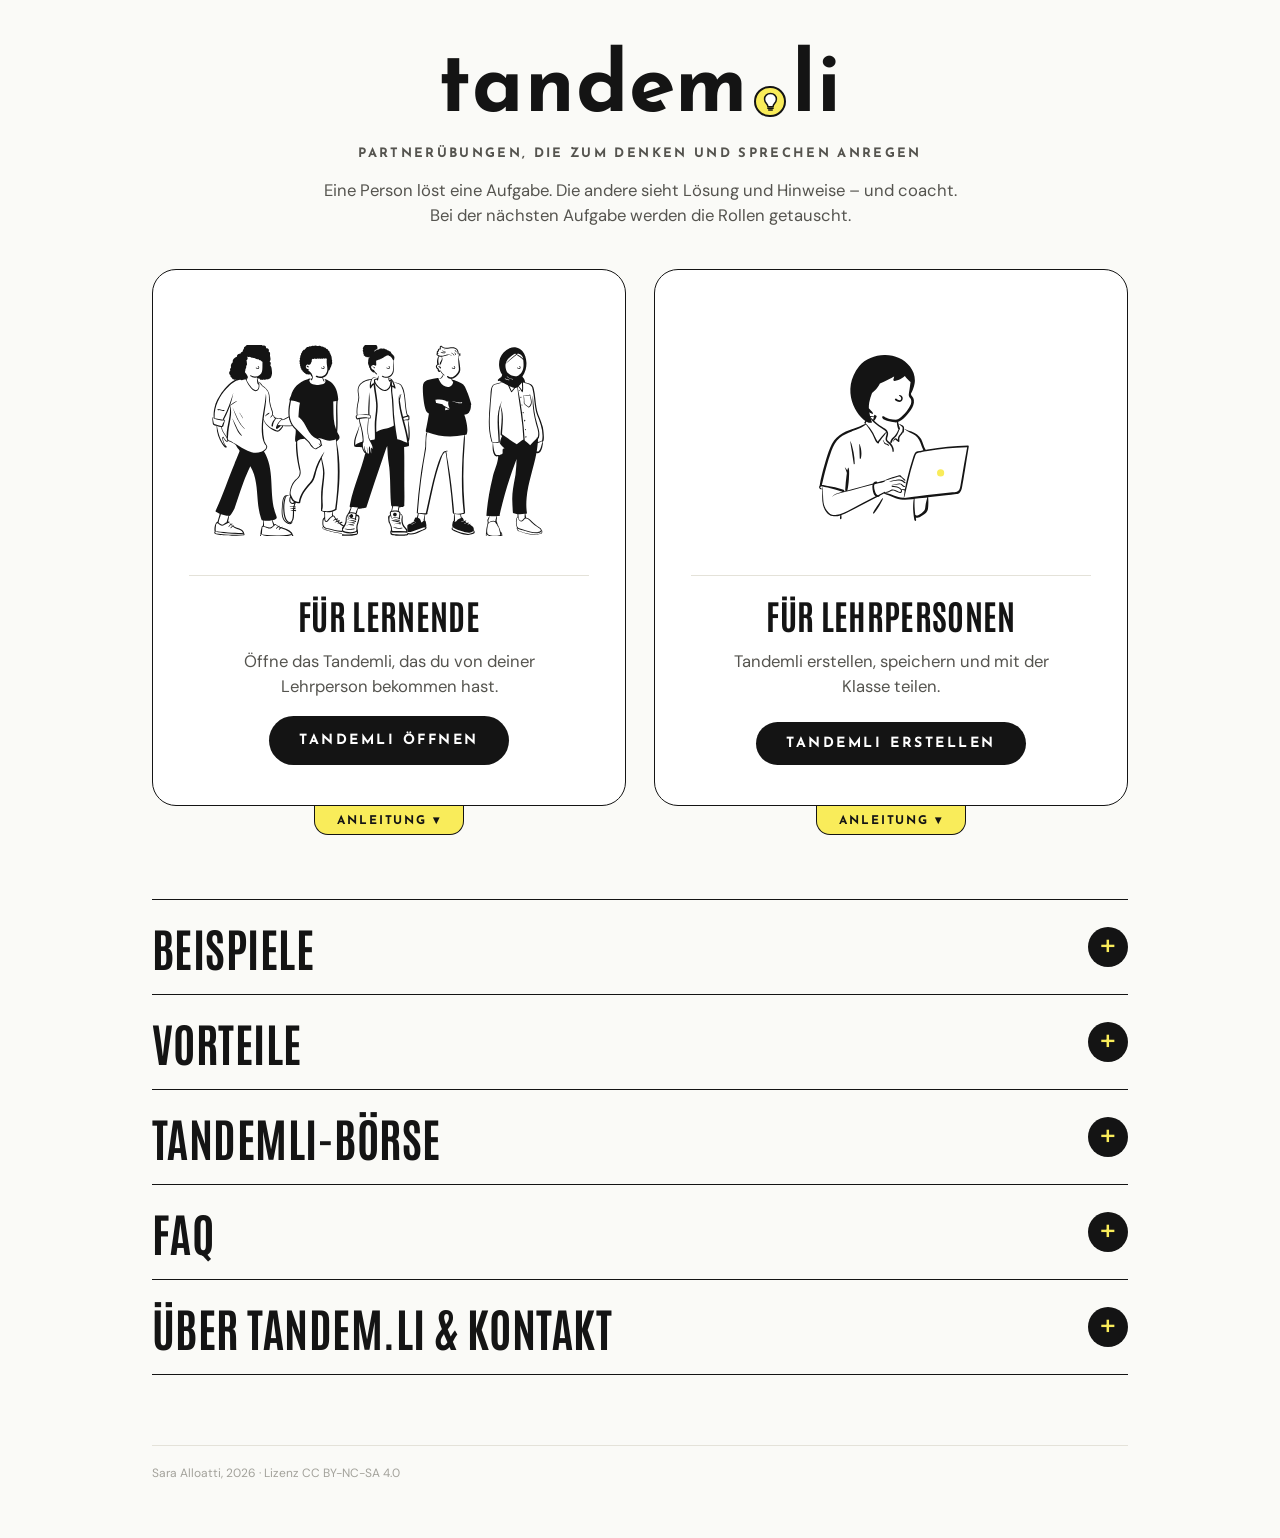
<file: index.html>
<!DOCTYPE html>
<html lang="de">
<head>
<meta charset="UTF-8">
<meta name="viewport" content="width=device-width, initial-scale=1.0">
<title>Tandem.li</title>
<link rel="icon" href="favicon.svg" type="image/svg+xml">
<link rel="icon" href="favicon-32.png" sizes="32x32" type="image/png">
<link rel="apple-touch-icon" href="apple-touch-icon.png">
<link rel="stylesheet" href="fonts/fonts.css" id="fontsCss">
<style>
:root{
  --ink:#141414;--ink2:#55544F;--ink3:#A3A29B;
  --paper:#FFFFFF;--bg:#FAFAF7;--bg2:#F3F2EC;--bg3:#E4E2D9;
  --yl:#F9EC5A;--yl-dk:#EBD93A;
  --line:1.5px solid var(--ink);
  --blob:url("data:image/svg+xml,%3Csvg xmlns='http://www.w3.org/2000/svg' viewBox='0 0 100 100' preserveAspectRatio='none'%3E%3Cpath fill='%23F9EC5A' d='M3,0 L97,0 C100,6 94,12 97,20 C100,28 94,34 97,42 C100,50 94,56 97,64 C100,72 94,78 97,86 C100,92 95,97 97,100 L3,100 C0,94 6,88 3,80 C0,72 6,66 3,58 C0,50 6,44 3,36 C0,28 6,22 3,14 C0,8 5,3 3,0 Z'/%3E%3C/svg%3E");
  --organic:58% 42% 55% 45% / 48% 56% 44% 52%;
  --fs-hero:clamp(26px,3.8vw,58px);
  --fs-xl:  clamp(22px,2.6vw,38px);
  --fs-lg:  clamp(17px,1.9vw,26px);
  --fs-md:  clamp(15px,1.3vw,18px);
  --fs-sm:  clamp(14px,1.1vw,16px);
  --fs-xs:  clamp(13px,0.95vw,15px);
  --r:10px;--rlg:18px;--rxl:24px;
}
*{box-sizing:border-box;margin:0;padding:0}
body{font-family:'DM Sans',system-ui,sans-serif;background:var(--bg);color:var(--ink);line-height:1.5}
h1,h2{font-family:'Antonio','Arial Narrow',sans-serif;font-weight:700;text-transform:uppercase;letter-spacing:.01em}
.caps{font-family:'Josefin Sans',sans-serif;font-weight:700;letter-spacing:.18em;text-transform:uppercase}
.wavy{background:var(--blob) center/100% 100% no-repeat}

/* Logo (Platzhalter: Punkt halb schwarz, halb gelb) */
.t-link{color:inherit;text-decoration:underline;text-decoration-thickness:.08em;text-underline-offset:.15em;white-space:nowrap}
.t-link:hover{text-decoration-color:var(--yl-dk)}
.logo-home{background:none;border:none;padding:0;margin:0;cursor:pointer;font:inherit;color:inherit}
.logo-home:hover .logo{opacity:.7}
.logo{font-family:'Josefin Sans',sans-serif;font-weight:700;letter-spacing:.01em;display:inline-flex;align-items:baseline;line-height:1;color:var(--ink)}
.logo-dot{display:inline-block;width:.24em;height:.24em;border-radius:50%;background:var(--yl);border:max(1px,.028em) solid var(--ink);margin:0 .05em;box-sizing:border-box}
.logo-dot-bulb{display:inline-flex;align-items:center;justify-content:center;width:.38em;height:.38em;margin:0 .07em}
.logo-dot-bulb svg{width:68%;height:68%;display:block}

/* ══ SETUP ══ */
.setup-page{max-width:760px;margin:0 auto;padding:clamp(1rem,4vw,2.5rem) clamp(1rem,3vw,1.5rem)}
.hero{margin-bottom:clamp(1.5rem,4vw,2.5rem)}
.kicker{display:flex;align-items:baseline;gap:12px;margin-bottom:14px;font-size:clamp(18px,1.8vw,22px)}
.kicker .caps{font-size:var(--fs-xs);color:var(--ink2)}
.hero h1{font-size:clamp(40px,6vw,76px);line-height:1;margin-bottom:14px}
.hl{background:var(--blob) center 62%/100% 72% no-repeat;padding:0 .14em;-webkit-box-decoration-break:clone;box-decoration-break:clone}
.hero p{font-size:var(--fs-md);color:var(--ink2);max-width:560px;line-height:1.7}
.btn-video{display:inline-flex;align-items:center;gap:8px;margin-top:16px;padding:10px 20px;border-radius:50px;background:var(--ink);color:#fff;font-size:var(--fs-xs);border:none;cursor:pointer}
.btn-video:hover{background:#333}
@media (max-width:480px){.btn-video{letter-spacing:.06em;font-size:12px;gap:10px;padding:12px 14px 10px}}
.flow{display:flex;align-items:stretch;margin-bottom:clamp(1.5rem,4vw,2.5rem);background:var(--paper);border-radius:var(--rxl);border:var(--line);overflow:hidden}
.flow-step{flex:1;padding:clamp(12px,2vw,20px) clamp(8px,1.5vw,16px);display:flex;flex-direction:column;align-items:center;text-align:center;gap:8px}
.flow-num{width:clamp(30px,3vw,40px);height:clamp(30px,3vw,40px);border-radius:var(--organic);display:flex;align-items:center;justify-content:center;font-family:'Antonio',sans-serif;font-weight:700;font-size:var(--fs-md);background:var(--yl);color:var(--ink);border:var(--line)}
.flow-label{font-size:var(--fs-sm);font-weight:600;line-height:1.3}
.flow-arrow{display:flex;align-items:center;color:var(--ink3);font-size:clamp(16px,1.6vw,22px)}
.set-badge{display:inline-flex;align-items:center;gap:8px;padding:7px 14px;border-radius:50px;background:var(--paper);border:1px solid var(--bg3);font-size:var(--fs-sm);color:var(--ink2);margin-bottom:clamp(1rem,2.5vw,1.75rem)}
.set-badge strong{color:var(--ink)}
.task-count{font-family:'Antonio',sans-serif;font-weight:700;text-transform:uppercase;font-size:var(--fs-lg);margin-bottom:8px}
.block{border:var(--line);border-radius:var(--rxl);background:var(--paper);margin-bottom:clamp(.8rem,2vw,1.5rem);overflow:hidden}
.block-head{padding:clamp(10px,1.6vw,16px) clamp(14px,2.5vw,22px);display:flex;align-items:center;gap:14px;border-bottom:var(--line)}
.block-num{width:clamp(34px,3.4vw,44px);height:clamp(34px,3.4vw,44px);border-radius:var(--organic);display:flex;align-items:center;justify-content:center;font-family:'Antonio',sans-serif;font-weight:700;font-size:clamp(17px,1.7vw,22px);background:var(--yl);flex-shrink:0}
.block-title{font-size:var(--fs-sm)}
.block-body{padding:clamp(14px,2.5vw,22px)}
label{font-size:var(--fs-sm);color:var(--ink2);display:block;margin-bottom:4px;font-weight:600}
.opt{font-weight:400;color:var(--ink3)}
input,textarea{font-family:'DM Sans',sans-serif;font-size:var(--fs-md);padding:9px 12px;border:1px solid #CFCDC4;border-radius:var(--r);background:var(--bg);color:var(--ink);width:100%}
input:focus,textarea:focus{outline:2px solid var(--ink);outline-offset:-1px;background:#fff}
.title-input{font-family:'Antonio',sans-serif;font-weight:700;font-size:clamp(20px,2.2vw,28px);text-transform:uppercase;letter-spacing:.01em;padding:8px 12px}
.title-input::placeholder{text-transform:none;font-family:'DM Sans',sans-serif;font-weight:400;font-size:var(--fs-md);color:var(--ink3)}
textarea{resize:vertical}
.field{margin-bottom:16px}
.grid2{display:grid;grid-template-columns:1fr 1fr;gap:10px;margin-bottom:12px}
.sep{border:none;border-top:1px solid var(--bg3);margin:14px 0}
.btn{display:inline-flex;align-items:center;gap:6px;padding:8px 14px;font-size:var(--fs-sm);font-weight:600;border-radius:var(--r);border:var(--line);background:var(--paper);color:var(--ink);cursor:pointer;font-family:'DM Sans',sans-serif;white-space:nowrap;transition:background .12s,transform .08s}
.btn:hover:not(:disabled){background:var(--bg2)}
.btn:active:not(:disabled){transform:scale(.97)}
.btn:disabled{opacity:.3;cursor:not-allowed}
.btn-ink{background:var(--ink);color:#fff}
.btn-ink:hover:not(:disabled){background:#333}
.btn-full{width:100%;justify-content:center;padding:14px;font-size:var(--fs-md)}
.btn-round{width:30px;height:30px;padding:0;justify-content:center;border-radius:50%;font-size:13px;font-weight:700;flex-shrink:0}
.pairs-list{max-height:280px;overflow-y:auto;margin-bottom:10px}
.pairs-list::-webkit-scrollbar{width:4px}
.pairs-list::-webkit-scrollbar-thumb{background:var(--bg3);border-radius:2px}
.pair-row{display:flex;align-items:stretch;border-radius:var(--r);margin-bottom:5px;overflow:hidden;border:1px solid #D9D7CE;cursor:grab;background:#fff}
.pair-row:active{cursor:grabbing}
.pair-row.drag-over{outline:2px solid var(--ink)}
.pair-ab{width:32px;flex-shrink:0;display:flex;align-items:center;justify-content:center;font-family:'Antonio',sans-serif;font-size:var(--fs-sm);font-weight:700}
.pair-ab-a{background:var(--ink);color:#fff}
.pair-ab-b{background:var(--bg2);color:var(--ink)}
.pair-content{flex:1;padding:7px 10px;min-width:0}
.pair-q{font-size:var(--fs-sm);font-weight:600;white-space:nowrap;overflow:hidden;text-overflow:ellipsis;margin-bottom:1px}
.pair-a{font-size:var(--fs-xs);color:var(--ink2);white-space:nowrap;overflow:hidden;text-overflow:ellipsis}
.pair-btns{display:flex;flex-direction:column}
.pair-btn{flex:1;padding:0 10px;border:none;background:var(--bg2);cursor:pointer;color:var(--ink2);font-size:12px;display:flex;align-items:center;border-left:1px solid #D9D7CE;transition:background .1s}
.pair-btn:first-child{border-bottom:1px solid #D9D7CE}
.pair-btn:hover{background:var(--bg3)}
.pair-btn-del:hover{background:#FDECEA;color:#C0392B}
.empty{text-align:center;padding:24px;color:var(--ink3);font-size:var(--fs-sm)}
.edit-box{background:var(--bg);border:1px dashed var(--ink3);border-radius:var(--r);padding:14px;margin-bottom:12px}
.drag-hint{font-size:var(--fs-xs);color:var(--ink3);text-align:center;margin-bottom:8px}
.warn{display:flex;align-items:center;gap:8px;background:var(--bg2);border:1px solid var(--ink3);border-radius:var(--r);padding:8px 12px;margin-top:10px;font-size:var(--fs-xs);color:var(--ink2)}
.note{background:var(--bg2);border:1px solid var(--bg3);border-radius:var(--r);padding:10px 14px;margin-bottom:12px;font-size:var(--fs-xs);color:var(--ink2);line-height:1.6;text-align:left}
.note a{color:var(--ink);font-weight:700}
.export-center{text-align:center;padding:clamp(10px,2vw,20px) clamp(4px,1vw,10px)}
.export-center p.lead{font-size:var(--fs-sm);color:var(--ink2);margin:10px auto 18px;max-width:380px;line-height:1.65}

/* ══ SICHTSCHUTZ-STREIFEN (Intro & Spiel) ══ */
/* Absperrband in Grau: diagonale Streifen, Text auf dunklem Band */
.divider{width:clamp(56px,6.5vw,86px);flex-shrink:0;display:flex;flex-direction:column;align-items:center;justify-content:space-between;gap:14px;padding:16px 0;
  background:var(--bg2);border-left:1.5px solid var(--bg3);border-right:1.5px solid var(--bg3)}
.div-text{writing-mode:vertical-lr;transform:rotate(180deg);font-size:clamp(10px,1vw,14px);color:#fff;background:var(--ink);text-align:center;line-height:1.5;flex:1;display:flex;align-items:center;justify-content:center;padding:14px 6px;border-radius:6px;box-shadow:0 0 0 3px #fff}
.div-info-btn{width:clamp(28px,3vw,38px);height:clamp(28px,3vw,38px);border-radius:50%;background:var(--paper);border:2px solid var(--ink);display:flex;align-items:center;justify-content:center;cursor:pointer;color:var(--ink);font-size:var(--fs-sm);font-weight:700;flex-shrink:0;font-family:'DM Sans',sans-serif}
.div-exit{width:clamp(28px,3vw,38px);height:clamp(28px,3vw,38px);border-radius:50%;background:var(--paper);border:2px solid var(--ink);display:flex;align-items:center;justify-content:center;cursor:pointer;color:var(--ink);font-size:var(--fs-sm);font-weight:700;flex-shrink:0;font-family:'DM Sans',sans-serif}
.div-exit:hover{background:var(--bg2)}
.div-info-btn:hover{background:var(--bg2)}

/* ══ INTRO ══ */
.intro-wrap{display:flex;flex-direction:column;height:100dvh;min-height:460px;background:var(--paper)}
.intro-head{text-align:center;padding:clamp(14px,2.4vw,28px) clamp(16px,3vw,40px) clamp(10px,1.6vw,18px);border-bottom:var(--line);flex-shrink:0}
.intro-head .logo{font-size:clamp(16px,1.6vw,22px);margin-bottom:clamp(6px,1vw,12px)}
.set-title{font-size:clamp(32px,5.6vw,80px);line-height:1;word-break:break-word;margin-bottom:clamp(6px,1vw,12px)}
.intro-sub{font-size:var(--fs-sm);color:var(--ink2);max-width:640px;margin:0 auto;line-height:1.5}
.intro-row{flex:1;display:flex;min-height:0}
.intro-panel{flex:1;display:flex;flex-direction:column;align-items:center;justify-content:center;gap:clamp(10px,1.6vw,20px);padding:clamp(20px,3.5vw,44px) clamp(20px,3vw,40px);text-align:center}
.intro-a{background:var(--blob) center/calc(100% - 28px) calc(100% - 28px) no-repeat}
.intro-kicker{font-size:var(--fs-sm);color:var(--ink)}
.intro-badge{width:clamp(64px,9vw,110px);height:clamp(64px,9vw,110px);border-radius:50%;background:var(--paper);border:3px solid var(--ink);display:flex;align-items:center;justify-content:center;font-family:'Antonio',sans-serif;font-size:clamp(34px,5.4vw,66px);font-weight:700;color:var(--ink)}
.intro-role{font-family:'Antonio',sans-serif;font-weight:700;text-transform:uppercase;font-size:var(--fs-lg);line-height:1.15}
.intro-tip{font-size:var(--fs-sm);color:var(--ink2);max-width:290px;line-height:1.55}
.intro-a .intro-tip{color:rgba(0,0,0,.72)}
.inline-bulb{display:inline-block;width:1.25em;height:1.25em;vertical-align:-.3em;margin:0 .05em}
.btn-los{background:var(--ink);color:#fff;border:none;border-radius:50px;padding:clamp(10px,1.4vw,16px) clamp(30px,4vw,54px);font-family:'Antonio',sans-serif;text-transform:uppercase;font-size:clamp(22px,2.8vw,38px);font-weight:700;cursor:pointer;letter-spacing:.06em;transition:background .15s,transform .08s}
.btn-los:hover{background:#333}
.btn-los:active{transform:scale(.96)}

/* ══ GAME ══ */
.game-wrap{display:flex;flex-direction:column;height:100dvh;min-height:420px;background:var(--paper)}
.test-bar{background:var(--ink);padding:clamp(5px,.8vw,9px) clamp(12px,2vw,20px);display:flex;align-items:center;justify-content:space-between;gap:10px;flex-shrink:0}
.test-bar span{font-size:var(--fs-xs);color:#fff}
.btn-back{display:inline-flex;align-items:center;gap:5px;padding:6px 13px;font-size:var(--fs-xs);font-weight:700;background:#fff;color:var(--ink);border:none;border-radius:var(--r);cursor:pointer;font-family:'DM Sans',sans-serif}
.btn-back:hover{background:var(--bg3)}
.game{display:flex;flex:1;overflow:hidden}
.game-panel{flex:1;background:var(--paper);display:flex;flex-direction:column;padding:clamp(10px,1.5vw,18px);gap:clamp(8px,1.2vw,14px);overflow:hidden;position:relative;min-width:0}
/* Löseseite: gelbe, gewellte Fläche = «Hier bist du dran» */
.q-card{flex:1;display:flex;flex-direction:column;align-items:center;position:relative;min-height:0;padding:clamp(14px,2vw,26px) clamp(18px,2.4vw,30px)}
.q-inner{flex:1;display:flex;flex-direction:column;align-items:center;justify-content:flex-start;gap:10px;width:100%;padding:clamp(8px,1.5vw,20px);min-height:0;overflow-y:auto}
.q-inner::before{content:'';margin-top:auto}
.q-inner::after{content:'';margin-bottom:auto}
.q-text{font-family:'DM Sans',sans-serif;font-size:var(--fs-hero);font-weight:700;text-align:center;line-height:1.3;word-break:break-word;color:var(--ink)}
.anw{font-size:var(--fs-sm);font-weight:600;color:var(--ink2);text-align:center;width:100%;flex-shrink:0}
.anw-btn{position:absolute;top:14px;left:50%;transform:translateX(-50%);background:rgba(0,0,0,.08);border:none;border-radius:50%;width:26px;height:26px;font-size:12px;font-weight:700;cursor:pointer;color:var(--ink);z-index:2;font-family:'DM Sans',sans-serif}
/* Ich-Badge */
.ich-badge{position:absolute;top:clamp(10px,1.4vw,16px);right:clamp(12px,1.6vw,18px);display:inline-flex;align-items:center;z-index:2}
.ich-label{background:var(--ink);color:#fff;font-size:clamp(9px,0.8vw,12px);padding:5px 8px 4px 10px;border-radius:12px 0 0 12px;line-height:1}
.ich-circle{background:var(--paper);color:var(--ink);width:clamp(26px,2.6vw,36px);height:clamp(26px,2.6vw,36px);border-radius:50%;border:2px solid var(--ink);display:flex;align-items:center;justify-content:center;font-family:'Antonio',sans-serif;font-weight:700;font-size:clamp(14px,1.4vw,19px);margin-left:-2px}
/* Punktestand */
.my-score{font-size:var(--fs-xs);font-weight:600;color:var(--ink2);display:flex;align-items:center;gap:6px;flex-shrink:0;padding:0 4px}
.my-score strong{color:var(--ink);font-size:var(--fs-sm)}
.prog-badge{margin-left:auto;color:var(--ink3);font-weight:600}
/* Coachseite: graues Feld «Das sieht dein Gegenüber» */
.mini-card{border-radius:var(--rlg);display:flex;flex-direction:column;flex:0 0 32%;min-height:0;background:var(--bg2);border:1.5px dashed var(--ink3);position:relative;overflow:hidden}
.mini-head{display:flex;align-items:center;justify-content:center;gap:8px;padding:8px 12px 7px;border-bottom:1.5px dashed var(--ink3);color:var(--ink2);font-size:clamp(10px,.85vw,12px);flex-shrink:0}
.mini-head svg{width:clamp(22px,2vw,28px);height:auto;flex-shrink:0}
.mini-body{flex:1;min-height:0;overflow-y:auto;display:flex;flex-direction:column;align-items:center;gap:6px;padding:clamp(10px,1.4vw,16px);position:relative}
.mini-body::before{content:'';margin-top:auto}
.mini-body::after{content:'';margin-bottom:auto}
.mini-body .anw-btn{top:8px}
.anw-btn{width:32px!important;height:32px!important;font-size:14px!important;background:#fff!important;border:1.5px solid var(--ink)!important}
.anw-btn:hover{background:var(--bg2)!important}
.q-card>.anw{padding-top:40px!important;flex-shrink:0}
.mini-q-text{font-family:'DM Sans',sans-serif;font-size:var(--fs-lg);font-weight:700;text-align:center;line-height:1.35;word-break:break-word;color:var(--ink)}
.coach-card{flex:1;border-radius:var(--rxl);border:var(--line);background:var(--paper);display:flex;flex-direction:column;align-items:center;justify-content:flex-start;padding:clamp(12px,1.5vw,20px);gap:clamp(8px,1.1vw,14px);min-height:0;overflow-y:auto;position:relative}
/* «Safe center»: zentriert, wenn Platz da ist — sonst oben ausgerichtet und scrollbar */
.coach-card::before{content:'';margin-top:auto}
.coach-card::after{content:'';margin-bottom:auto}
/* Grosse Glühbirne (geschlossener Zustand) */
.bulb-btn{display:flex;flex-direction:column;align-items:center;gap:clamp(8px,1.2vw,14px);background:none;border:none;cursor:pointer;color:var(--ink);flex-shrink:0;padding:6px}
.bulb-blob{width:clamp(110px,24vh,210px);height:clamp(110px,24vh,210px);border-radius:var(--organic);background:var(--yl);border:var(--line);display:flex;align-items:center;justify-content:center;animation:breathe 2.8s ease-in-out infinite}
.bulb-blob svg{width:60%;height:60%;transition:transform .25s}
.bulb-btn:hover .bulb-blob{background:var(--yl-dk)}
.bulb-btn:hover svg{transform:rotate(-10deg) scale(1.05)}
.bulb-btn:focus-visible{outline:2px solid var(--ink);outline-offset:4px;border-radius:12px}
.bulb-label{font-size:var(--fs-xs)}
@keyframes breathe{0%,100%{transform:scale(1)}50%{transform:scale(1.035)}}
@media (prefers-reduced-motion:reduce){.bulb-blob{animation:none}}
/* Lösung offen */
.sol-hide{display:inline-flex;align-items:center;gap:8px;background:none;border:none;cursor:pointer;color:var(--ink2);font-size:clamp(10px,.85vw,12px);padding:4px 8px;border-radius:20px;flex-shrink:0}
.sol-hide:hover{background:var(--bg2);color:var(--ink)}
.sol-hide svg{width:26px;height:26px}
.sol-text{font-family:'DM Sans',sans-serif;font-size:var(--fs-hero);font-weight:700;color:var(--ink);text-align:center;line-height:1.3;word-break:break-word;width:100%;max-width:460px;flex-shrink:0}
.hint{font-size:var(--fs-xs);color:var(--ink2);font-style:italic;text-align:center;max-width:440px;line-height:1.55;border-top:1px solid var(--bg3);padding-top:8px;width:100%;flex-shrink:0}
.score-label{font-size:var(--fs-sm);font-weight:600;color:var(--ink2);flex-shrink:0;text-align:center}
.score-row{display:flex;gap:clamp(6px,.8vw,10px);width:100%;max-width:440px;flex-shrink:0}
.score-btn{flex:1;display:flex;flex-direction:column;align-items:center;justify-content:center;padding:clamp(9px,1.2vw,14px) 4px;border:var(--line);border-radius:var(--r);background:var(--paper);cursor:pointer;gap:2px;font-family:'DM Sans',sans-serif;font-weight:700;color:var(--ink);font-size:var(--fs-xs);transition:background .12s,transform .08s}
.score-btn:hover{background:var(--yl)}
.score-btn:active{transform:scale(.95)}
.score-icon{font-size:clamp(20px,2.4vw,32px);line-height:1}
.awarded{display:flex;align-items:center;justify-content:center;gap:6px;padding:clamp(7px,1vw,11px) 14px;border-radius:var(--r);font-size:var(--fs-sm);font-weight:600;flex-shrink:0;width:100%;max-width:440px;background:var(--bg2);border:1px solid var(--bg3)}
.btn-next{width:100%;max-width:440px;padding:clamp(10px,1.2vw,14px);font-size:var(--fs-xs);color:#fff;background:var(--ink);border:none;border-radius:var(--r);cursor:pointer;display:flex;align-items:center;justify-content:center;gap:6px;flex-shrink:0;transition:background .12s,color .12s}
.btn-next:hover{background:var(--yl);color:var(--ink)}
/* Feiern im neuen Stil: 2 Punkte = Stempel + Explosion, 1 Punkt = ein paar Funken */
.confetti-container{position:absolute;inset:0;pointer-events:none;overflow:hidden;z-index:10}
.cheer-stamp{position:absolute;left:50%;top:46%;width:clamp(120px,24vh,210px);height:clamp(120px,24vh,210px);margin:calc(clamp(120px,24vh,210px)/-2) 0 0 calc(clamp(120px,24vh,210px)/-2);border-radius:var(--organic);background:#fff;border:3px solid var(--ink);display:flex;align-items:center;justify-content:center;animation:stamp-pop 3.2s cubic-bezier(.2,.9,.3,1.3) forwards}
.cheer-stamp svg{width:58%;height:58%}
@keyframes stamp-pop{0%{transform:scale(0) rotate(-25deg);opacity:0}16%{transform:scale(1.18) rotate(6deg);opacity:1}26%{transform:scale(1) rotate(-3deg)}85%{transform:scale(1) rotate(-3deg);opacity:1}100%{transform:scale(.85) rotate(-3deg);opacity:0}}
.burst{position:absolute;left:50%;top:46%;animation:burst-out ease-out forwards}
@keyframes burst-out{0%{transform:translate(-50%,-50%) scale(.2) rotate(0);opacity:1}75%{opacity:1}100%{transform:translate(calc(-50% + var(--dx)),calc(-50% + var(--dy))) scale(1) rotate(var(--rot));opacity:0}}
.spark{position:absolute;animation:spark-rise ease-out forwards}
@keyframes spark-rise{0%{transform:scale(0) translateY(0) rotate(0);opacity:0}30%{transform:scale(1.1) translateY(-14px) rotate(20deg);opacity:1}100%{transform:scale(.7) translateY(-70px) rotate(60deg);opacity:0}}
@media (prefers-reduced-motion:reduce){.burst,.spark{display:none}}
/* Modal */
.modal-bg{position:fixed;inset:0;background:rgba(0,0,0,.5);display:flex;align-items:center;justify-content:center;z-index:100;padding:20px}
.modal{background:var(--paper);border-radius:var(--rxl);border:var(--line);padding:clamp(20px,3vw,36px);max-width:480px;width:100%;box-shadow:0 20px 60px rgba(0,0,0,.25);max-height:90vh;overflow-y:auto}
.modal h2{font-size:clamp(24px,2.6vw,34px);margin-bottom:14px;line-height:1.05}
.modal p{font-size:var(--fs-md);color:var(--ink2);margin-bottom:10px;line-height:1.65}
.modal-tip{background:var(--bg2);border-left:4px solid var(--ink);border-radius:0 var(--r) var(--r) 0;padding:10px 14px;font-size:var(--fs-sm)!important;color:var(--ink)!important;margin-bottom:8px!important}
.modal-yl{background:var(--yl)!important;border-left-color:var(--ink)!important}
.modal-close{display:block;width:100%;margin-top:16px;padding:12px;font-size:var(--fs-xs);background:var(--ink);color:#fff;border:none;border-radius:var(--r);cursor:pointer}
.modal-close:hover{background:#333}
/* Auswertung */
.results{max-width:660px;margin:0 auto;padding:clamp(2rem,5vw,4rem) 1.25rem;text-align:center}
.results .res-title{font-size:var(--fs-sm);color:var(--ink2);margin-bottom:6px}
.results h2{font-size:clamp(36px,5vw,64px);line-height:1;margin-bottom:8px}
.result-cards{display:grid;grid-template-columns:1fr 1fr;gap:14px;margin:28px 0 24px}
.result-card{border-radius:var(--rlg);padding:clamp(18px,3vw,30px);border:var(--line);background:var(--paper)}
.result-card.win{border:none;background:var(--blob) center/100% 100% no-repeat}
.result-score{font-family:'Antonio',sans-serif;font-size:clamp(48px,7vw,84px);font-weight:700;line-height:1;margin:6px 0}
.badge{font-size:clamp(9px,.8vw,11px);border-radius:20px;padding:5px 12px 4px;display:inline-block;margin-bottom:8px;color:#fff;background:var(--ink)}
.badge-tie{background:var(--ink3)}
.game.leaving .q-inner,.game.leaving .mini-body,.game.leaving .coach-card>*{opacity:0;transition:opacity 1.8s ease 2.4s}
.game.leaving-quick .q-inner,.game.leaving-quick .mini-body,.game.leaving-quick .coach-card>*{transition:opacity 1.8s ease .8s}
.game.entering .q-inner,.game.entering .mini-body,.game.entering .coach-card>*{animation:tlFadeIn 1s ease}
@keyframes tlFadeIn{from{opacity:0}to{opacity:1}}
@media (prefers-reduced-motion:reduce){.game.leaving .q-inner,.game.leaving .mini-body,.game.leaving .coach-card>*{transition:none}.game.entering .q-inner,.game.entering .mini-body,.game.entering .coach-card>*{animation:none}}
.ico-shuffle{width:1.15em;height:1.15em;vertical-align:-.22em;margin-right:6px}
.trophy-big{display:block;width:clamp(80px,11vw,130px);height:auto;margin:0 auto 10px}
.trophy-sm{width:1.5em;height:1.5em;vertical-align:-.45em;margin-right:5px}
.btn-row{display:flex;gap:10px;justify-content:center;flex-wrap:wrap}

/* ══ WEBSITE-TEIL unter den Türen ══ */
.site-nav{display:flex;flex-wrap:wrap;justify-content:center;gap:8px;margin:clamp(28px,4vw,44px) 0 8px}
.site-nav a{font-family:'Josefin Sans',sans-serif;font-weight:700;letter-spacing:.16em;text-transform:uppercase;font-size:var(--fs-xs);color:var(--ink);text-decoration:none;border:var(--line);border-radius:50px;padding:9px 16px 7px;background:var(--paper)}
.site-nav a:hover{background:var(--yl)}
.sec{padding:clamp(36px,6vw,64px) 0 0;scroll-margin-top:16px}
.sec>h2{font-size:clamp(36px,5vw,58px);line-height:1;margin-bottom:clamp(16px,2.4vw,26px)}
.sec h3{font-family:'Josefin Sans',sans-serif;font-weight:700;letter-spacing:.14em;text-transform:uppercase;font-size:var(--fs-sm);margin-bottom:10px}
.sec p,.sec li{font-size:var(--fs-md);line-height:1.65;color:var(--ink2)}
.sec strong{color:var(--ink)}
.grid3{display:grid;grid-template-columns:repeat(3,minmax(0,1fr));gap:clamp(12px,2vw,22px)}
.grid2s{display:grid;grid-template-columns:repeat(2,minmax(0,1fr));gap:clamp(12px,2vw,22px)}
.card{border:var(--line);border-radius:var(--rlg);background:var(--paper);padding:clamp(16px,2.4vw,26px)}
.card ul{padding-left:1.1em;display:flex;flex-direction:column;gap:8px}
.step-n{width:44px;height:44px;border-radius:var(--organic);background:var(--yl);border:var(--line);display:flex;align-items:center;justify-content:center;font-family:'Antonio',sans-serif;font-weight:700;font-size:22px;margin-bottom:12px}
.card .btn{margin-top:14px}
.faq details{border-bottom:1px solid var(--bg3);padding:14px 0}
.faq summary{cursor:pointer;font-weight:700;font-size:var(--fs-md);color:var(--ink);list-style:none;display:flex;justify-content:space-between;gap:14px}
.faq summary::-webkit-details-marker{display:none}
.faq summary::after{content:'+';font-family:'Antonio',sans-serif;font-size:24px;line-height:1}
.faq details[open] summary::after{content:'–'}
.faq details p{margin-top:10px}
.hist{display:flex;flex-direction:column;gap:clamp(14px,2vw,22px)}
.site-foot{margin-top:clamp(40px,6vw,70px);padding:18px 0 8px;border-top:1px solid var(--bg3);font-size:var(--fs-xs);color:var(--ink2)}
.foot-row{display:flex;flex-wrap:wrap;align-items:center;justify-content:space-between;gap:10px 18px}
.foot-pills{display:flex;flex-wrap:wrap;gap:6px}
.foot-pill{background:none;border:1px solid var(--bg3);border-radius:50px;padding:5px 12px;font-family:'DM Sans',sans-serif;font-size:12px;color:var(--ink2);cursor:pointer}
.foot-pill:hover{border-color:var(--ink3);color:var(--ink)}
.foot-pill.on{background:var(--ink);border-color:var(--ink);color:#fff}
.foot-copy{font-size:12px;color:var(--ink3)}
.foot-panel{margin-top:12px;padding:16px 18px;border:1px solid var(--bg3);border-radius:var(--r);background:var(--paper)}
.foot-grid{display:grid;grid-template-columns:repeat(auto-fit,minmax(min(100%,300px),1fr));gap:18px 28px}
.foot-sec h3{font-family:'Josefin Sans',sans-serif;font-weight:700;letter-spacing:.14em;text-transform:uppercase;font-size:11px;color:var(--ink);margin-bottom:8px}
.foot-panel p{font-size:var(--fs-xs);line-height:1.6;color:var(--ink2);margin-bottom:8px}
.foot-panel p:last-child{margin-bottom:0}
.foot-panel a{color:var(--ink);text-underline-offset:2px}
.mail-shown{font-weight:700;color:var(--ink);font-size:var(--fs-md)}

.tiles{display:grid;grid-template-columns:repeat(auto-fill,minmax(min(100%,270px),1fr));gap:12px}
.tile{border:var(--line);border-radius:var(--r);background:var(--paper);padding:12px 14px;display:flex;flex-direction:column;gap:4px}
.tile-tag{font-family:'Josefin Sans',sans-serif;font-weight:700;letter-spacing:.14em;text-transform:uppercase;font-size:10px;color:var(--ink2);align-self:flex-start;background:var(--bg2);border-radius:20px;padding:3px 8px 2px}
.howto-img{display:block;width:100%;max-width:420px;height:auto;margin:6px 0 14px;border:1px solid var(--bg3);border-radius:var(--r)}
.faq-img{display:block;width:100%;max-width:460px;height:auto;margin:10px 0;border:1px solid var(--bg3);border-radius:var(--r)}
.link-off{color:var(--ink3);font-weight:700;text-decoration:underline dotted;cursor:not-allowed}
.soon-tag{font-size:11px;font-family:'Josefin Sans',sans-serif;font-weight:700;letter-spacing:.12em;text-transform:uppercase;background:var(--bg2);border-radius:20px;padding:3px 8px 2px;color:var(--ink2)}
.vmodal-bg{position:fixed;inset:0;background:rgba(0,0,0,.72);display:flex;align-items:center;justify-content:center;z-index:200;padding:clamp(12px,4vw,40px)}
.vmodal{position:relative;width:min(960px,100%);background:#000;border-radius:var(--rlg);box-shadow:0 20px 60px rgba(0,0,0,.4)}
.vframe{position:relative;width:100%;aspect-ratio:16/9}
.vframe video{position:absolute;inset:0;width:100%;height:100%;border-radius:var(--rlg);background:#000}
.vfallback{position:absolute;inset:0;display:flex;flex-direction:column;align-items:center;justify-content:center;gap:14px;color:#fff;text-align:center;padding:20px}
.vframe iframe{position:absolute;inset:0;width:100%;height:100%;border:0;border-radius:var(--rlg)}
.vmodal-x{position:absolute;top:-16px;right:-16px;width:40px;height:40px;border-radius:50%;background:#fff;border:2px solid var(--ink);font-size:18px;font-weight:700;cursor:pointer;z-index:2;display:flex;align-items:center;justify-content:center}
.vmodal-x:hover{background:var(--yl)}
@media (max-width:600px){.vmodal-x{top:-12px;right:-6px}}
.btn-pair{display:flex;flex-wrap:wrap;gap:8px}
.gmodal{position:relative;width:min(900px,100%);max-height:92vh;overflow:auto;background:var(--paper);border-radius:var(--rlg);border:var(--line);padding:clamp(16px,3vw,28px);box-shadow:0 20px 60px rgba(0,0,0,.4)}
.gtitle{font-size:clamp(24px,3vw,36px);line-height:1.05;margin:0 30px 14px 0}
.gstage{position:relative;display:flex;align-items:center;justify-content:center;background:var(--bg);border:1px solid var(--bg3);border-radius:var(--r);min-height:200px}
.gstage video{display:block;max-width:100%;max-height:60vh;border-radius:var(--r)}
.gcredit{flex-basis:100%;font-size:11px;color:var(--ink3)}
.gstage img{display:block;max-width:100%;max-height:60vh;height:auto;border-radius:var(--r)}
.garrow{position:absolute;top:50%;transform:translateY(-50%);width:44px;height:44px;border-radius:50%;border:2px solid var(--ink);background:#fff;font-size:26px;line-height:1;cursor:pointer;display:flex;align-items:center;justify-content:center}
.garrow:hover{background:var(--yl)}
.gprev{left:8px}.gnext{right:8px}
.gmodal .vmodal-x{top:12px;right:12px}
@media (max-width:600px){.garrow{width:34px;height:34px;font-size:20px}.gmodal .vmodal-x{top:8px;right:8px}}
.gcap{font-size:var(--fs-md);color:var(--ink2);line-height:1.55;margin:14px 0 12px}
.gvar{font-family:'Josefin Sans',sans-serif;font-weight:700;letter-spacing:.14em;text-transform:uppercase;font-size:var(--fs-xs);color:var(--ink);margin:0 0 10px}
.gvar2{margin-top:22px;padding-top:18px;border-top:1px solid var(--bg3)}
.gvar2 .soon-tag{white-space:nowrap}
.gvar2 .link-off{font-size:var(--fs-sm)}
.gvar2-img{display:block;width:100%;max-width:320px;border-radius:var(--r);border:1px solid var(--bg3);margin:0 0 10px}
.gvar2-txt{font-size:var(--fs-sm);color:var(--ink2);margin:0 0 10px}
.gfoot{display:flex;flex-wrap:wrap;align-items:center;justify-content:space-between;gap:10px 16px;font-size:var(--fs-xs)}
.gdots{display:flex;gap:6px}
.gdot{width:10px;height:10px;border-radius:50%;border:1.5px solid var(--ink);background:#fff;padding:0;cursor:pointer}
.gdot.on{background:var(--ink)}
.gmore{color:var(--ink3);font-style:italic}
.door-wrap{display:contents}
.door-wrap .door{position:relative;z-index:1;min-width:0}
.drawer{justify-self:center;align-self:start;min-width:0}
@media (min-width:701px){.doors{grid-template-rows:auto auto;row-gap:0!important;align-items:stretch}
.door-learn{grid-column:1;grid-row:1}.door-teach{grid-column:2;grid-row:1}
#drawer-ln{grid-column:1;grid-row:2}#drawer-lp{grid-column:2;grid-row:2}}
@media (max-width:700px){.doors{row-gap:0!important}.door-wrap+.door-wrap .door{margin-top:clamp(14px,2.5vw,28px)}}
.drawer{width:calc(100% - 36px);display:flex;flex-direction:column;align-items:center}
.drawer.open{border:var(--line);border-top:none;border-radius:0 0 var(--rlg) var(--rlg);background:var(--paper);margin-top:-1px}
.drawer-body{width:100%;padding:22px clamp(16px,2.6vw,28px) 6px;text-align:left}
.drawer-body .howto{margin-bottom:14px}
.drawer-body .howto li{font-size:var(--fs-sm);line-height:1.55;color:var(--ink2)}
.drawer-tab{margin-top:-1.5px;background:var(--yl);border:var(--line);border-top:none;border-radius:0 0 14px 14px;padding:8px 22px 7px;font-family:'Josefin Sans',sans-serif;font-weight:700;letter-spacing:.16em;text-transform:uppercase;font-size:12px;color:var(--ink);cursor:pointer}
.drawer-tab:hover{background:var(--yl-dk)}
.drawer-close{width:34px;height:34px;border-radius:50%;border:var(--line);background:#fff;color:var(--ink);font-family:'DM Sans',sans-serif;font-weight:500;font-size:24px;line-height:1;display:flex;align-items:center;justify-content:center;margin:8px 0 14px;padding-bottom:3px!important;cursor:pointer;padding:0}
.drawer-close:hover{background:var(--yl)}
.btn-video{display:flex;align-items:center;justify-content:center;gap:12px;width:100%;background:var(--ink);color:#fff;border:none;border-radius:50px;padding:14px 20px 12px;margin-bottom:20px;font-family:'Josefin Sans',sans-serif;font-weight:700;letter-spacing:.12em;text-transform:uppercase;font-size:var(--fs-sm);cursor:pointer}
.btn-video .play{width:28px;height:28px;flex-shrink:0;border-radius:50%;background:var(--yl);color:var(--ink);display:flex;align-items:center;justify-content:center;font-size:12px;padding-left:2px;margin-top:-2px}
.btn-video:hover{background:#333}
@media (max-width:480px){.btn-video{letter-spacing:.06em;font-size:12px;gap:10px;padding:12px 14px 10px}}
.sacc{border-top:var(--line);scroll-margin-top:16px}
.sacc:last-of-type{border-bottom:var(--line)}
.sacc>summary{cursor:pointer;list-style:none;display:flex;align-items:center;justify-content:space-between;gap:16px;padding:clamp(16px,2.4vw,24px) 0}
.sacc>summary::-webkit-details-marker{display:none}
.sacc>summary h2{font-size:clamp(28px,4vw,46px);line-height:1;margin:0}
.sacc>summary::after{content:'+';flex-shrink:0;width:40px;height:40px;border-radius:50%;background:var(--ink);color:var(--yl);display:flex;align-items:center;justify-content:center;font-family:'DM Sans',sans-serif;font-weight:500;font-size:28px;line-height:1;padding-bottom:3px;box-sizing:border-box}
.sacc[open]>summary::after{content:'\2212'}
.sacc>summary:hover h2{text-decoration:underline;text-decoration-color:var(--yl);text-decoration-thickness:6px;text-underline-offset:4px}
.sacc-body{padding:0 0 clamp(24px,3.5vw,40px)}
.sacc-body.sec{padding-top:0}
.saccs{margin-top:clamp(36px,6vw,64px)}
.sacc .foot-grid .foot-sec p{font-size:var(--fs-sm);line-height:1.6;color:var(--ink2);margin-bottom:8px}
.sacc .foot-grid a{color:var(--ink);text-underline-offset:2px}
.vthumb{display:block;width:100%;margin:22px 0 4px;padding:0;background:none;border:none;cursor:pointer;text-align:left;color:var(--ink)}
.vthumb-img{position:relative;display:block;border:var(--line);border-radius:var(--r);overflow:hidden;aspect-ratio:16/9;background:var(--bg2)}
.vthumb-img img{width:100%;height:100%;object-fit:cover;display:block;filter:saturate(.9)}
.vthumb-img::after{content:'';position:absolute;inset:0;background:rgba(20,20,20,.18);transition:background .2s}
.vthumb:hover .vthumb-img::after{background:rgba(20,20,20,.05)}
.vthumb-play{position:absolute;left:50%;top:50%;width:64px;height:64px;margin:-32px 0 0 -32px;border-radius:50%;background:var(--yl);border:var(--line);z-index:1;transition:transform .2s}
.vthumb-play::before{content:'';position:absolute;left:25px;top:19px;border-style:solid;border-width:13px 0 13px 21px;border-color:transparent transparent transparent var(--ink)}
.vthumb:hover .vthumb-play{transform:scale(1.08)}
.vthumb-dur{position:absolute;right:8px;bottom:8px;z-index:1;background:var(--ink);color:#fff;font-size:12px;font-weight:600;border-radius:6px;padding:2px 7px}
.vthumb-cap{display:block;margin-top:8px;font-weight:700;font-size:var(--fs-sm)}
.vthumb-kick{font-family:'Josefin Sans',sans-serif;letter-spacing:.14em;text-transform:uppercase;font-size:10px;background:var(--yl);border:1px solid var(--ink);border-radius:20px;padding:2px 8px 1px;margin-right:8px;vertical-align:2px}
.tile-plus{text-decoration:none;color:var(--ink);background:var(--yl);border-style:dashed}
.tile-plus:hover{background:var(--yl-dk)}
.tile-plus .plus{font-family:'Antonio',sans-serif;font-weight:700;font-size:44px;line-height:.9}
.tile-plus p{color:rgba(0,0,0,.72)}
.tile-go{margin-top:auto;padding-top:6px;font-weight:700;font-size:var(--fs-xs);text-decoration:underline;text-underline-offset:2px}
a.btn,a.btn-video{text-decoration:none}
.tile h3{font-family:'DM Sans',sans-serif;letter-spacing:0;text-transform:none;font-size:clamp(17px,1.5vw,19px);line-height:1.2;margin:4px 0 0}
.tile p{font-size:var(--fs-xs);line-height:1.45;color:var(--ink2)}
.tile-links{display:flex;flex-wrap:wrap;gap:4px 14px;margin-top:auto;padding-top:6px;font-size:var(--fs-xs)}
.tile-links .link-btn{font-size:var(--fs-xs)}
.tile-links{align-items:center}
.tile-try{background:var(--ink);color:#fff;border:none;border-radius:50px;padding:7px 14px 6px;font-family:'Josefin Sans',sans-serif;font-weight:700;letter-spacing:.1em;text-transform:uppercase;font-size:11px;cursor:pointer}
.tile-try:hover{background:#333}
.tile-dl{font-size:11px;color:var(--ink3);text-decoration:underline;text-underline-offset:2px}
.tile-dl:hover{color:var(--ink2)}
.bloom{display:flex;align-items:center;gap:10px;border-top:1px solid var(--bg3);margin-top:10px;padding-top:10px;font-size:13px;font-weight:600;color:var(--ink2)}
.bloom svg{flex-shrink:0}
.sr-only{position:absolute;width:1px;height:1px;overflow:hidden;clip:rect(0 0 0 0);white-space:nowrap}
.bloom-dots{display:inline-flex;gap:3px}
.bloom-dots i{width:7px;height:7px;border-radius:50%;border:1px solid var(--ink3);display:block}
.bloom-dots i.on{background:var(--ink);border-color:var(--ink)}
.bloom-coach{flex-basis:100%;font-weight:500;color:var(--ink3)}
.boerse-sub{font-weight:700;font-size:var(--fs-md);margin-bottom:6px}
.boerse-txt{font-size:var(--fs-sm);color:var(--ink2);line-height:1.6;max-width:640px;margin-bottom:16px}
a.link-btn{color:var(--ink);font-weight:700}

.q-text,.sol-text,.mini-q-text{white-space:pre-line}
.vorteile{display:flex;flex-direction:column;gap:10px}
.vt{background:var(--yl);border-radius:var(--rlg);border:var(--line);overflow:hidden}
.vt summary{cursor:pointer;list-style:none;display:flex;justify-content:space-between;align-items:center;gap:14px;padding:14px 18px;font-family:'Antonio',sans-serif;font-weight:700;text-transform:uppercase;font-size:clamp(18px,2vw,24px);letter-spacing:.01em;color:var(--ink)}
.vt summary::-webkit-details-marker{display:none}
.vt summary::after{content:'+';flex-shrink:0;width:30px;height:30px;border-radius:50%;background:var(--ink);color:var(--yl);display:flex;align-items:center;justify-content:center;font-size:20px;line-height:1}
.vt[open] summary::after{content:'–'}
.vt:hover{background:var(--yl-dk)}
.vt p{background:#fff;margin:0;padding:14px 18px 16px;border-top:var(--line);color:var(--ink2)}
.howto{list-style:none;padding:0;margin:0 0 6px;display:flex;flex-direction:column;gap:12px}
.howto li{display:flex;gap:12px;align-items:flex-start}
.howto .step-n{width:34px;height:34px;font-size:17px;margin:0;flex-shrink:0}
.faq details p+p{margin-top:10px}
.faq-list{margin:10px 0 0 1.1em;display:flex;flex-direction:column;gap:6px}
.faq-list li{font-size:var(--fs-md);line-height:1.6;color:var(--ink2)}
.faq details .faq-list+p{margin-top:10px}
@media (max-width:760px){.grid3,.grid2s{grid-template-columns:1fr}}

/* ══ STARTSEITE: zwei neutrale Blöcke mit Figuren ══ */
.home{min-height:100dvh;display:flex;flex-direction:column;max-width:1040px;padding-bottom:40px;margin:0 auto;padding:clamp(20px,4vw,48px) clamp(16px,3vw,32px)}
.home-head{text-align:center;margin-bottom:clamp(20px,4vw,40px)}
.home-head .logo{font-size:clamp(40px,7vw,84px)}
.home-claim{margin-top:12px;font-size:var(--fs-xs);color:var(--ink2)}
.home-sub{max-width:640px;margin:14px auto 0;font-size:var(--fs-md);line-height:1.55;color:var(--ink2);text-align:center;hyphens:manual}
.home-sub2{max-width:640px;margin:6px auto 0;font-size:var(--fs-sm);line-height:1.5;color:var(--ink);font-weight:600;text-align:center}
.doors{display:grid;grid-template-columns:minmax(0,1fr) minmax(0,1fr);gap:clamp(14px,2.5vw,28px);align-items:stretch}
.door{border:var(--line);background:var(--paper);border-radius:var(--rxl);padding:clamp(20px,3vw,36px) clamp(20px,3vw,36px) clamp(24px,3.5vw,40px);display:flex;flex-direction:column;align-items:center;text-align:center;gap:clamp(10px,1.4vw,16px)}
.door-art{width:100%;height:clamp(170px,30vh,270px);display:flex;align-items:flex-end;justify-content:center;border-bottom:1.5px solid var(--bg3);margin-bottom:6px}
.door-art>svg{height:100%;width:100%;display:block}
.door h2{font-size:clamp(24px,2.7vw,36px);line-height:1}
.door p{font-size:var(--fs-md);color:var(--ink2);max-width:320px;line-height:1.55}
.btn-door{background:var(--ink);color:#fff;border:none;border-radius:50px;padding:14px 30px;font-size:var(--fs-sm);cursor:pointer;display:inline-flex;align-items:center;gap:8px;margin:auto 0 0}
.btn-door:hover{background:#333}
.home.dragging .door-learn{outline:3px dashed var(--ink);outline-offset:6px}
.link-btn{background:none;border:none;color:var(--ink);font-weight:700;text-decoration:underline;cursor:pointer;font-size:inherit;font-family:inherit;padding:0}
.back-link{position:absolute;top:14px;left:16px;background:var(--paper);border:1px solid var(--bg3);border-radius:20px;padding:5px 12px;font-size:12px;cursor:pointer;color:var(--ink2);font-family:'DM Sans',sans-serif}
.back-link:hover{color:var(--ink);border-color:var(--ink3)}
.intro-head{position:relative}
.share-steps{list-style:none;text-align:left;margin:4px auto 18px;max-width:480px;padding:0}
.share-steps li{display:flex;gap:12px;align-items:flex-start;margin-bottom:10px;font-size:var(--fs-sm);line-height:1.5}
.share-steps .n{flex-shrink:0;width:26px;height:26px;border-radius:50%;border:var(--line);display:flex;align-items:center;justify-content:center;font-family:'Antonio',sans-serif;font-weight:700;font-size:14px;background:#fff}
details.legacy{margin-top:18px;text-align:left;border-top:1px solid var(--bg3);padding-top:12px}
details.legacy summary{cursor:pointer;font-size:var(--fs-xs);color:var(--ink2);font-weight:600}
details.legacy[open] summary{margin-bottom:12px}
.fname{font-family:ui-monospace,Menlo,monospace;font-size:12px;background:var(--bg2);padding:2px 6px;border-radius:4px;word-break:break-all}
.opts-title{font-family:'Josefin Sans',sans-serif;font-weight:700;letter-spacing:.14em;text-transform:uppercase;font-size:var(--fs-xs);color:var(--ink);margin:0 0 10px}
.start-opts{display:grid;grid-template-columns:repeat(3,minmax(0,1fr));gap:10px}
.opt-card{display:flex;flex-direction:column;gap:6px;text-align:left;border:var(--line);border-radius:var(--r);background:var(--paper);padding:14px;cursor:pointer;font-family:'DM Sans',sans-serif;color:var(--ink);margin:0;transition:background .12s}
.opt-card:hover{background:var(--yl)}
.opt-t{font-weight:700;font-size:var(--fs-sm)}
.opt-d{font-size:var(--fs-xs);color:var(--ink2);line-height:1.45;font-weight:400}
.title-remind{border:var(--line);background:var(--yl);border-radius:var(--r);padding:14px 16px;margin-bottom:14px}
.title-remind label{display:block;font-weight:700;font-size:var(--fs-sm);margin-bottom:8px}
.title-remind input{width:100%;box-sizing:border-box;font:inherit;font-size:var(--fs-sm);padding:10px 12px;border:var(--line);border-radius:10px;background:#fff}
.save-sub{text-align:center;font-size:var(--fs-sm);color:var(--ink2);line-height:1.5;margin-top:10px}
.save-sub strong{color:var(--ink)}
.xlsx-link{text-align:center;font-size:var(--fs-xs);color:var(--ink3);margin-top:16px}
.xlsx-link .link-btn{font-size:inherit;color:var(--ink2);font-weight:400}
.xlsx-link .link-btn:disabled{opacity:.5;cursor:default}
.embed{margin-top:14px}
.embed-lead{font-size:var(--fs-sm);color:var(--ink2);line-height:1.55;margin:0 0 14px}
.embed-opt{border:1px dashed var(--ink3);border-radius:var(--r);background:var(--bg);padding:14px 16px;margin-bottom:12px}
.embed-h{font-weight:700;font-size:var(--fs-sm);margin:0 0 4px}
.embed-t{font-size:var(--fs-xs);color:var(--ink2);line-height:1.55;margin:0 0 10px}
.embed-opt .btn{font-size:var(--fs-xs)}
.kbd{font-family:ui-monospace,Menlo,monospace;font-size:.95em;border:1px solid var(--ink3);border-radius:5px;padding:0 5px;background:#fff;color:var(--ink)}
.embed-json{font-size:var(--fs-xs);color:var(--ink2);line-height:1.55;margin:14px 0 0;padding-top:12px;border-top:1px dashed var(--ink3)}
.embed-json strong{color:var(--ink)}
.embed-h .hl{background:linear-gradient(transparent 12%,var(--yl) 12%,var(--yl) 88%,transparent 88%);color:inherit;padding:0 .15em;border-radius:3px;-webkit-box-decoration-break:clone;box-decoration-break:clone}
.embed-note{font-size:var(--fs-xs);color:var(--ink3);line-height:1.5;margin:10px 0 0}
.alt-box{margin-top:18px;padding:14px 16px;border:1px dashed var(--ink3);border-radius:var(--r);background:var(--bg)}
.alt-box p{font-size:var(--fs-xs);color:var(--ink2);line-height:1.55;margin-bottom:10px}
.alt-box strong{color:var(--ink)}
.order-row{display:flex;align-items:center;justify-content:center;gap:10px;flex-wrap:wrap;margin:4px 0 10px}
.order-row .drag-hint{margin:0}
.order-sep{font-size:var(--fs-xs);color:var(--ink3)}
button.link-btn.order-link{font-size:var(--fs-xs);font-weight:400;color:var(--ink3);text-decoration:underline;text-underline-offset:2px}
button.link-btn.order-link:hover{color:var(--ink)}
.order-row{gap:6px}
.btn-sm{font-size:var(--fs-xs);padding:5px 12px}
.pairs-list{max-height:min(460px,60vh)!important;scroll-behavior:auto}
.pair-n{display:inline-block;min-width:1.7em;color:var(--ink3);font-weight:600;font-size:var(--fs-xs)}
.pair-edit{border:2px solid var(--ink);border-radius:var(--r);background:var(--yl);padding:12px 14px;margin-bottom:5px}
.pair-edit-head{display:flex;align-items:center;gap:10px;margin-bottom:10px;font-size:var(--fs-xs)}
.pair-edit-head .pair-ab{width:26px;height:26px;border-radius:6px;display:inline-flex;align-items:center;justify-content:center}
.pair-edit textarea{background:#fff}
.pair-edit label{color:var(--ink)}
.pair-row.flash{animation:flash 1.8s ease-out}
@keyframes flash{0%,40%{background:var(--yl);box-shadow:0 0 0 2px var(--ink)}100%{background:#fff;box-shadow:none}}
.pair-row.flash .pair-content{background:transparent}
.opts-note{font-size:var(--fs-xs);color:var(--ink3);margin:8px 0 22px}
.btn-reset{margin-left:auto;font-size:var(--fs-xs);color:#B3261E;border-color:#B3261E;padding:6px 12px}
.btn-reset:hover:not(:disabled){background:#FDECEA}
#manualHead{margin-top:18px;scroll-margin-top:16px}
@media (max-width:640px){.start-opts{grid-template-columns:1fr}.block-head{flex-wrap:wrap}}
.tool-row{display:flex;align-items:center;gap:8px;margin-bottom:16px;flex-wrap:wrap}
@media (max-width:700px){.doors{grid-template-columns:1fr}.door{min-height:0}.door-art{height:clamp(150px,24vh,210px)}.door-teach .door-art>svg{width:60%;margin:0 auto}}

/* ══ RESPONSIVE: nichts darf über den Rand ragen ══ */
html,body{overflow-x:clip}
h1,h2,h3,.tile h3,.door h2{overflow-wrap:break-word;hyphens:auto}
.kicker{flex-wrap:wrap}
.game-panel,.intro-panel,.coach-card,.q-card{min-width:0}
.score-row{flex-wrap:wrap}
.score-btn{min-width:0;flex:1 1 64px}
.my-score{flex-wrap:wrap}
@media (max-width:700px){.back-link{position:static;display:inline-block;margin:0 0 8px}}
@media (max-width:480px){
  .intro-panel{padding:16px 8px;gap:10px}
  .intro-badge{width:54px;height:54px;font-size:30px}
  .intro-role{font-size:15px}
  .intro-tip{font-size:13px}
  .btn-los{padding:9px 18px;font-size:20px}
  .divider{width:40px}
  .game-panel{padding:8px}
  .score-label{font-size:13px}
}
@media (max-width:560px){
  .grid2{grid-template-columns:1fr}
  .flow-label{font-size:12px}
}

#printArea{display:none}
.intro-print{text-align:center;font-size:var(--fs-xs);color:var(--ink3);margin:14px 0 0}
.intro-print .link-btn{font-size:inherit;font-weight:400;color:var(--ink2)}
@media print{
  @page{size:A4;margin:14mm 12mm}
  body{background:#fff!important}
  body>*:not(#printArea){display:none!important}
  #printArea{display:block!important}
  .pb{font-family:inherit;color:#141414;-webkit-print-color-adjust:exact;print-color-adjust:exact}
  .pb-how{font-size:9.5pt;font-weight:700;color:#666;margin:0 0 2pt}
  .pb-title{font-size:24pt;margin:0 0 6pt;line-height:1.15;text-transform:none;letter-spacing:0;font-family:Arial,Helvetica,sans-serif;font-weight:700}
  .pb-anw{font-size:13pt;margin:0 0 14pt}
  .pb-tab{width:100%;border-collapse:collapse;table-layout:fixed;border:1pt dashed #999}
  .pb-tab th{background:#141414;color:#fff;font-size:16pt;letter-spacing:.12em;text-transform:uppercase;text-align:left;padding:4pt 10pt}
  .pb-tab th:first-child,.pb-tab td:first-child{border-right:1pt dashed #999}
  .pb-tab tr{break-inside:avoid;page-break-inside:avoid}
  .pb-tab td{vertical-align:top;padding:8pt 10pt;border-bottom:1pt dashed #999}
  .pb-tab thead{display:table-header-group}
  .pb-task>*{margin:0}
  .pb-task .pb-lab,.pb-sol .pb-lab{font-size:7.5pt;letter-spacing:.12em;text-transform:uppercase;color:#777;margin:0 0 3pt}
  .pb-task{position:relative}
  .pb-task .pb-q{background:#F9EC5A;border:1.5pt solid #141414;border-radius:6pt;padding:7pt 9pt;font-weight:700;font-size:11.5pt;line-height:1.35}
  .pb-sol .pb-a{font-size:10pt;margin:0 0 4pt;line-height:1.35}
  .pb-sol .pb-h{font-size:9pt;color:#444;font-style:italic;margin:0;line-height:1.35}
}
</style>
</head>
<body>
<div id="app"></div>
<div id="printArea" aria-hidden="true"></div>
<script src="vendor/xlsx.full.min.js" id="xlsxLib"></script>
<script>
const EMBEDDED = null;
const LS_KEY = 'tandem_v9';
function loadData(){try{const d=localStorage.getItem(LS_KEY);return d?JSON.parse(d):{};}catch(e){return{};}}
function saveData(){try{localStorage.setItem(LS_KEY,JSON.stringify({pairs:S.pairs,setName:S.setName,anweisung:S.anweisung}));}catch(e){}}
const saved=loadData();
const S={
  phase:EMBEDDED?(EMBEDDED.mode==='teacher'?'setup':'intro'):'home',
  mode: EMBEDDED?(EMBEDDED.mode==='teacher'?'teacher':'student'):'teacher',
  pairs:   EMBEDDED?.pairs   ||saved.pairs   ||[],
  setName: EMBEDDED?.setName ||saved.setName ||'',
  anweisung: EMBEDDED?.anweisung ||saved.anweisung ||'',
  editIdx:null,dragSrc:null,tmpF:'',tmpL:'',tmpH:'',
  showInfo:false,showXlsxInfo:false,showXlsxExportInfo:false,showAnw:{left:false,right:false},
  idx:0,showSol:false,scored:false,
  scoresL:[],scoresR:[],lastPts:null
};

// Glühbirne (Strichzeichnung) — geschlossen und «an»
const BULB=`<svg viewBox="0 0 64 64" aria-hidden="true"><path d="M32 5C20.4 5 12 13.6 12 24.3c0 7.2 3.6 11.6 6.9 15.6 2.4 2.9 4.1 5.3 4.1 8.6v1.5h18v-1.5c0-3.3 1.7-5.7 4.1-8.6 3.3-4 6.9-8.4 6.9-15.6C52 13.6 43.6 5 32 5z" fill="#fff" stroke="#141414" stroke-width="2.6" stroke-linejoin="round"/><path d="M24 54.5h16M26 59.5h12" stroke="#141414" stroke-width="2.6" stroke-linecap="round"/><path d="M26.5 28.5l5.5 6 5.5-6M32 34.5V49" fill="none" stroke="#141414" stroke-width="2.2" stroke-linecap="round" stroke-linejoin="round"/></svg>`;
const BULB_ON=`<svg viewBox="-8 -8 80 80" aria-hidden="true"><path d="M32 -5v5M9 3l3.5 3.5M55 3l-3.5 3.5M-2 23h5M61 23h5" stroke="#141414" stroke-width="2.6" stroke-linecap="round"/><path d="M32 5C20.4 5 12 13.6 12 24.3c0 7.2 3.6 11.6 6.9 15.6 2.4 2.9 4.1 5.3 4.1 8.6v1.5h18v-1.5c0-3.3 1.7-5.7 4.1-8.6 3.3-4 6.9-8.4 6.9-15.6C52 13.6 43.6 5 32 5z" fill="#F9EC5A" stroke="#141414" stroke-width="2.6" stroke-linejoin="round"/><path d="M24 54.5h16M26 59.5h12" stroke="#141414" stroke-width="2.6" stroke-linecap="round"/><path d="M26.5 28.5l5.5 6 5.5-6M32 34.5V49" fill="none" stroke="#141414" stroke-width="2.2" stroke-linecap="round" stroke-linejoin="round"/></svg>`;
const TROPHY_PATHS=`<path d="M20 14h-6.5c0 7.5 3.4 11.6 8.2 12.6M44 14h6.5c0 7.5-3.4 11.6-8.2 12.6" fill="none" stroke="#141414" stroke-width="2.6" stroke-linecap="round" stroke-linejoin="round"/><path d="M20 9h24v15.5C44 31.6 38.6 37 32 37s-12-5.4-12-12.5z" fill="#F9EC5A" stroke="#141414" stroke-width="2.6" stroke-linejoin="round"/><path d="M29 37v6h6v-6" fill="#F9EC5A" stroke="#141414" stroke-width="2.6" stroke-linejoin="round"/><path d="M23 43h18v7H23z" fill="#F9EC5A" stroke="#141414" stroke-width="2.6" stroke-linejoin="round"/><path d="M19 55h26" stroke="#141414" stroke-width="2.6" stroke-linecap="round"/><path d="M32 15.5l1.9 3.9 4.3.6-3.1 3 .7 4.3-3.8-2-3.8 2 .7-4.3-3.1-3 4.3-.6z" fill="none" stroke="#141414" stroke-width="2" stroke-linejoin="round"/>`;
const TROPHY_BIG=`<svg class="trophy-big" viewBox="-8 -10 80 80" aria-hidden="true"><path d="M32 -7v5M10 0l3.5 3.5M54 0l-3.5 3.5M0 18h5M59 18h5" stroke="#141414" stroke-width="2.6" stroke-linecap="round"/>${TROPHY_PATHS}</svg>`;
const TROPHY_SM=`<svg class="trophy-sm" viewBox="8 4 48 56" aria-hidden="true">${TROPHY_PATHS.replaceAll('#141414','#fff')}</svg>`;
const BULB_Y=BULB.replace('fill="#fff"','fill="#F9EC5A"').replace('<svg ','<svg class="inline-bulb" ');
const EYE=`<svg viewBox="0 0 32 20" aria-hidden="true"><path d="M2 10C6 4 11 1.5 16 1.5S26 4 30 10C26 16 21 18.5 16 18.5S6 16 2 10Z" fill="#fff" stroke="#141414" stroke-width="1.8" stroke-linejoin="round"/><circle cx="16" cy="10" r="5" fill="#141414"/><circle cx="17.8" cy="8.3" r="1.5" fill="#fff"/></svg>`;


// ══ ILLUSTRATIONEN: Open Peeps von Pablo Stanley (CC0), via react-peeps (MIT) ══
const ART_TEACHER=`<svg viewBox="-490 -270 1980 1800" preserveAspectRatio="xMidYMid meet" role="img" aria-label="Lehrperson am Laptop"><g><g transform="translate(0 459)"><path d="M971.1 233.5C956.8 234.9 942.5 236.3 928.2 237.7C859.9 242.9 791.5 253.8 723.6 260.4C721.9 257.6 718.6 258.1 716.6 260C709.9 259.4 702.3 254.2 696.1 259.6C695.9 259.6 695.7 259.5 695.5 259.5C684.6 238.5 677.1 216.2 669.7 193.8C665.1 180 658.8 166.7 647.1 157.5C627.3 143.7 581.8 115.8 558.5 116.9C558.1 112.8 556.2 108.5 553 105.7C560 93.7 531.9 85.9 529.9 87.2C531.2 47.2 512.3 12.3 470.7 4.4C433.5 -3.4 380.5 -4.7 360.5 34.2C358.3 34 335.8 33.9 333.6 34.1C330.2 29.8 293 70.5 308.3 84.6C172 144.9 94.5 137.7 56.8 307.2C51.7 323.1 51.3 340.5 45.9 356.1C26.8 400.8 11.2 448.4 7.4 497.1C-2 499.5 -3.1 516 7.8 518.3C11.9 519.3 15.4 520.5 18.4 522.9C16 562.7 25.7 653.9 31.7 653.6C44.1 693 99.4 704.2 138.5 690.3C131.8 703 138.5 711 138.5 717.7C279.4 723.1 433.4 720 574.1 727.3C592.2 727.1 611.1 731.7 628.9 729C639.7 726.4 639.7 709.4 628.7 707.3L676.7 696.9C675.7 696.5 696.5 682.6 712.3 656.7C727 627.7 717 592.6 723.6 561.1C775.6 556.8 828.4 555 879.8 546.2C886.8 567.2 917.1 542.1 926.7 532C926.7 532 926.7 532 926.7 532C931.3 530.7 935.1 526.3 935.2 521.2C938.5 516.5 939.2 509.9 936 505.4C950.4 422.4 972.3 337.7 980.3 254C983.1 253.3 985.7 252.1 987.9 250.2L987.8 250C991.5 245.8 992.3 238.5 986 234.9C980.9 232 976.6 232.9 971.1 233.5Z" transform="translate(25 -24)" fill="#fff" stroke="none"></path><path d="M369.1 6.2C373.3 -4.5 387.7 -0.3 386.1 10.9C385.1 17.6 381.4 24.7 378.1 30.5C375.4 35.3 372.4 40 368.2 43.6C375.6 50.5 383.3 57.1 391.2 63.5C399.8 70.4 408.8 76.7 418.1 82.5C426.3 87.7 434.9 92.2 442.6 98C449.8 103.5 456.3 110 459.7 118.5C463.2 127.6 461.7 137 459.1 146.1L458.8 147.1C456.1 156.1 451.5 166.9 457.9 175.4C461.1 179.7 465.9 182.8 470 186.2C473.6 189.3 477 192.6 480.1 196.2C487 204 492.5 212.8 496 222.5L496.3 223.4C499.3 232.1 501.5 242.7 497.5 251.2C496.3 253.6 492.6 252.8 491.9 250.5C490.4 245.1 490.5 239.5 489.3 234C488 228.3 485.8 223 483.1 217.9C477.6 208 470.3 199.6 461.7 192.5L459.1 190.4C452.3 184.8 446.1 179 444.8 169.8C443.3 160 447.2 150.6 449.7 141.4C451.5 134.9 452.1 128.7 450.2 122.8C447.9 126.6 444.7 130.2 442.2 133.5C437.2 139.9 432.1 146.2 427.1 152.6C421.9 159.1 416.9 165.8 412.1 172.6C410 175.6 407.9 178.7 405.7 181.8C404.2 184.1 401.9 186.4 400.2 188.7C400.6 190 400.6 191.4 399.8 192.5C390.6 204.9 377.6 179 374.2 172.4C367.2 159.1 362.1 145 355.1 131.6C347.9 117.8 339.7 104.4 330.5 91.8C325 84.2 318.8 77 313.7 69.1C301.8 79.9 286.1 87.2 271.6 93.8C255.8 101 239.3 106.9 223.1 113.2L218.3 115.1C190.2 126 161.6 138 138.3 157.4C110.9 180.2 94.7 212 82.7 244.9C68.8 282.8 57.4 321.8 46.7 360.7C41.2 380.6 36 400.6 31.1 420.6C26.8 438.3 23.2 456.2 18.3 473.6C28.4 473.3 39.9 477.2 48.5 478.3C87.8 483.5 126.6 491.7 163.7 505.9C168.3 507.6 169.6 512.2 168.6 515.9C171.2 515.2 173.9 514.4 176.5 513.7C173.6 509.2 175 501.3 175.2 496.4L175.2 496C175.5 489.5 176.2 482.9 176.7 476.4C177.5 463.9 178.7 451.5 180.2 439.1L180.6 436C182.3 422.6 183.6 409 185.5 395.5L185.7 394C184.8 390.5 183.7 387.1 182.6 383.7C179.7 374.7 175.6 366.2 171.9 357.5C171.5 356.5 173 355.9 173.6 356.5C179.8 362 184.7 369 188.6 376.4C188.7 376 188.7 375.7 188.8 375.3L189.2 373.1C190.3 367.7 191.7 362.1 195 357.7C195.3 357.3 196 357.2 196.4 357.7C199.5 363.1 199.9 369.8 200.4 375.9C200.9 382.8 201 389.7 200.9 396.6C200.7 410.1 199.7 423.6 199 437C198.2 450.2 196.8 463.3 194.9 476.4L194.5 478.8C193.6 485 192.9 491.3 191.7 497.5L191.3 499.2C190.7 502.3 190.3 506.6 189 510.2C222.1 500.9 255.3 491.9 288.6 483C312.6 476.6 336.7 470.3 360.7 463.9C362 461.7 363.6 459.5 365.5 457.6C372 451.3 380.6 448.5 388.5 453.4C389.2 453.7 389.2 454.8 388.5 455.1C387 456 385.5 456.8 384 457.7L398.5 453.8C409.3 450.9 420.2 447.2 431.2 445.2C451.6 435.1 473.5 427.9 494.9 420.7L497.4 419.8C508.4 416.1 519.7 411.9 531.1 409.8C539.4 408.3 549.1 410.1 552.5 418.6C556.7 421.4 560.7 424.7 564.5 427.9C567.3 430.2 569.9 432.7 572.6 435.1L573.1 435.6C575.3 437.5 577.1 438.8 577.6 441.8C577.9 443.4 576.9 445.5 575 445.3C569 444.7 564.2 437.8 560.1 433.7C557 430.5 553.9 427.2 551 423.7C549.4 424.6 547.1 424.4 546.1 422.4C540.6 412.1 525.6 419.2 517.3 421.7L505.4 425.2C499.4 427 493.5 428.7 487.6 430.5C471.3 435.5 455 441 438.6 445.6C440.1 447.2 439.9 450.1 437.1 451.2C424.2 456.2 410.1 458.8 396.7 462.3C388.2 464.5 379.8 466.7 371.3 468.9C369.9 471.3 368.9 473.9 368.4 477C366.8 488.4 369.9 501.5 372.9 512.4L373.4 514.1C375.9 522.9 379.5 533.7 387.2 539.3C389 540.6 391.4 541.6 393.8 541.8C408.7 534.1 423.6 526.5 438.5 518.8C441.3 517.4 443.8 519.3 444.4 521.6C449.7 520.7 454.9 519.4 459.7 517.7C467.7 515 474 509.8 481.5 506.2C496.1 499.3 511 507.8 524 514.3L527 515.8C532.9 518.6 545.1 524.1 547.9 516.3C550.6 508.8 542 500.8 536.4 497.4C529.8 493.4 522.1 491.2 514.7 489.4C510.4 488.4 506.1 487.6 501.8 486.9C496.8 486.3 491.8 486.4 487 484.8C484.7 484 484.3 480.2 487 479.6C494.3 477.9 503 479.8 510.6 481.6L514.6 482.6C522.3 484.5 530 486.8 537 490.6C542.1 493.3 547.5 497.5 551 502.6C554 499.7 557.8 499.8 561.8 500.9L563.9 501.5C567.4 502.4 570.3 503.1 573.7 502.4C574.2 499.9 574.7 497.4 575.2 494.9C580.1 470.3 585.4 445.8 591.4 421.4C601.6 379.3 613.5 337.7 626.8 296.6L628.1 292.4C631.2 283 633.7 272.8 638.7 264.1C643.4 255.9 650.9 251.2 659.8 248.7C670 245.9 680.6 244.4 691 242.5C693.3 242.1 695.6 241.7 697.9 241.2C695.9 237.7 694.5 233.7 693.2 230.6L692.9 230.1C690.1 223.7 687.6 217.1 685.1 210.6L683.3 205.6C678.9 193.7 674.3 182 668.1 170.8C661.6 159.1 652.9 149.5 642.1 141.6C620.1 125.4 593.5 117.2 572.1 99.9C571.3 99.2 572.4 98 573.3 98.4C587.7 105.7 603.3 110.6 618.3 116.5L621.3 117.7C633.1 122.4 645.2 127.5 655.4 135.1C666.9 143.6 675.9 154.2 682.7 166.7C689.4 179.1 693.6 192.9 698.4 206.1L699.6 209.6C701.5 214.9 703.5 220.1 705.7 225.3C707.5 229.4 710.9 234 712.4 238.7C716.5 237.9 720.7 237.2 724.8 236.5C814.7 221.5 905.5 212.7 996.6 210.1C1000.2 210 1002 213.4 1001.5 216.5C992.8 268.2 985 320.1 976.5 371.8C972.7 394.4 969 416.9 965.1 439.5C963.1 450.9 960.8 462.3 959 473.7C957.5 483 956.4 492.3 953.8 501.3C951.5 509.4 947.9 517.2 942.1 523.4C935.8 530 927 533.2 918.2 534.7C895.7 538.6 872.7 540.2 850.1 542.8L729.6 556.5C731.4 572.5 731.5 588.2 730.7 604.4L730.3 613.2C729.9 620.3 729.4 627.5 728.4 634.5C727.1 643.3 723.1 650.8 717.2 657.4C711.7 663.4 705.1 668.6 698.6 673.5C691.9 678.7 685 683.6 677.1 686.8L676.1 687.2C669.2 689.9 656.2 694.1 646.8 692.6C648 698.7 650.4 705.4 648.3 711.5C647.3 714.4 643.6 715.8 641.3 713.4C636.8 708.6 636.5 702.2 635.4 696C634.3 689.5 633.3 683 632.5 676.4C630.8 663.8 629.6 651 629.2 638.2C628.8 625.1 628.9 612 629.6 598.9C630 592.2 630.4 585.5 631.3 578.8C631.7 576 632 573.1 632.4 570.3C632.6 569.2 632.8 568.2 633 567.2L622.1 568.4C605.6 570.2 589 571.9 572.3 572.2C570.3 572.2 568.8 571.3 567.8 570C566.7 571.7 564.9 573 562.3 572.9C538.9 572.9 517.2 565.2 496 556.2C485.3 551.7 474.8 546.8 464.1 542.3C454.1 538.1 443.4 535.1 433.7 530.4L408.1 543.9C407.9 544.5 407.6 545.1 407.4 545.7C405.7 549.1 402.4 550.9 399.1 552.3C395.9 553.6 392.5 554.1 389.3 553.7C369.8 563.9 350.4 574.1 330.9 584.2L311.5 594.4C272.7 614.5 234.1 635.1 195.1 654.8L192.3 656.2C178.8 663 164.3 669.8 149.4 674.9C149.1 678.7 149.3 682.4 149.6 686.4L149.7 687.3C150.1 692 151.1 697.9 147.3 701.3C145.3 703 141.8 703.1 140.4 700.4C138 695.6 140.2 688.1 141 682.9C141.2 681 141.6 679.1 142.1 677.3C124.9 682.4 107.3 684.8 89.8 682C72.8 679.2 59.7 668.5 49.1 655.4C37.9 641.6 29.9 625.5 25.7 608.3C20.8 588.6 20.5 568.4 20.6 548.3C20.7 526.8 21.5 505.3 24.1 484.1C21.3 483.4 18.1 482.8 15.2 483C13.8 485.3 11 486.3 8.5 486C3.1 492 16.9 498.1 21.3 499.6C22.8 500.2 22.7 502.7 20.9 502.6L19.8 502.5C13 502.2 5.9 501 1.9 494.7C-1.3 489.6 -0.3 483.6 3.5 479.4C6 455.5 12.1 432.2 17.7 408.9C23.2 386 29.4 363.3 35.9 340.6L38.8 330.5C49.1 295 59.8 259.2 73.9 225.2C81 208.1 89.1 191.4 100.1 176.6C110.4 162.8 122.5 150.9 136.5 140.8C162.5 122 193 110.6 222.9 99.8L224.3 99.3C239.8 93.6 255.3 88 270.7 81.9C284.2 76.5 297.2 69.7 310.8 64.2C310.3 63.4 309.9 62.6 309.5 61.8L309.2 62C309.2 62 309.2 62.1 309.1 62.1C307.7 63 305.7 62.6 304.6 61.5C301.5 58.5 302.5 55.2 304.6 52.1L304.9 51.7C307.5 48.1 309.8 44.3 312.2 40.5L313.7 38.2C317.7 31.9 321.9 25.6 327.2 20.5C329.7 18.1 332.4 16.3 335.3 14.9C335 14.4 337.2 13.4 337.8 13.9C346.8 10.6 357.3 11.3 367.2 12.2M723.8 557.1L711.2 558.6C697.3 560.1 683.4 561.7 669.5 563.2L639.4 566.5C639.3 568.2 639.1 569.9 639 571.2C638.8 577.9 638.7 584.6 638.5 591.3C638.3 604.7 638.6 618.1 639.5 631.5C640.3 644.5 641.4 657.5 643.2 670.4L643.6 673L643.8 674.3C645.2 674.5 646.6 675.2 647.8 676.6C650.3 679.6 659.6 676.6 663.2 675.4C669.1 673.2 674.7 669.7 679.9 666.1C684.9 662.6 689.4 658.5 693.8 654.2L697.3 650.7C700.9 647.2 704.4 643.4 706.6 639C709.6 633 709.9 625.6 710.8 619.1C711.9 611 713.1 602.9 714.5 594.9M357.5 472.6L356.1 472.9C308.6 485.6 261.1 498.6 213.4 510.6C189.8 516.6 166.1 522.2 142.5 528L138.6 529C120 533.7 101.1 539.4 86.8 552.9C86.3 553.4 85.6 552.6 86.1 552.1C101.4 535.7 123.3 528.8 144.3 522.8C148.2 521.7 152.1 520.6 156 519.5C127.4 509.3 98.4 500.4 68.7 494.1C61 492.5 53.3 491.3 45.7 489.6C40.3 488.5 35.1 486.9 29.9 485.5L25.7 484.4L25.7 497.6C25.6 516.1 25.6 534.7 26.6 553.2L26.8 556.7C27.9 577.3 29.6 598.4 36.9 617.9C42.9 633.7 52.4 648.6 64.8 660.2C71.1 666 77.8 670.5 86.2 672.8C93.9 674.9 102 675.1 110 674.5C148.2 671.9 182.3 651.1 215.5 633.9C269.8 605.8 324.1 577.7 378.5 549.7C377 548.7 375.6 547.5 374.4 546.2C367.1 538.7 363.2 528.4 360.7 518.4C358 507.8 356.4 496.4 356.2 485.4M426.6 560.5C427.1 560.3 427.7 560.6 427.7 561.1C427.9 565.3 425.6 569.4 423.9 573.1L423.7 573.5C421.6 578.2 419.3 582.7 416.9 587.2C412.2 596.2 407.3 605.1 402.2 613.9C391.9 631.5 380.5 648.4 367 663.8C363.9 667.3 358.9 662.8 360.9 659.1C370.3 641.1 381.3 624.1 392.7 607.2C398.3 598.8 404 590.3 409.7 581.9C412.1 578.4 414.5 574.9 417 571.5L418.5 569.4M990.6 220.5C942.9 221.9 895.2 225 847.7 229.9C803.6 234.4 759.6 240.5 715.8 248C706.7 249.6 697.5 251.2 688.4 252.9L682.9 253.9C673.8 255.6 662.7 256.4 654.6 261.2C646 266.4 643.7 277.1 640.9 285.9C637.5 296.4 634.2 306.8 631.1 317.3C618.5 358.8 606.9 400.7 596.7 442.9C591.6 463.8 587 484.9 582.3 505.9C578 524.6 573.4 543 568.5 561.5C569.1 561 569.8 560.7 570.7 560.5C595 555.3 619.7 553.1 644.3 550.2L646.7 550C672.2 547 697.6 544 723.1 541.1L891.8 522.2C901.7 521 912.4 520.9 922 518.2C938.5 513.7 942.4 495.3 945.1 480.6L945.2 480.2C953.5 435.9 960.1 391.2 967.9 346.9M572.4 510C565.9 509.6 556.9 503.6 551.9 504C554.5 508.4 555.7 513.4 554.2 518.7C550 533.6 531.1 525.9 522 521.4C514.5 517.6 507.3 513.1 499 511.3C489.7 509.4 483.3 513.1 475.4 517.4C468.9 520.9 461.8 523.5 454.5 524.8C450.7 525.5 447 525.5 443.3 525.3C443.1 525.5 442.9 525.6 442.6 525.8L440.6 526.8C449.4 527.2 458.4 529.9 466.5 532.4C475 534.9 483.3 538 491.6 541.2L499.7 544.3C519.8 552 540.5 559.3 562.3 559.3C563.8 559.3 565.1 559.7 566.1 560.4M535.8 463.6C542.2 462.8 548.2 463.6 553.4 467.8C559.6 472.9 563.8 481.3 572.8 481.9C575.4 482 576 485.7 573.4 486.5C566.7 488.5 561.3 484.8 556.8 480.2L553.7 477C549.2 472.3 545.1 468.7 537.5 469C529.3 469.3 521.1 471.2 513 472.1C503.8 473.2 494.6 474.2 485.4 475C485 475 484.9 474.3 485.3 474.2L495.6 471.6M529.5 437.1L530.6 437C540 436.1 548.6 436.1 557 441.1L558.6 442.1C566.1 446.7 574.4 452.1 579.1 459.5C579.9 460.8 578.6 462.2 577.3 461.9C568.2 459.7 561.6 453 553.9 448C545.3 442.4 536.5 443.4 526.7 444.2C517.2 445.1 507.8 446.2 498.4 447.8C489.6 449.3 480.7 451.6 471.8 452.4L471.8 452.4C470.8 452.4 470.2 450.8 471.3 450.3C480.3 445.8 490.8 443.7 500.6 441.6M814.9 344.3C814 339.9 819.3 337.9 821.8 341.4L822.3 342.1C827.7 349.4 835.4 358.6 835 367.9C839.7 368 844.6 370.9 846.4 375.1C847.3 377.1 847.6 379.4 847.4 381.8C851.6 382.2 856.3 385 858.9 387.7C863.3 392.2 863.6 398.6 860.5 403.9C853.7 415.5 838.9 419.6 826.4 420.6L826 420.6C813.1 421.5 794.5 421.3 785.6 410.2C777.1 399.5 786.5 390.9 796.2 386.2C793.7 383.9 792.4 380.6 793.6 377.1C795.8 371 803.4 368.6 807.7 364.4C812.9 359.2 816.3 352.1 815 344.7M822 353.7C820.6 359.8 817.1 365.5 812.2 370C810.3 371.7 808.3 373.2 806.1 374.5L805.9 374.7C804 375.8 799.2 377.8 799.6 380.2C800 382.7 807.7 386.6 809.8 386.6C810.2 386.6 810.5 387.3 810 387.5C806.2 389.2 802.9 389.9 799.2 388.2C796.7 390.7 794.3 393.3 791.9 395.9C787.7 400.5 789.1 405.4 794.1 408.8C802.1 414.3 814.3 414.2 823.7 413.8C833.1 413.4 843.2 411.3 850.5 405L850.8 404.7C854.8 401.2 858.5 395.1 852.4 391.7C850 390.4 847.4 390.4 845.1 389.8C843 394 839.5 397.3 835.3 398C831.9 398.5 829.5 394.2 832.6 392.1L833.3 391.7C837.2 389.2 840.5 385.4 840.5 380.4C840.4 377 835.6 372.6 832.4 375.8L832.3 376C829.6 379 825 375.2 826.7 371.9L826.8 371.8M207.9 181.7C207.9 180.9 208.9 180.7 209.3 181.3C215.4 192.1 218.6 205.2 221.8 217.1C225.2 229.5 228 242 230.5 254.7C235.5 280.2 238.1 305.6 238.3 331.7C238.3 335.4 232.3 336.4 231.7 332.6C227.8 307.3 224 281.9 220 256.5C218 243.8 215.7 231.1 213.5 218.4M268.4 200.4C267.9 198.9 270.1 198.4 270.6 199.8C282.9 229.9 287.1 264 279.2 295.8C278 300.6 270.9 298.5 271.8 293.7M426.6 173.7C426.5 172.5 428 172.4 428.5 173.1C434.3 181.3 436.7 192.3 446.9 196.5C452 198.6 457.8 198.3 462.2 201.8C465.3 204.2 467.6 208 465.3 211.6C464.6 212.8 462.5 213.4 461.6 212.1C460.1 210.2 459.3 208 457.4 206.6C454.6 204.7 450.9 204.6 447.7 203.6C443.6 202.5 440 200.4 437.1 197.3M523.7 37.1C524.3 36.8 524.9 37 525.2 37.5C525.8 38.2 525.7 38.9 525.1 39.4C525.9 41.3 527 45.8 527.2 46.5C527.8 49.2 528.4 51.9 529.1 54.6C530.5 60 531.7 65.5 533.1 70.9C534.5 76.6 536.2 82.3 538.2 87.9C538.3 88.3 538.4 88.6 538.6 89L538.8 89.6L538.9 89.5C539.3 88.9 540.1 89.3 540 90C539.9 90.6 539.8 91.2 539.7 91.8L539.9 92.3C541.1 95.7 542 99.3 539.7 102.3C538.8 103.4 537.9 104.1 536.7 104.3C534.8 110.6 532.4 116.7 529.8 122.7L529 124.4C525.3 133.1 521.3 141.6 515.3 149C508.7 157 499.7 162.5 494 171.3C491.3 175.4 489.5 179.7 488 184.3L487.4 186.1C486.3 189.4 485.1 192.5 482 194.4C481.1 195.1 479.6 194.9 478.8 194C472.5 187.4 479.1 174.9 482.9 168.5C488.2 159.5 495.8 153.8 503.5 147C511.7 139.7 517 130 522.1 120.4C525.2 114.5 528.2 108.4 531.3 102.5C528 99.6 527 93.8 525.9 89.8L525.8 89.4C523.9 82.9 522.4 76.3 521.5 69.6C520.6 63.2 520.2 56.9 520.5 50.5L520.5 48.8M536 67.6C535.3 66.6 536.5 65.4 537.5 65.6C543.6 66.9 549.5 70.6 555 73.6L555.6 73.9C560 76.2 564.4 79.1 566.6 83.7C569.1 88.7 568.9 94.4 568.6 99.8L568.6 100.3C568.1 106.8 568.1 113.5 566.7 119.9C566 123.2 563.1 124.1 560.5 123.3C557.5 132.8 549.1 139.8 542.9 147.3C535.1 156.8 536.6 169.7 537.4 181.2C537.7 185.8 531.9 187.1 529 184.6L522.1 178.9C520.9 178 519.8 177 518.7 176.1C517.7 175.3 516.7 174.4 515.8 173.6L514.3 172.3C513.7 171.8 510.9 168.6 510.1 168.5C508.1 168.2 503.4 173.4 501.8 175.1L501.6 175.3C498.5 178.2 495.8 181.4 493.2 184.8C492.8 185.5 491.8 184.9 492.2 184.2C494.5 179.3 497.1 174.6 500.3 170.2L500.9 169.4C503 166.5 505.9 161.5 509.6 160.7C514.1 159.7 518.6 164.2 521.9 166.7L522.1 166.9C523.7 168.1 525.2 169.3 526.8 170.5C526.6 161.9 527.7 153.3 532.1 145.9C535.2 140.7 539.9 136.9 543.9 132.4C548.3 127.4 550.7 121.3 554.7 116.1C555.2 115.5 555.9 115.1 556.7 115C556.8 110.8 557.5 106.6 557.9 102.5L558.1 101.3C558.5 96.8 559.7 91.3 557.5 87.1C555.4 83.2 550.7 80.4 547.2 77.7L544.3 75.5M338.1 20.2C336.2 21.3 334.5 22.6 333 24.3C328.1 29.5 324.6 35.9 321.2 42.2C319.3 45.5 317.5 48.9 315.7 52.3C314.9 53.7 314.1 55.1 313.2 56.6C312.8 57.2 311.7 58.6 311.1 59.4C311.7 60.3 312.4 61.1 313.1 62C313.3 62.3 330.9 81.5 337 89C346.4 100.5 354.8 112.6 362 125.6C369 138.3 374.3 151.7 380.9 164.7C384.1 171.2 387.7 177.6 392.4 183.2C392.6 183.5 392.7 183.7 392.9 183.9C394.7 179.1 399.2 174 401.5 171L401.7 170.8C406.7 164 412 157.4 417.5 150.9C422.5 144.9 427.6 139.1 432.8 133.4L434.8 131.3C438.4 127.4 443 121.5 448.4 118.7C447.8 117.7 447.1 116.7 446.4 115.7C441.4 109.1 434.3 104.4 427.4 100.1L422.8 97.4C405.8 87 389 76.1 374.3 62.7C366.4 55.5 358.7 48.1 352.2 39.7L349.8 36.8M366.5 15.1C358.5 15.8 349.9 15.6 342.5 18.2C349.1 24.4 355.3 31.1 361.7 37.4C362.3 33.1 363.4 28.9 364.4 24.8" transform="translate(19 -5)" fill="#141414" stroke="none"></path></g><g transform="translate(225 0)"><g><g><path d="M115 0.8C266.6 -6.6 277.2 37.4 298 65.5C308.3 79.5 335 100.1 339.4 147.8C342.5 180.9 322.9 219 322.9 248.6C322.9 263.7 341.4 296.1 332.8 318C313.7 367 273.1 421.3 221.5 421.3C169.8 421.3 74.4 392.9 17.4 311.1C-1.3 284.4 -36.6 8.3 115 0.8Z" transform="translate(80.4 81.8)" fill="#fff" stroke="none"></path><path d="M413 275.3C409.7 271.7 407.1 268.7 406.3 263.7C405.9 261.6 405.7 259.4 405.7 257.3C419 238.7 431.9 194.8 431.9 170.8C431.9 136.9 419.4 104.4 398.9 77.4C358.9 24.9 292.4 -2 227.3 0.1C165 2.1 98.7 25.1 59.8 74.2C-69.2 237.2 39 415.2 118.4 452.3C125.3 455.5 147.6 454.4 144.5 447.5C135.5 427.7 128.5 391.3 126.9 383.1C129.4 384.8 132 386.4 134.5 388.2C139.1 391.2 145.2 394.7 150.9 393.7C151.2 393.7 151.3 393.4 151.3 393.1C151.6 387.7 147.8 382.2 144.4 378.4C139.7 373.1 135.2 367.6 130.2 362.6C128 360.5 125.9 358.4 123.7 356.3C123.4 343.6 124.2 330.9 126.5 318.2C130.4 296.1 137.2 274.6 145 253.4C151.5 248.6 157.8 243.6 163.7 238.1C177.8 224.8 188.5 208.5 197.8 191.4C197.9 191.4 198 191.3 198.1 191.3C216 183 233.7 174.3 251.3 165.4C260.3 160.8 269.3 156.1 278.4 151.4C283.3 148.9 288.3 146.5 293.3 144.1C292 151.1 290.1 157.9 287.9 164.6C286.1 170.1 291.7 174.2 296.6 173.3C313.3 170.2 329.5 163.9 344.1 155.1C351.3 150.7 358.2 145.7 364.6 140.1C370.9 149.6 378.7 158.5 386.5 166.2C391.8 171.4 397.3 176.3 403 180.9C400.4 198.8 398.2 216.6 395.4 234.4C393.9 243.7 392.1 253 391 262.4C389.8 272.6 393.2 279.8 399.9 287.3C409.3 297.7 409.3 312.8 405.7 325.7C405.2 327.3 404.7 328.8 404.1 330.4C404 330.7 403.6 331.6 403.5 331.9C403.5 331.9 403.5 331.9 403.5 332C403.5 332 403.5 332 403.5 332C403.5 332 403.5 332 403.5 332L403.5 332L403.5 332L403.5 332.1C403 333 402.6 334 402.1 335C400.1 339.3 397.8 343.5 395.4 347.7C383.7 368.2 368.9 387 352.1 403.6C344.3 411.3 336.1 418.5 326.9 424.4C325 425.6 323 426.8 320.9 427.9C319.9 428.5 318.7 429 317.6 429.6C316 430.4 316.7 430.1 315.7 430.5C313.8 431.2 312 431.8 310.1 432.3C309.1 432.5 308.1 432.8 307 433C307 433 307 433 307 433C307 433 307 433 307 433C306.9 433 306.9 433 306.9 433C306.5 433 305.8 433.1 305.7 433.1C291.4 433.1 277.1 431.2 263.2 427.6C255.7 425.7 248.2 423.3 241.1 420.1C237.5 418.4 234 416.6 230.6 414.5C229.1 413.6 227.7 412.5 226.1 411.7C223.7 410.5 221.4 410.6 218.8 410.5C214.9 410.3 212.1 414.4 213 418C214.2 422.4 216.1 425 219.8 427.6C222.9 429.7 226.1 431.5 229.3 433.2C236.4 436.9 243.9 439.8 251.5 442.3C265.8 446.8 280.7 449.6 295.6 450.6C306.5 451.3 315.9 449.9 325.8 445.3C336.2 440.5 345.5 433.3 354.2 425.8C373.6 409.1 390.4 388.8 404.7 367.6C418.1 347.6 428.6 326 425.1 301.2C423.8 291.3 419.7 282.8 413 275.3" transform="translate(3 58)" fill="#141414" stroke="none"></path></g></g><g transform="translate(159 186)"><g><path d="M127.7 116C135.9 104.6 124.4 93.9 116.8 89.3C114.8 87.9 116.4 83.2 120.6 83.9C159 90.5 139.1 156.6 90.1 120.4C84.3 115.6 91.3 105.3 97.6 109.3C98 109.6 98.3 109.8 98.6 110.1C105.7 115.5 118.6 125.5 127.7 116Z" transform="translate(54 55.1)" fill="#141414" fill-rule="evenodd" stroke="none"></path></g></g><g transform="translate(123 338)"></g><g transform="translate(47 241)"></g></g></g><circle cx="832" cy="847" r="60" fill="#fff"/><circle cx="832" cy="847" r="24" fill="#F9EC5A"/></svg>`;
const ART_CLASS=`<svg viewBox="-70 -45 1255 690" preserveAspectRatio="xMidYMid meet" role="img" aria-label="Eine Klasse"><svg x="0" y="0" width="295" height="600" viewBox="-160 0 1450 2950"><g><g transform="translate(-276 479)"><path d="M1301.1 714.8C1311.1 714 1327.7 712.4 1337.7 710.8C1341.7 710.1 1344.6 712.3 1345 716.2C1345.2 729.3 1328.7 734.1 1314.5 738.3C1308.4 740.1 1302.8 741.8 1299 743.9C1307.4 741.9 1327 739.2 1329.7 749.9C1331.9 760 1325.6 761.9 1318.4 763.9C1316.6 764.4 1314.8 765 1313 765.6C1243.6 788.5 1168.2 795.4 1095.5 786.8C1090.2 811.3 1044.9 862.5 1020 869.9C998.5 875.2 973.6 863.3 951.7 852.9C945.5 850 939.6 847.1 934.1 844.8C869.6 812.7 806.3 754 787.9 683.5C774.7 777.1 764.4 864 780.1 956.7C784.3 981.9 798 1025 804.1 1050C803.9 1047 810.5 1056.7 816.9 1066.2C820.6 1071.6 824.2 1077 826.5 1080C859.5 1115.1 821.2 1156.9 787.9 1175.9C969.7 1466.9 852.8 1855.8 976 2164C977 2167.3 978.9 2171.5 980.9 2176C987.8 2191.1 996.6 2210.4 980.4 2215.9C973.9 2230.4 938.6 2234.4 924 2239C931.9 2261.5 940.3 2294.1 952.1 2315C952.1 2315 952.2 2314.9 952.5 2314.8C955.4 2313.5 976.9 2303.8 976 2315C981 2317.9 992.1 2323.8 1004.6 2330.5C1029.4 2343.8 1059.8 2360 1058.5 2361.3C1110.2 2378.9 1169.9 2385.3 1208.7 2425.7C1209.4 2426.4 1210 2427.1 1210.7 2427.8C1217.2 2435 1225.7 2444.2 1221.6 2453.7C1232.8 2458.3 1238.3 2473.6 1235.1 2485.6C1222.1 2528.1 1069.2 2523.1 980.5 2520.1C958.7 2519.4 940.8 2518.8 929.8 2519.1C917.9 2517.6 900.4 2517.2 880.8 2516.7C828 2515.4 759.5 2513.7 741.6 2489.6C733.3 2480.5 735.2 2462.7 747 2457.9C741.4 2453.7 743.8 2441.6 745.9 2431.1C746.9 2426.2 747.8 2421.6 747.8 2418.3C749 2410.3 762.9 2331.5 770.2 2336.8C772.1 2332.8 775.7 2330.6 780.1 2329.4C784.7 2301.8 786.8 2274 787.9 2246C784 2245.5 779.7 2245 775.6 2244C767.4 2250.6 760.9 2234.1 756.6 2223.1C755.4 2220.1 754.4 2217.5 753.5 2215.9C662.9 1960.5 734.4 1636.6 587.5 1397.1C524.7 1522.6 421.8 1797.7 371.5 1928.9C347 1989.2 347.1 2043.8 312.1 2099.2C303.1 2113.6 261.1 2171.2 256.2 2164C251.6 2197.3 242.7 2230.8 234.6 2263.6C234.6 2267.3 234.6 2273.1 248.3 2276.5C262.2 2280.8 270.8 2294.4 281.7 2303.2C288.7 2299.8 291.9 2302.5 285.4 2306.4C293.8 2313.7 302.9 2320.3 312.1 2326.1C320.9 2323 329.9 2320.4 316 2328.5C369 2365.5 456.5 2360.8 480.8 2430.1C482.1 2434.4 480.2 2437.7 477.2 2439.5C483.6 2445.1 493.5 2465.5 480.5 2468.2C373.9 2478.1 284.4 2476.7 177.8 2467.6C147.7 2462 54.9 2464.4 42.2 2438.1C38.6 2430.9 37.8 2419.3 44.6 2414C45.3 2412.2 46.3 2410.5 47.6 2409C40.7 2402.7 41.1 2391.5 41.4 2381.4C41.5 2377.5 41.7 2373.8 41.4 2370.5C42.7 2343.9 51 2290 73.3 2275C76.4 2273.3 79.8 2272.6 83.2 2273.1C101.3 2231.7 104.2 2187.2 127.9 2148.7C126.3 2147.9 123.7 2146.8 120.4 2145.3C98.5 2135.8 47.1 2113.2 58.2 2099.2C204.3 1852 315.2 1420.1 428.7 1157.7C412.3 1132.5 392.7 1107.3 379.4 1081.1C350.7 1062.9 321.7 1045.4 291.8 1029.3C275.9 1030.1 254 1024.8 240.7 1017.1C230.7 1068.2 174.6 978.1 168.8 959.4C142.7 976.7 179.6 1063.5 193.5 1081.1C194.7 1082.8 197.5 1086 200.7 1089.8C208.7 1099.2 219.7 1111.9 217.6 1114.4C198.7 1131.1 182.4 1103.7 169.6 1082.2C165.4 1075.1 161.5 1068.7 158.1 1064.7C101.6 982.9 65.5 883.4 67 783.9C63.2 782.7 59.1 781.5 55 780.3C31.5 773.6 5.9 766.2 7 737C5.7 711.2 0.9 689.6 0 663.7C-0.3 657.8 17.6 660.5 22.5 661.2L22.8 661.3C7 484.3 103.6 314.7 224.5 190.5C291.2 116.9 405.3 41.5 508.1 56.7C519.4 58.4 512.9 65.5 524.3 69.4C531 59.1 536.7 46.8 539.5 34.9C540 25.9 543.1 15.9 550.3 10C575.1 -6.1 613.5 0.8 641.1 6.5C662.2 11.4 686.7 20.8 691.5 44.3C694.4 43.7 696 54.2 697.2 62.4C697.8 66.5 698.3 70.1 698.9 71.5C702.3 86.7 702.6 93.3 706.5 108.4C737.4 116.6 754.2 157.6 779.1 174.5C842.4 213.3 886.2 271.4 886.3 347C886.5 394.3 893.5 441.5 906.6 486.9C909.4 498.5 913.3 510.4 917.3 522.4C928.7 556.5 940.4 591.8 926.8 626.1C940.5 623.9 948.6 635.8 956.3 647.1C960.2 652.9 964.1 658.6 968.6 662C988.5 667.3 1006.3 670.7 1026.4 673.8C1031.4 674.3 1036 674.6 1040.4 674.8C1051 675.3 1060.3 675.8 1071.7 681.2C1077.3 685 1077 692.4 1077.4 698.2C1118.3 681.8 1161.3 658.6 1199.4 637.3C1199.9 637.1 1200.4 636.9 1200.9 636.7C1214.7 631.8 1235 624.6 1246.4 635.3C1252.1 641.8 1249 644.3 1244.3 648C1243.3 648.7 1242.4 649.5 1241.4 650.4C1230 660.2 1214.7 674 1203.1 683.5C1235 686.1 1273.9 686.4 1305.3 681.2C1307.5 680.8 1309.7 680.3 1311.9 679.7C1317.4 678.3 1323.1 676.8 1328.5 678.8C1348.8 690 1325.3 702.2 1309.3 710.4C1306.1 712.1 1303.3 713.6 1301.1 714.8ZM227.2 971.9C224.3 960.8 223.1 934.4 223 922.9C222.7 857.9 235.8 794.3 248.9 730.8C259.9 677.1 271 623.3 274 568.7C276.2 540.8 275.5 512.7 272 485C255.8 529.3 237.8 572.8 217.6 615.5C203.8 640.5 194.9 670.1 175.6 691.6C180.3 691.7 212.2 694.7 196.3 701.5C190.3 725 176.3 747.9 169.7 771.1C169.1 773.7 168.9 776.9 168.6 780.2C167.7 791.4 166.6 804.1 153.8 798.2C152 799.5 141.9 800.4 139.6 801.1C146.9 864.1 195.1 920.4 227.2 971.9Z" transform="translate(132 -19)" fill="#fff" fill-rule="evenodd" stroke="none"></path><path d="M544 4.7C543.6 2.1 542.8 0.4 541.7 0C540.8 2 540.1 4 539.5 6.1C539.5 6.2 539.4 6.3 539.3 6.4C537.6 9.7 537.4 13.5 536.7 17.2C536.1 19.7 535.4 22.3 534.5 24.7C532.7 29.6 530.4 34 528 38.4L525.9 42.2C519.9 35.7 510.4 32.4 501.4 31.4C492.7 30.4 483.9 30.3 475.2 30L474.7 30C466.5 29.8 457.7 29.5 449.7 31.5C449.3 31.6 449.3 32 449.4 32.3C269.8 42 87.2 310.7 42.9 459.8C26 518.1 16.6 579.6 22.8 640.3L22.5 640.2C17.6 639.5 -0.3 636.8 0 642.7C0.9 669.1 5.7 695.2 7 721.5C5.9 751.2 31.5 758.7 55 765.6C59.1 766.8 63.2 768 67 769.3C65.5 870.6 101.6 972 158.1 1055.3C160.6 1058.3 163.5 1062.3 166.8 1066.9C181.4 1087.4 202.8 1117.3 223.3 1098.8C226.2 1095.2 225.6 1091 221.9 1088.4L221.4 1088C216.1 1083.8 212.2 1077.6 208.5 1072L207.7 1070.9C193.8 1053 150.7 965.6 168.8 948C177.9 967.4 210.9 1025.6 236.7 1012.8C240.6 1009.3 242.3 1004.7 242.7 999.6C243.7 999.8 244.7 1000.1 245.8 1000.3C254.8 1008.3 281.3 1020.1 290.9 1019.3C294.1 1020.9 297.3 1022.5 300.5 1024C309.4 1029 318.2 1034.1 326.9 1039.3C333.8 1043.9 340.9 1048.2 348.1 1052.2C352.3 1054.8 356.5 1057.4 360.6 1060C363.9 1068.4 369.5 1076.4 373.9 1083.7C376.7 1088.2 379.8 1093.8 383.5 1098.7C387.6 1105.3 392.2 1111.6 396.9 1117.5C403.1 1125.3 410.8 1132.2 416.3 1140.5C422.4 1149.8 421.6 1159.9 418.3 1170.1C415 1180.7 410.2 1190.9 405.9 1201.2L365.3 1299.1L362.7 1305.2C358.5 1315.5 354.3 1325.8 350.2 1336.1C348.5 1340.3 347 1344.6 345.5 1348.9C252.2 1568.2 152.6 1869.2 50.9 2080.7C41.4 2093.2 84.8 2112 112.2 2123.1L116.4 2124.8C116.5 2125.2 116.7 2125.6 116.8 2125.9C112.7 2134.6 110.7 2144.8 108.4 2153.9C105.5 2165.2 102.5 2176.6 99.5 2187.9C96.4 2199.3 93.4 2210.7 90.4 2222.1C86.5 2232.2 82.6 2242.2 78.4 2252.1C78.2 2252.5 78 2252.9 77.9 2253.3C72.5 2253.6 67.8 2255.9 64.3 2259.5C63.8 2259.6 63.4 2259.9 63.1 2260.3C42.7 2287.7 35.9 2323.6 34.2 2357.1C34.4 2359.9 34.3 2363.6 34.2 2367.5C33.9 2377.5 33.5 2389.3 39.1 2394.9C37.2 2397.2 36.1 2400 35.5 2403.2C30.8 2409.1 31.8 2419.3 35 2425.9C47.2 2461.6 316.9 2463.6 372.4 2463.2L375.5 2463.2C414.2 2462.5 452.7 2460.2 491.2 2456.6C497 2455.4 498.3 2450.7 497.4 2445.3L497.3 2444.7C498.5 2438.1 496 2429.4 490.8 2424.6C491.9 2422.8 492.3 2420.5 491.5 2417.8C467.3 2347.2 377.7 2352 324.7 2314.3C325 2314.1 325.3 2313.9 325.6 2313.8L326.7 2313.1C327.9 2312.7 329 2312.3 330.2 2311.9C335.8 2310.3 333.4 2301.5 327.8 2303.3C323.5 2304.6 319.4 2306.3 315.5 2308.3C308.1 2303.3 300.9 2297.8 294.2 2291.8C296.2 2290.6 298.2 2289.3 300.3 2288.2C303.2 2287.6 306.2 2287.3 309.4 2287.3C313.4 2287.3 314.5 2283.3 312.9 2280.7L313.9 2280.1C313.4 2280.1 312.9 2280 312.4 2280C311.7 2279.2 310.7 2278.6 309.4 2278.5C300.6 2277.6 292.5 2279.7 285.2 2283.6C276.5 2275.1 268.7 2264.9 257 2261.3C266.4 2257.9 270.7 2247.6 258.9 2244.6C254.1 2244.1 249.1 2245.8 244.3 2247.8L243.3 2248.2C250.6 2218.5 256 2188.1 260.4 2157.9C261.6 2158.2 262.8 2158.3 264 2158.3C268.9 2158.4 272.2 2154.7 274.6 2150.3L275.4 2150.2C284.3 2146.4 288.4 2136.2 294.5 2129.2C313.7 2102.7 329.8 2074.1 343.6 2044.4C394 1899.4 469.3 1658.1 530.3 1521.2C549.8 1477.3 567.2 1437.4 587.5 1393.8C734.4 1637.7 662.9 1937.1 753.5 2197.3C754.4 2198.9 755.4 2201.6 756.5 2204.6C760.8 2215.5 767 2231.6 774.9 2226.5C774.9 2226.5 775 2226.5 775.1 2226.6C776.9 2227.6 778.8 2229 780.9 2229.7C781.9 2230 782.7 2229.7 783.4 2229C784 2231.8 784.1 2234.8 784.2 2237.7C784.2 2238.7 784.2 2239.7 784.2 2240.6C784.5 2245.5 784.6 2250.4 784.7 2255.3C784.8 2265 784.5 2274.7 783.9 2284.4C783 2292.6 781.9 2300.8 780.7 2309C775.9 2309.9 771.5 2312.4 768.3 2316.3C763.8 2321.9 762.1 2328.8 761 2335.7L760.8 2336.8C760.6 2338.6 760.3 2340.3 760.2 2342C754.6 2363.6 749.2 2394.4 747.9 2402.3L747.8 2403.5C747.7 2406.8 746.8 2411.5 745.9 2416.5C743.8 2427.2 741.4 2439.5 747 2443.8C735.2 2448.7 733.3 2466.8 741.6 2476.1C759.4 2500.6 827.9 2502.3 880.8 2503.7C900.4 2504.1 917.8 2504.6 929.8 2506.1C940.7 2505.8 958.9 2506.4 981.4 2507.1C1073.8 2510.1 1237 2515.4 1250.1 2472.1C1253.3 2459.7 1247.8 2444.2 1236.5 2439.5C1240.6 2429.8 1232.2 2420.4 1225.7 2413.2C1225.3 2412.8 1224.9 2412.3 1224.6 2411.9L1223.7 2411C1184.9 2369.8 1128 2355.8 1076.3 2337.9C1076.9 2337.3 1078.4 2336.1 1080.2 2334.8C1084.2 2331.9 1089.5 2328 1088.4 2326.7C1079.9 2327 1071.7 2329.8 1064 2333.5C1053.8 2329.7 1043.7 2325.8 1033.9 2321.2C1061.3 2298.6 1046.1 2305 1027.3 2316.7L1026.1 2317.5C1024 2316.3 1021.8 2315.2 1019.7 2314.1C1019.9 2313.2 1019.7 2312.1 1018.8 2311.3C1016.1 2308.8 1012.5 2307.8 1009.2 2306.2C1005.6 2304.6 1002.2 2302.7 998.8 2300.6C992.6 2296.7 987.4 2290.6 981 2287.4C980 2286.9 979 2286.6 977.9 2286.4C973.8 2282.7 963.7 2286.3 959 2289.7L958.7 2289.6C946.9 2268.3 938.1 2245.6 930.2 2222.6C944.8 2218 977.7 2216.2 984.3 2201.5C1002.2 2195.4 993.8 2171.4 988.2 2155.4C987.4 2153 986.6 2150.7 986 2148.8L985.7 2147.9C862.5 1833.9 979.9 1460.4 798.2 1164C830.9 1144.9 867.5 1099.2 837.5 1063.7C836.6 1062.1 835.7 1060.5 834.8 1058.9C830.3 1051.4 825.4 1044.2 821 1036.6C820.8 1035.7 820.6 1034.7 820.4 1033.7C820.2 1031.9 819 1031 817.7 1030.8C813.2 1022.6 809.3 1014.2 805.5 1005.6C782.3 896.1 776.1 784 791.5 672.7C809.9 744.4 869.6 798.5 934 831.3C939.6 833.7 945.5 836.5 951.7 839.5C973.5 850.1 998.5 862.2 1020 856.8C1044.9 849.3 1090.2 797.2 1095.5 772.2C1168.1 781 1243.6 773.9 1313 750.6C1313.7 750.3 1314.5 750.1 1315.4 749.7C1324.6 746.3 1339 740.9 1336.5 729.1C1333.9 718.6 1321.7 720.3 1313.3 722.3L1312.3 722.5C1315.9 720.5 1320.5 718.9 1325.2 717.3C1337.2 713.2 1350.1 708.9 1350 695.2C1349.5 691.2 1346.7 689 1342.7 689.6C1332.7 691.4 1322.7 692.6 1312.8 693.4C1313.3 693.1 1313.8 692.8 1314.3 692.5C1328 684.2 1353.1 669.1 1329.7 656C1323.7 653.8 1316.9 655.2 1310.5 656.4C1308.9 656.8 1307.2 657.1 1305.6 657.4L1304 657.6C1273 662.7 1241.6 664.8 1210.4 662.2C1222 652.5 1234 643.3 1245.3 633.2C1251.3 627.9 1258.2 620.8 1251.4 612.8C1239.8 601.8 1214.7 609.3 1200.6 614.3L1199.3 614.8C1161.2 636.5 1124.5 659.6 1083.7 676.4C1083.6 674.9 1083.6 673.5 1083.6 672C1083.8 667.3 1083.9 662.5 1079.7 659.5C1068.4 654.1 1055.3 653.6 1042.6 653C1037.1 652.8 1031.6 652.6 1026.4 652C1007.7 649.1 990.9 645 972.6 640.1L968.5 639C963.8 635.3 960.5 629.4 957.3 623.6C951.6 613.4 946 603.3 932.8 605.4C945.6 572.6 933 540.2 920.6 508.3C915.2 494.4 909.8 480.5 906.6 466.7C893.4 420.4 886.5 372.4 886.3 324.2C886.2 247.2 842.4 188 779.1 148.5C778.7 148.2 778.4 147.9 778 147.6L775.9 145.9C773.2 143 770.5 140 767.9 137C762.4 130.5 757 123.9 751.5 117.6C748.9 113.6 746.2 109.8 743.1 106.2C740.3 102.8 737.1 99.7 733.1 97.2C732.8 97 732.5 96.9 732.2 96.7C725.5 92.1 717.9 88.9 710 87.4C706.2 72.8 702.2 58.3 698.9 43.6C698.4 42.5 697.9 39 697.3 34.9C695.9 26 694.1 14.1 691.4 16.1C686.3 29 690.9 145.4 715.7 130.2C718.1 160.4 718.6 203.9 685.3 217.3C628 235.1 554.6 109.9 528.9 63.3L527.4 60.5C533.9 63 539.5 48.2 542.4 32.5L542.6 31.5C543.8 27.8 544.7 23.9 545.5 20L545.6 19.6C545.7 19.2 545.8 18.8 545.9 18.4C546.7 14.7 547.5 11 546.6 7.3C546.3 5.9 545.3 5 544 4.7ZM498.1 38.7C484.2 42.1 469.9 43.5 455.9 46.3C359.6 57.8 285.7 126.1 222 194C101.5 320.7 31.3 476.6 36.5 652.7C79.6 660.6 122.2 672.1 166 674.6C161.3 667.4 166 658.9 170.2 651.2C171.7 648.5 173.1 646 174 643.6C237.5 521 286.4 385.6 326.2 256.5L325.1 262.1C312.7 326.9 298.1 391.4 275.9 453.7C282.3 447.3 388 363.3 379.8 391.1C347.5 416.3 311 436.3 277.2 459.5C304.4 550.5 286.5 642.3 268.7 733.9C260.2 777.5 251.8 821.1 248.2 864.6C245.4 894.5 245.7 924.6 241.9 954.4C241.3 955.9 241.2 958.1 241.2 960.4C241.1 963.2 241.1 966 239.9 967.8C241.5 975.7 244.7 982.9 251.4 989.1C254.3 991.7 257.3 993.9 260.6 995.9C268.7 997.2 276.8 1000.3 283.4 1003.2C298.1 1009.6 311 1019.1 324.1 1028.1L324.5 1028.4C345.6 1039.2 366.8 1051.6 388 1064.5L388.9 1065C396.8 1069.1 404.9 1072.9 411.7 1078.6C412.1 1078.9 412.3 1079.2 412.4 1079.5L425.3 1087.4C528.5 1151.1 634.9 1214.1 755.8 1168.7C789.8 1155 839.3 1127.2 832.9 1084.3C831.7 1080.2 829.8 1076.3 827.6 1072.6C827 1071.8 826.4 1071 825.8 1070.2C821.1 1064.3 815.8 1058.8 811.8 1052.4C810.1 1049.8 808.6 1047.1 807.3 1044.4C806.4 1044.1 805.6 1043.4 805.1 1042.3C799.3 1029.6 793.5 1016.9 788.2 1004C741.7 841.6 769.6 670.6 797 502.7C807.5 438.3 818 374.3 824.1 311.5C824.5 308.4 824.9 305.3 825.3 302.2C826.6 292.3 827.9 282.3 827.9 272.4C827.9 271.8 828.8 271.8 828.8 272.4C836.6 330.2 830.7 388.5 823.3 446.1C813.8 518.1 801.3 589.8 792.8 661.9C815.6 734.7 879.4 787.2 946.4 818.7C957.8 824.1 969.4 828.9 981.3 833.2L982.1 833.5C983.5 834 984.9 834.5 986.4 835C998.3 839.4 1011.3 844.1 1022.5 835.8C1046.7 819.4 1063.7 794.4 1079.4 770.3C1073.1 769.6 1066.7 769 1060.4 768.5C1044.8 786.4 1025.7 801.5 1005.5 813.9C997.3 818.6 988 816.6 984.2 807.4C980.8 799.3 984.4 789.9 987.5 781.9C987.7 781.3 987.9 780.7 988.1 780.2L988.6 778.9C1004.7 735.5 1032.6 695.7 1070.4 668.5C1041.9 662.8 1012.3 663 985 651.8C986.3 653.1 985.1 654.5 984.2 655.7C984 656 983.8 656.2 983.6 656.4C983.9 659 982.1 660.9 979.8 661.6C957.5 690.7 940.6 725.2 937.1 762.1C938 774.7 926.8 789.2 915.9 776C907.5 739.2 940.8 681.8 970.1 659.1C940.7 638.9 949.3 609.8 930.8 609.6C926.1 618.8 919.8 627.6 912 634.4C908.5 637.2 904.1 639.4 900.3 642C896.3 644.7 892.2 638.7 895.3 635.5L896.2 634.5C908.2 620.1 922.5 605.9 925 586.5C928.2 564.9 919.8 543 912.1 522.9C911.2 520.7 910.4 518.4 909.5 516.2C893.7 474.2 883.2 430.5 878.1 385.9C875.9 370.6 875.5 355.1 875.2 339.6C874.6 314.6 874.1 289.6 865.6 265.7C862.9 255 859 245.2 854.2 236C854.1 236 854 235.9 853.9 235.7C848.2 229.2 843.7 221.8 838.3 214.9C832.8 207.7 826.8 200.9 820.4 194.4C809.8 183.5 798 174.4 785.8 165.7C785.5 165.6 785.3 165.5 785.1 165.4C782.8 164 780.6 162.4 778.4 160.6L778.2 160.4C771.1 155.5 763.8 150.1 758.3 143.4C752.8 136.8 748.9 129.1 744.5 121.8C738.4 114.4 732.6 106.4 725.2 100.2C721.1 97.8 716.7 95.6 713 92.6C712.4 92.4 711.8 92.1 711.2 91.9C712.7 98.3 715.1 104.3 717.3 110.8C720.4 109.5 724.7 111 725.2 115.8L725.4 117.6C728.5 147 730.1 182.7 712.8 208.2C674.7 263.5 617.7 216.3 588.9 177.4C563 146.4 541.3 111.9 525.2 74.8L525 74.3C522 68.6 515.5 51.3 513.7 43C509 40.5 503.4 39.4 498.1 38.7ZM217.6 597.7C237.8 554.3 255.8 509.9 272 464.8C282.1 549.7 265.4 632.9 248.8 716C239.6 761.7 230.4 807.4 225.7 853.4L225.1 860.4C222.6 888.7 220.5 917.6 227.7 945.2C195.6 892.8 154.9 851 147.6 786.7C149.9 786.1 152 785.1 153.8 783.8C168.8 790.9 172.5 771.9 175 759.9C175.2 758.8 175.4 757.8 175.6 756.9L175.7 756.2C182.3 732.5 190.3 709.2 196.3 685.4C211.9 678.5 181.5 675.5 175.9 675.2L175.6 675.2C175.8 675.1 176 674.9 176.2 674.7C195 652.7 204 623.1 217.6 597.7ZM314.5 485.9C314.2 485.4 313.6 485.7 313.7 486.3C356.3 603.2 401.8 728.7 495.4 815.1C498.1 817.4 501.8 813.8 499.3 811.2C466.5 776.3 437.9 737.6 414 696.2C374.5 629.2 349.5 555 314.5 485.9ZM129.1 516C111.8 511.3 87.5 504.6 81.9 513.7C75.5 528.8 103.2 542 115.1 544.4C115.9 544.6 116.2 543.4 115.4 543.2C104.5 539.9 94.9 530.3 90.3 520.1C89.7 519.3 89.7 519.1 90.4 519.4C111.8 522.6 132.7 529.3 153.6 535C154.2 535.1 154.8 535.3 155.4 535.5C165.6 538.3 178.1 541.9 187.8 536.7C195 528.3 182.4 527.2 173 526.4C169.6 526.1 166.6 525.8 165.1 525.2C157.7 523.6 150.5 521.4 143.3 519.4C140 519 134.9 517.6 129.1 516ZM411.8 555.5L412 555.7C434.6 580.1 457.5 619.8 476.2 651.1C477.9 668.3 453.4 625.9 433.7 591.8C424.1 575.1 415.7 560.4 411.9 555.6L411.8 555.5ZM877 566.6C895.8 569.6 861.7 591.4 852.1 597.5C851.3 598 850.7 598.4 850.3 598.7C849.3 599.1 845.8 601.7 841.3 604.9C830.4 612.9 814 625 815.4 618.6L816.4 617.4C831.9 597.6 853.1 575 877 566.6ZM1241.5 620.4C1217.1 616.3 1196.7 628.8 1176.5 641.2C1167.6 646.6 1158.7 652.1 1149.5 656.1C1147.2 657.1 1144.3 658.4 1141 659.9C1119.5 669.5 1081.5 686.6 1066.4 679.7C1042.5 702.6 1022.4 729.5 1008.4 759.5C1012.2 759.3 1016 759.1 1019.9 759C1026.8 756.8 1034.2 756.7 1041.4 758.8C1062.7 759 1083.9 760.4 1105.2 761.8C1156.2 765.1 1207.2 768.4 1258 755.9L1259.7 755.5C1274.5 752.7 1324.9 742.1 1327.8 731.6C1327.2 727.9 1317.8 730.5 1313.1 731.8C1312.1 732.1 1311.3 732.3 1310.9 732.4C1290.1 736.5 1269.1 738.4 1248 740.5C1242.2 741 1242.3 731.9 1248 731.4C1273.3 728.8 1297.3 719.3 1320.5 709.5C1323 708.4 1329.5 706.1 1334.1 703.2C1312.6 706.8 1290.5 707.4 1268.8 706.7C1261.3 705.7 1260.8 694.3 1268.8 694.6C1283.4 696.2 1297.4 689 1309.4 681.3L1312 679.6C1332 666.6 1330.6 666.1 1305.4 670.9C1268.3 677.6 1230.9 677.4 1193.5 674.8C1188.1 674.7 1184.4 667.5 1188.8 663.7C1206.1 648.8 1224.5 635.6 1241.5 620.4ZM7.4 645.7C12.6 645.2 18.5 644.8 23.2 643C23.6 645.7 24.2 648.4 25.3 650.9C7.5 647.7 18.7 653.9 27.2 656.4L27.9 656.6C28.8 659 31.5 659.6 33.5 658.6C83.9 674.2 137.3 688.2 190.3 686.5C171.3 711.9 157.2 741.5 148.9 772.1C147.4 771.9 145.8 771.8 144.3 771.7C142.9 769.4 139.8 769.4 137.6 770.8C106.6 764.9 76.4 755 46.3 745.3L39.9 743.3C31.9 740.6 26.1 737.6 23.6 729.1C18.3 701.3 13.2 673.4 7.4 645.7ZM981 650.9C980.8 650.6 980.6 650.3 980.4 650.1C981 650.3 981.7 650.6 982.4 650.8C982.2 650.9 982 650.9 981.8 651L981.3 651.3L981 650.9ZM406.9 876.8C380.7 844.1 251.9 521 342.9 716.8C375.3 784.9 401.9 857.9 455.2 913.1C458.9 917.1 454.1 924 449.3 920.8C432.1 909.3 418.1 894.1 406.9 876.8ZM1071.3 674.9L1071.7 674.5C1072.3 676.3 1073.5 677.9 1075.1 678.9C1072.4 679.3 1069.9 679.3 1067.6 678.5C1068.1 678 1068.7 677.5 1069.2 677L1069.3 676.8C1069.7 676.5 1070.4 675.7 1071.3 674.9ZM1003.5 770.6L1003.4 770.6L1002.6 772.9C1002.3 773.6 1002 774.4 1001.7 775.1C1001.8 775.1 1002 775 1002.1 774.9C1002.4 774.6 1002.7 774.3 1003 774C1003 772.9 1003.1 771.7 1003.5 770.6ZM73.2 771.2C93.9 883.4 123.4 1001.6 205.7 1085.5C180.1 1049.4 160.2 1007.3 154.4 963.1C154.2 951.3 158.5 938.8 171.6 937C173.8 936.7 175.5 938.7 176.3 940.5L176.4 940.7C181.5 953 188.2 964.7 196.2 975.4L197 976.4C202.9 984.2 228.4 1015.8 231.9 1000.7C229.3 924.4 150.5 892.9 137.6 787.8C115.5 785.5 94.5 777.1 73.2 771.2ZM241.5 985.6C242 987.8 242.3 990.1 242.5 992.2C244.8 993 247 993.7 249.2 994.6C247.9 993.3 246.6 992.1 245.4 990.7C244 989.1 242.7 987.4 241.5 985.6ZM242.8 997.4C242.8 996.3 242.8 995.1 242.7 993.9C243.9 994.7 245.2 995.5 246.4 996.2C245.2 996.5 244 996.9 242.8 997.4ZM375.6 1070.1C375.7 1070 375.8 1069.9 375.9 1069.8C377.1 1070.5 378.2 1071.2 379.4 1071.9C383 1079.2 387.1 1086.4 391.4 1093.5C386.1 1085.8 381 1077.8 375.6 1070.1ZM135.3 2132.5C134.7 2133.8 133.6 2134.9 132 2135.4C131.5 2137.9 130.9 2140.4 130.3 2142.9C129.2 2155.8 124.4 2168.6 119.3 2180.4L118.3 2182.9C115 2192.8 111.5 2202.6 108.1 2212.5C105.5 2222.8 103.2 2233.1 100.8 2243.4C100.4 2250.4 99.4 2257.3 97.8 2264.2C97.8 2264.5 97.7 2264.8 97.6 2265.1C100 2266.1 102.3 2267.4 104.5 2268.6C150.5 2303.2 158.6 2297.3 181.1 2281.2C190.7 2274.4 202.9 2265.6 221.7 2257.4C221.5 2255.2 222.3 2253.2 223.2 2251C223.4 2250.5 223.6 2250.1 223.8 2249.6L223.9 2249.2C224 2249 224.1 2248.9 224.1 2248.7C224 2247.6 224.1 2246.5 224.4 2245.3C230.7 2219.2 239.6 2193.6 248 2168C249.3 2164.2 250.8 2160.4 252.4 2156.6C212.5 2156.1 172.9 2145.5 135.3 2132.5ZM115.7 2155.2C116.5 2151.9 117.3 2148.5 118.1 2145.1C117.4 2150.1 116.2 2155.1 114.6 2160L115.7 2155.2ZM792.1 2228.6C835.4 2235.3 879.6 2232.2 922.5 2224.1C924.5 2245.8 930.7 2266.8 938.1 2287.2C939.9 2291.9 941.4 2296.7 944 2300.7C901.1 2350.2 875.4 2340.6 834.1 2325.2C823.4 2321.3 811.8 2316.9 798.6 2313.1C800.2 2284.7 797.1 2256.6 792.1 2228.6ZM189.7 2294.6C210.1 2281.4 231.6 2270.3 254.7 2262.4C266.2 2265.4 272.5 2276.5 279.7 2285.7L280.3 2286.6C271.7 2292.5 264.6 2301.1 259.7 2310.4C256.4 2313.5 253.3 2316.7 250.6 2320.2C247.2 2325.3 255 2331.2 259.1 2326.7C267.7 2315.4 276.5 2303.8 288.4 2295.7C294.2 2302 300.3 2307.9 306.7 2313.6C300.9 2317.8 295.9 2322.8 291.9 2328.7C284.4 2334.3 278.2 2340.8 281.4 2345.9C284.4 2350.8 290.3 2348.1 293.1 2344.6C299.4 2335.8 306.4 2327.1 315.2 2320.9C335.6 2338.2 358.7 2351.7 383.9 2360.8C417.2 2373.1 460.8 2383.1 473.6 2420.7L473.5 2420.7C417.2 2421.4 360.9 2422 304.7 2419.1C222.5 2416.4 141.2 2403.6 59.4 2396.8C60 2396.2 60.1 2395.3 59.5 2394.5C57.8 2392.2 55.3 2391.2 53.6 2389.1C54.8 2384.3 54.1 2378.1 53.5 2372.2C53 2366.9 52.4 2361.9 53.2 2358C52.9 2333.4 61.7 2283.1 62.2 2282.2C67.9 2272.4 79.1 2265.8 89.6 2272.9C89.7 2272.9 89.9 2273.1 90.3 2273.5C96.1 2278.8 137.7 2316.6 166 2308.1C174.8 2305.2 182.1 2299.6 189.7 2294.6ZM956.8 2310.6C963.2 2304.8 972.1 2302.1 978 2296C988.9 2306.8 1000.6 2316.9 1013.8 2324.9C1005.4 2331.8 986.5 2336.9 985.3 2348.8C985.5 2359.6 1002.8 2360.4 998.6 2350.3C1005.9 2342.8 1015.1 2337.5 1022.9 2330.5C1030.8 2335.1 1039 2339.3 1047.2 2343.2C1039.5 2349.4 1028.1 2354.2 1026.4 2364.8C1025.8 2370 1031.4 2372.4 1035.5 2371.8C1046.1 2368.1 1051.9 2355.5 1061.3 2349.4C1118.5 2372.5 1184.1 2386.7 1222.5 2439.3C1221.1 2440 1220.1 2441 1219.5 2442.3C1209.7 2440.7 1199.8 2442.7 1190 2444.6C1184.7 2445.6 1179.4 2446.6 1174.2 2447.1C1127.8 2454.1 1081.1 2458.3 1034.2 2460C955.5 2462.4 876.6 2457.9 798.5 2448.3C787.2 2446.4 775.9 2443.4 765 2439.5C767.2 2412.2 770.3 2384.4 771.4 2356.6C772.7 2355.6 773.5 2353.8 773.2 2352C772.3 2346.4 772.5 2338.4 774.4 2331.7C774.7 2331.3 775 2330.8 775.3 2330.4C779.2 2325.4 785.7 2324 791.7 2324.4C792.2 2324.4 792.7 2324.5 793.2 2324.6C794 2325 794.8 2325.5 795.5 2326.1C795.8 2326.1 796.2 2326.2 796.5 2326.2C796.7 2326.3 796.9 2326.3 797.1 2326.4C797.2 2326.1 797.3 2325.9 797.5 2325.6C801.2 2326.7 805 2328.3 808.6 2328.5C812.1 2330 815.6 2331.6 819.2 2333.2C844.9 2344.7 871 2356.5 899.7 2351.2C924.5 2347.2 938.9 2325.8 956.8 2310.6ZM51.2 2394.2C51 2394.5 50.8 2394.7 50.6 2394.9C50.7 2395.3 50.9 2395.7 51 2396.2L53.1 2396.3C52.4 2395.7 51.7 2395 51.2 2394.2ZM50.7 2400.1C50.2 2401 49.4 2401.8 48.3 2402.5C46.7 2403.4 47.1 2407.7 47.3 2410.2C47.4 2410.7 47.4 2411.1 47.4 2411.5L47.4 2411.6C47.5 2415.2 47.8 2418.7 48.1 2422.2C51.3 2425.2 55.5 2427.4 60.1 2428.7C200.2 2451.1 343.1 2452.9 484.7 2444.8C484 2441 481.3 2437.9 478.8 2434.8C391.5 2442.2 302.2 2434.8 214.6 2427.6L208.1 2427C155.7 2420.1 100.8 2417.3 50.7 2400.1ZM762.2 2443.7C759.6 2446.3 755.2 2447.4 751.3 2446.2C739.9 2478.4 791.5 2481 820.4 2482.5C825 2482.7 828.9 2482.9 832 2483.2C856.4 2485.8 1299.5 2508.8 1224.5 2454.2C1136.6 2487.8 842.6 2491.5 762.2 2443.7Z" transform="translate(130 1)" fill="#141414" fill-rule="evenodd" stroke="none"></path></g><g transform="translate(225 0)"><g><g><path d="M311.4 49.7C245.6 -3.7 140.2 -21.1 69.8 32.8C15.1 83.4 -7.5 227.3 2.2 299.5C4.9 345.9 40.3 398.4 92.3 383.8C101.1 382.9 109.7 379.5 118.6 378.8C129.2 377.6 140 377.6 150.6 379.1C173.8 382.4 194.3 394.7 216.8 400.4C258.6 411.1 305.1 403.9 341.1 379.9C459.8 301.8 406 125.3 311.4 49.7L311.4 49.7Z" transform="translate(32 97)" fill="#fff" stroke="none"></path><path d="M654.3 404.3C655.8 412.5 656.9 420.8 657.8 429.2C658.1 431.9 658.4 434.7 658.7 437.4C660.4 453.4 662.2 469.3 660.6 485.4C658.6 504.5 653.5 523 645 540.2C641.1 548 635.6 555.8 627.7 559.9C623 562.3 617.9 563.5 612.8 563.4C609.5 567.8 604.8 571.1 599 573.3C591.2 576.1 582.9 575.1 575.1 572.8C572.7 574.8 569.9 576.3 566.9 577.3C561.8 579 556.9 578.9 551.9 578.5C550.8 579.1 549.6 579.7 548.3 580.1C541.2 582.5 534.5 579.9 528.1 576.9C527.7 576.7 527.4 576.5 527 576.4C525.6 576.3 524.1 576.3 522.6 576.3C522.2 582.7 512.3 587.2 507.6 581.6C506.5 580.3 505.4 579.7 504.2 578.8C502 580.9 498.5 581.8 495.5 581.1C493.3 580.6 491.2 579.9 489.2 579C486.8 579.2 484.3 579.2 481.8 578.6C475.7 577.1 473.1 571.3 474 566C468.9 564.9 463.9 562.6 460 559.1C458.8 559.4 457.6 559.6 456.3 559.7C452.5 560.2 448.5 559.9 444.7 558.8C439.4 557.4 434.2 554.3 430.8 549.9C430.9 550.3 431 550.7 431.1 551.2C431.2 551.5 430.7 551.7 430.6 551.5C429.7 549.5 428.4 547.4 427.7 545.2C417.7 547.1 407.5 547.8 397.3 547.3C383.9 546.6 370.6 543.9 358 539.4C351.1 537 344.2 534.1 338 530.4C332 526.7 327.7 523 324.1 517C322 513.5 325.4 509.9 329.1 510.5C342.9 513.2 355 521.8 368.6 525.9C381.6 529.9 395.2 531.9 408.8 531.4C454.9 529.7 496 497.6 507 452.6C510.3 439.1 511.3 425.2 512.1 411.3C512.9 396.5 513.3 381.7 513.5 366.9C513.7 352 513.7 337.2 513.8 322.3C513.9 315.5 514.2 308.6 514.4 301.8C511.4 301.1 508.3 300 505.4 298.5C501.7 296.6 498.2 294 495.3 291C492.8 288.3 491 284.7 488.1 282.3C485.2 279.8 481 280.1 477.4 279.5C473.3 278.8 469.4 277.4 465.8 275.3C460.8 272.4 456.9 268.5 453.9 263.9C443.1 265.9 432.1 263.1 421.8 259.5C409.1 255 396.5 250.3 383.9 245.8C378.2 243.7 372.4 241.1 366.3 240.3C360.3 239.5 354.2 240 348.2 238.7C338 236.6 328.3 231.2 319.6 225.3C311.6 229.8 302.1 231.1 293.1 228.2C288.6 226.8 284.6 224.3 281.3 221C281.3 224.4 280.8 227.9 280.8 231.5C280.8 232 280.8 232.2 280.8 232.4C280.8 232.5 280.8 232.6 280.9 232.8C281.2 233.6 282 234.5 282.3 235.4C282.8 237 283.1 238.8 283.6 240.4C284.7 243.9 285.6 247.5 285.4 251.3C284.9 258.8 281.3 265.3 276.6 270.9C274.5 273.5 272 276.1 269.3 278.5C269 279.2 268.7 279.8 268.4 280.5C267.7 282.2 267.1 284.1 266.5 285.9C267.9 288.2 269 290.5 270 292.9C273.7 301.8 273.8 311.8 271.4 321.1C275.1 326.2 276.6 333 276 339.2C274.9 349.7 268.7 356.7 263.9 365.7C263.8 365.9 263.6 366.4 263.4 366.9C262.9 368 262.4 369.3 262.3 368.7C262.3 371.3 263.2 374.6 263.3 377.1C263.4 382.4 262.7 387.8 261.5 393C259.6 401.3 255.9 408.9 251.1 415.8C252.3 429.1 249.8 441.7 243.8 453.3C245.6 456.1 246.7 459.4 246.9 462.8C247.1 466.1 246.6 469.4 245.7 472.6C246 472.8 246.3 473.1 246.6 473.3C251.3 474.6 255.8 480.1 259 483.5C263 487.7 266.7 492.3 270 497C277.5 507.6 283.6 519.8 283.7 533.1C283.7 534.6 283.3 536 282.8 537.2C285.6 544.2 284.9 553.9 278.3 557.7C275.5 559.4 273.7 559.9 271.4 562.3C269.1 564.7 267 567.1 264.4 569.2C258.8 573.8 251.7 576.8 244.4 574.9C241.1 575.5 237.8 575.5 234.7 575.1C229.8 578.1 224.5 580 218.5 579.7C217.6 579.6 216.6 579.6 215.7 579.4C209.3 583.1 202.4 585.6 194.6 586.2C188 586.6 180.9 585.1 175.1 581.7C173.3 580.7 170.1 578.8 168.3 576.7C167.6 577.1 166.8 577.3 166.4 577.6C153.4 584.5 138.1 590.5 123.2 586.1C121.1 585.5 119.1 584.7 117.1 583.8C112.4 581.4 108.4 578.2 105.3 574.3C94.7 578.9 82.4 579.5 72 574.4C69.9 574.3 67.8 574 65.6 573.4C54.1 570.6 43.3 560.8 42.2 548.6C37.2 547.2 32.4 544.5 28.4 540.5C20.4 532.4 17.8 521.5 19.7 511.1C8.2 504.7 0.8 491.1 0.1 477.6C-0.8 462.2 7.9 448.4 18.7 437.4C15.6 433.2 13.7 428.2 13.5 423.1C13 410.5 20.9 399 28.7 389.9C29.4 389.1 30.1 388.2 30.9 387.4C30 385.9 29.2 384.2 28.6 382.5C24.5 370.9 26.9 356.2 30.7 344.8C35.5 330.8 43.9 318.1 55.5 310C56.2 308.3 57 306.8 57.7 305.3L57.7 305.3C56 301.3 55 297 54.8 292.7C54.4 278.4 62.3 265 71.3 254.5C83.6 240 101.3 230.3 120 226.5C117.9 215.4 121.4 203.2 129.4 193.7C140 181.1 156 178.5 171.7 179.6C171.7 178.9 171.7 178.2 171.7 177.5C172.2 167.9 181.1 159.7 188.2 154.5C195.1 149.5 202.7 146.2 210.8 144.4C209.6 138.7 209.9 132.6 211.7 126.8C214.7 117.2 220.8 109 228.6 103.3C225.4 95.8 226.3 86.8 231.2 79.9C236.5 72.2 244.6 67.1 253.4 64.3C254.6 60.8 256.3 57.6 258.6 54.8C267.2 44.1 281.4 41.6 294.4 43.1C303.7 27.2 321.8 17.4 340.2 16.9C344.4 15.3 348.7 13.9 353.1 12.7C356 8.2 360.6 4.6 366.3 2.2C375.8 -1.6 385.3 0.3 394.8 2.1C398.3 2.8 401.7 3.5 405.2 3.9C406.3 4 407.3 4.1 408.4 4.2C409.6 4.2 410.7 4.2 411.9 4.3L411.9 4.3C415 4.3 418.1 4.1 421.2 3.9C429.6 3.4 438 2.9 446 6C452.7 8.6 458.5 12.9 462 18.8C484 19 506.4 32.8 513.6 53.9C525.8 51.3 539.2 50.4 550.7 54.8C557 57.3 562.7 61.4 565.9 67.5C569.5 74.3 568.9 81.5 570.4 88.9C571 92.1 571.8 93.8 575.3 94.1C576.9 94.2 578.5 94.1 580.2 94C582.1 93.9 584 93.8 585.9 94C593.7 94.9 600.9 99 605.9 105C610.8 110.8 613.9 118.2 613.7 125.9C613.6 130.3 612.3 134.5 611.4 138.8L611.3 139C610.6 142.1 609.9 145.1 612.6 147.3C615.4 149.6 618.9 150.9 621.8 153.2C624.7 155.5 627.1 158.5 628.6 161.9C631.9 168.9 632 176.7 631.4 184.2C631.3 185.9 631.1 187.5 631 189.1C630.4 195.1 629.9 201 630.3 207C630.9 215.2 632.8 223.3 634.4 231.3L634.5 231.8C637.6 246.8 641 263.2 635.9 278.1C634.6 281.9 632.8 285.6 630.5 288.9C630.1 289.4 629.4 290.2 628.6 291.1C626.6 293.3 624 296.1 624.1 297.7C624.2 297.9 624.1 297.9 624.1 298C624.1 298 624.2 298 624.6 298.5C625.6 299.7 627.8 300.5 629 301.4C632.1 303.4 634.7 305.7 636.9 308.7C646.3 321.4 641.8 338.8 637.3 352.5C636.5 354.9 635.6 357.8 635 361C639.7 367.1 643.7 373.9 647.7 380.9C651.8 387.9 652.9 396.4 654.3 404.3ZM440.3 19.2C441 20.3 441.7 21.5 442.2 22.7C443.2 22.2 444.3 21.8 445.3 21.5C443.8 20.5 442 19.7 440.3 19.2ZM182.4 180.8C182.4 180.8 182.3 180.8 182.2 180.8C183.1 178.4 184.7 176.2 186.4 174.6C186.8 174.3 187.1 174 187.4 173.7C185.6 175.9 183.9 178.3 182.4 180.8ZM444.6 540.7C445.9 540.3 447.1 539.8 448.3 539.4C448.4 539.7 448.5 539.9 448.7 540.2C448.8 540.6 449 541 449.2 541.4C447.7 541.4 446.1 541.2 444.6 540.7Z" transform="translate(-110 -42)" fill="#141414" fill-rule="evenodd" stroke="none"></path></g></g><g transform="translate(159 186)"><g><path d="M127.7 116C135.9 104.6 124.4 93.9 116.8 89.3C114.8 87.9 116.4 83.2 120.6 83.9C159 90.5 139.1 156.6 90.1 120.4C84.3 115.6 91.3 105.3 97.6 109.3C98 109.6 98.3 109.8 98.6 110.1C105.7 115.5 118.6 125.5 127.7 116Z" transform="translate(54 55.1)" fill="#141414" fill-rule="evenodd" stroke="none"></path></g></g><g transform="translate(123 338)"></g><g transform="translate(47 241)"></g></g></g></svg><svg x="205" y="0" width="295" height="600" viewBox="-160 0 1450 2950"><g><g transform="translate(-276 479)"><path d="M1013.2 2409.6C1020.3 2376.8 988.1 2365.8 967.8 2358.5C953.3 2349 899.4 2316.4 857.7 2276.1C823.6 2243.1 800.4 2200.8 790.8 2196.8C790.8 2196.8 780.8 2191 779.8 2186.8C773.7 2161.6 778.8 2138.2 779.8 2123C799.2 2117.9 814.7 2111.6 826.4 2102.7C829.7 2103.8 834.8 2105.3 836.3 2100.3C846.9 2030.2 851.4 1960.9 859.9 1890.8C892.3 1623.6 895.9 1311.5 840.3 1067.4C839.7 1055.3 840.7 1044.4 841.8 1034C849.4 1033.2 853.9 1025.9 860 1021.6C869.6 1014 880.9 1008.2 880.4 994.9C882.7 993.2 882.4 992.2 881.3 990C888.6 958.8 856.1 925.8 846.9 900C863.6 736.8 840.9 582.6 853.6 419.3C869.6 412.6 858.8 370.8 857.7 353.6C848.9 242.4 791.1 132.5 687 96.1C681.1 94.9 672.1 88.1 667.2 92.7C657.7 88.9 645 96.4 637.7 87.8L637.7 87.8C631.5 79.2 628.8 68.2 626.7 57.9C627.1 60.8 627.6 63.7 628.3 66.5C610.4 16 605.9 2.4 548.1 0.1C522.1 -0.3 487.8 0.5 472.6 25.3C466.4 36.8 468.3 50.1 464.5 62.2C457.4 84.5 426.8 73.7 410.8 85.3C282.3 126.5 177 210.6 142.3 345.6C135.2 361.8 127.2 378 121.3 394.8C120.4 397.3 117.9 405.7 123.9 409.6L126.8 411.5C88.3 591.7 85.7 743.5 215.3 863.7C225 915.3 200 985.8 209.6 1035.9C204.1 1043.7 211 1049.9 218 1050.4C218.7 1050.8 221.5 1052 222.2 1052.4C211.1 1209.7 257.8 1421.7 278.5 1505.3C281.3 1555.6 264.1 1596.9 228.8 1624.2C189.9 1648.2 112.8 1756.7 127.1 1870.4C110.4 1873.7 93.8 1875.4 77.8 1881.7C7.8 1869.4 8.4 2004.4 4 2051.9C-3.6 2131.5 -8.3 2246.7 67.3 2297.7C87.2 2312.1 127.5 2329 148.2 2305.9C155 2297.7 156.7 2289.9 154 2281.6C188.2 2233.3 179 2170.2 182.1 2113.6C192 2113 202.4 2117.7 211.9 2116C221.8 2107.3 185.9 2109.7 182.2 2109.2C182.6 2100.4 183.3 2091.2 184.2 2082.4C189.8 2083.6 197 2086.3 202.4 2086.5C205.6 2087.3 207.9 2082.8 206 2080.6C201.7 2076.5 191 2077.2 184.9 2076.6C185.9 2069.2 187.2 2061.5 188.6 2054.4C196 2054.1 203.6 2058.8 210.7 2057.8C205.3 2054.3 195.4 2055.4 188.9 2053C193.1 2030.1 201.7 2008.3 209.7 1986.9C229.2 1994.9 246.1 1995.3 265.2 1992.8C273 1994 276.8 1992.4 278.1 1982.7L277.6 1982C292.7 1891.4 341.6 1805.1 432.4 1707.1C450.3 1687.1 470.5 1663.4 484 1637C511.2 1582.1 515.8 1521.4 536.7 1464.3C556.2 1407 582.9 1352.1 607.9 1297.7C611.6 1325.6 616.5 1354.2 621.7 1381.5C644.2 1478.4 642 1581.7 625.4 1679.1C600.9 1815.5 612.7 1952.5 607.2 2089.9C607.3 2097.8 608.3 2105 607.1 2113.3C607 2113.9 607.3 2114.7 608 2114.6L609.4 2114.7C621.3 2123.3 637.6 2124.9 651.5 2129.6C657.3 2134.2 655.6 2141.5 656.2 2147.2C657.7 2171.8 659.7 2196.4 657.2 2221.8C646.5 2242.3 633.2 2238.1 630.5 2267C628.1 2300 623.9 2335.1 640 2364.6L633.9 2365.6C624.9 2384.6 630.4 2396.9 651.6 2404.9C756.4 2446 903.9 2483.3 1013.2 2452.3C1015.2 2454.2 1018.1 2452.2 1020.4 2449.1C1022.6 2446.1 1024.1 2442.2 1023.8 2439.9C1021.9 2429.8 1024.5 2411.4 1013.2 2409.6Z" transform="translate(199 -36)" fill="#fff" stroke="none"></path><path d="M1024.3 2380C1032.6 2382.6 1032.7 2391.8 1033 2399C1033.1 2400.9 1033.4 2402.8 1033.7 2404.7C1034.5 2409.7 1035.3 2414.6 1033.3 2419.6C1031.2 2425.4 1024.1 2432.5 1017.7 2428.8C928.1 2465.8 743.1 2412.1 655.9 2379.4C644 2374.6 631.7 2370.2 630.1 2356.2C629.2 2351.2 631.5 2332.5 637.7 2331.1C625.5 2305.8 627.7 2276.3 629.8 2248C630 2244.4 630.3 2240.8 630.5 2237.2C634.2 2207.2 643.9 2210.3 657.3 2190.6C659.2 2170.4 658.3 2154.4 657.1 2135.9L657.1 2135.9C656.8 2131.5 656.5 2127.1 656.2 2122.7C656.1 2121.4 656.1 2119.9 656.1 2118.3C656.1 2114.5 656.1 2110.3 653.4 2108.3C639.7 2105 624.8 2102.2 612.9 2094.4C609.7 2094.3 606.6 2091.6 607.2 2087.3C607.9 2082 607.7 2076.9 607.5 2071.7C607.4 2069.3 607.3 2067 607.2 2064.5C610.1 2018.3 609.5 1972.1 608.9 1925.8C608 1862.3 607.2 1798.7 615.4 1735.4C618 1708 621.7 1680.6 625.5 1653.2C633.1 1597.6 640.7 1542 638.7 1485.8C636.8 1419.6 619.6 1355.3 610.3 1289.9C587.4 1339.6 563.9 1389.1 546.4 1440.8C525.6 1497.6 520.7 1559.3 493.5 1614C480.1 1640.2 460.8 1663.2 441.1 1685.2C369.5 1762.3 305.7 1851.8 287.9 1955.4C288.1 1955.6 288.2 1955.9 288.4 1956.1C287.4 1962.8 285.6 1971.1 277.9 1973.1C271 1972.2 263.5 1972.6 256.7 1974C243.4 1975.1 230 1972.3 217.7 1968C210.8 1986.4 203.7 2004.8 199.8 2024C206.3 2025.5 214.6 2024.6 219.5 2029.3C222.1 2032.3 220.9 2035.9 217.3 2037.4C213.2 2038.6 209 2037.4 204.8 2036.2C202.4 2035.5 200 2034.8 197.7 2034.6C196.9 2038.6 196.2 2042.6 195.7 2046.7C204.1 2047.1 217.6 2047.9 216.6 2058.7C214.4 2069 204.8 2066.4 196.7 2064.3C195.7 2064 194.6 2063.7 193.6 2063.4C193.1 2068.7 192.7 2073.9 192.5 2079.1C194.6 2079.2 196.9 2079.1 199.2 2079.1C206.4 2078.9 214.1 2078.8 220.1 2082.2C225.6 2085.5 224.7 2093.8 218.2 2095.6C212.9 2096.9 207.2 2095.9 201.6 2094.8C198.3 2094.2 195.1 2093.7 191.9 2093.5C191.4 2104.5 191.3 2115.8 191.2 2127.2C190.9 2172.2 190.6 2219 164.4 2257.3C167 2267.2 163.5 2276.2 157 2283.9C134.2 2309.2 92.8 2293.2 69.4 2276.5C-0.3 2226.8 -3.3 2135.9 1.5 2060.1C2.5 2051.7 3.2 2040 4 2026.4C8.1 1957.1 15.1 1838.4 82.4 1851.3C97 1845.8 111 1844 126.1 1841.2C124.2 1832.9 123 1824.3 124.2 1815.8C132.3 1733.4 161.5 1646.8 230.9 1595C267.3 1566.6 280.9 1525.8 278.5 1480.8C246.3 1350.1 213.1 1165.8 222 1030.3C200.3 1020.6 207.5 964.1 213 921.7C215.1 904.9 217 890.3 216.7 881.6C216.7 877.9 216.9 874.2 217 870.4C217.5 860.6 217.9 850.6 215.7 841.1C82.3 719.5 90.9 550.7 126.2 388.6C119 383.9 119 375 121.6 367.8C127.5 351.3 135.3 335.1 142.5 319C174.8 198.3 267.3 102.5 389 66.6C391.5 65.9 395.9 63.8 401.1 61.3C414.7 54.8 433.7 45.7 437.6 53.4C446.3 51.5 455.1 49.6 464 48C468.8 39.2 471.6 29.5 472.6 19.6C473 17.3 473 14.8 472.9 12.2C472.8 8.1 472.7 4 474.7 0.8C474.5 0.2 475 -0.4 475.3 0.4C484.4 -1.2 483.1 6.8 481.5 12.8C484.5 30 480.5 48.2 471.7 63.1C462.5 83.9 438.3 79.2 457.4 58C431.4 61.7 418.8 74.5 433.4 98.1C453.8 166.2 714.3 171.4 671.2 72.5C669.1 71.4 649.2 66 644.8 62.3C648.5 70.5 650.6 84.5 660.2 87.2C663.3 87.6 665.4 92.1 661.9 93.8C644.5 101.2 638.3 77 634.5 62.2C633.9 60 633.4 58 632.9 56.3C627.4 41.8 623.5 25.5 629.2 11.1C632.2 9.4 634.9 22.7 637.4 35.5C639.2 44.7 641 53.5 642.8 56.1C643.2 56.2 643.6 56.2 643.9 56.2C644.1 57 644.6 57.7 645.5 58.3C650.1 61.7 663.6 63.2 667.8 65.1C671.7 58.5 681.1 61 686.9 63.8C695.4 67.1 705.2 69.1 712.2 75C811.8 116.7 858.6 227.5 867.7 327.9C868 330.4 868.5 333.9 869 337.8C871.8 357.5 876.3 390.4 863.4 397.2C857.7 473.1 859.6 547.8 861.5 622.2C863.6 705.8 865.7 789.1 857.1 873.9C864.6 889.8 873 905.1 882 920.2C890.2 933.5 894.2 948.8 891.5 964.2C892.7 966.8 892.4 969.9 890.3 971.9C889.3 986.9 878.6 991.7 868.1 1000.3C862.4 1004.2 858.3 1010.9 851.5 1012.7C850.5 1022.3 849.8 1031.9 850.3 1041.5C907.7 1295.4 900.9 1609.1 869.9 1866.1C861.4 1935.9 856.7 2006.3 846.3 2075.9C845.1 2082.7 838.1 2084.6 832.3 2082.9C819.7 2091.9 804.7 2097.4 789.6 2101.6C788.9 2113 788.5 2124.5 788.7 2135.9L788.9 2135.9C789.4 2143.7 790.6 2151.8 792.7 2162C796.1 2160.8 801.2 2160.5 801.9 2164.4C822.3 2173.2 826.5 2197.8 839.5 2213.9C841.2 2213.6 843 2213.2 844.9 2212.7C854.6 2210.5 866.3 2207.8 872.2 2215.7C875.4 2225.9 862.1 2226.5 853.6 2226.8C852.1 2226.9 850.8 2227 849.7 2227.1C854.1 2232.6 858.6 2238 863.2 2243.4C865.3 2242.8 867.7 2242.1 870.2 2241.3C879.2 2238.4 889.9 2234.9 896 2241.1C897.7 2242.9 898.3 2245.4 896.9 2247.8C892.4 2255.4 882.7 2254.8 875 2256.3C881.2 2262.4 887.7 2268.2 894.4 2273.7C906.2 2269.2 917.6 2262.8 930.1 2261.2C937.3 2260.2 940.4 2270.9 933.9 2274.1C925.2 2278.3 915.4 2280.5 905.6 2282.4C926.7 2299.3 952.7 2309.1 975.6 2323.1C1002.5 2331.6 1028.1 2349.2 1024.3 2380ZM462.3 51C462.5 50.7 462.7 50.3 462.8 50C461.3 50.4 459.8 50.9 458.3 51.3C459.6 51.2 460.9 51.1 462.3 51ZM644.2 60.6C644.2 60.4 644.1 60.3 644.1 60.1C644.2 60.2 644.3 60.3 644.5 60.3C644.4 60.4 644.3 60.5 644.2 60.6ZM144.7 387.8C115.5 546.3 91.2 690.3 218.6 817.2C282.1 886.3 352.1 949.8 417.8 1017C431.2 1029 440.3 1044.5 449.1 1060C455.9 1072 472.5 1090.1 483.3 1101.8C489.1 1108.2 493.3 1112.7 493.1 1113.3C518 1132.3 523.8 1133.9 547 1112.3C553.8 1107.5 561.4 1106.6 569.3 1104.4C581.4 1100.4 576.4 1091.9 594.2 1088.3C594.3 1085.7 594.8 1083 596 1080.6C586.1 1075.8 577.7 1068.2 572.7 1058.7C570.4 1054.3 577.3 1050.4 579.7 1054.8C584.5 1063.7 594.4 1073 605.5 1075.1C598.8 1059.6 597.2 1047 595.8 1036.2C592.9 1014.3 590.9 999.8 549.9 983.1C399.9 929.1 386.6 742.6 272.2 651.8C259.8 655.7 257.6 638.8 259.6 630C266 559 267 495.5 282 425.5C239.4 404.7 192 393.4 144.7 387.8ZM844.4 395C838.2 480.4 839.5 557 840.8 641.6C840.9 646 840.9 650.4 841 654.9C841.8 715.3 842.2 775.8 840.1 836.3C800.5 733.8 799.4 624.9 798.3 516.3C797.9 479 797.5 441.7 795.6 404.8C811.3 399.5 828.2 397.3 844.4 395ZM644.7 2093.7C638.4 2091.8 632.1 2089.7 625.8 2087.6C624.3 2087.1 621.7 2087 620.9 2085.4C637.6 2050.6 635.4 2011.7 633.1 1973.4C632.2 1958.2 631.4 1943 631.7 1928.3C626.8 1844.1 636.3 1760.9 645.8 1677.7C652.3 1620.6 658.8 1563.6 660.7 1506.3C660.3 1426.5 632.6 1350.4 618.5 1272.4C632.9 1241.5 646.3 1210.4 659.3 1179C659.8 1178.1 658.2 1177.5 657.6 1178.3C642.3 1201.9 627 1225.5 612.7 1249.8C543.8 1352.5 512.8 1469.6 480.2 1586.4C469.6 1613 452.6 1636.4 433.8 1658.2C355.5 1742.8 282.5 1839.2 264.2 1953.4C191.6 1951 170.6 1906.4 145.3 1850.2C145.4 1850 145.4 1849.8 145.5 1849.6C144.6 1848 144 1846.3 143.5 1844.5C143.2 1844.7 143 1844.9 142.8 1845.1C125.8 1812.7 149.8 1745.2 162.6 1711.4C179.4 1673.8 202.1 1638.9 231.9 1609.8C253.9 1590.3 276.6 1569 286.1 1541C299.8 1502.7 290.9 1460.4 282.5 1420.9C281.3 1415.3 280.2 1409.8 279.1 1404.4C257.8 1295.3 237.1 1127.4 240.4 1016.1C267.6 983.6 315.3 986.8 353.5 979.1C364.7 989.6 374.2 1002 388.1 1008.8C404.3 1023.9 420.1 1039.8 432 1058.3C445.2 1083.6 462 1105.6 485.5 1122.6L485.7 1122.7C497.5 1132.1 514.6 1145.6 531.1 1139.8C542.9 1136 549.5 1124.1 561.1 1120.2C575 1117.3 583.4 1116.3 591.6 1103.8C601.6 1101.8 611 1096.9 608.1 1085.4C610.7 1086.3 613.3 1087.1 615.9 1088C621.1 1089.8 626.7 1084.2 624.9 1079.4C620.7 1069.3 615.7 1059.3 614 1048.4C612.3 999.9 599.8 986.5 555.2 967C573 966.2 590.5 970.5 607.4 975.4C692 1006.3 747.4 1025.4 835.5 986.5C878.4 1343.2 877.7 1706.9 825 2062.4C774.8 2099.5 704.7 2098.5 644.7 2093.7ZM226.4 1029.8C227 1029.6 227.6 1029.3 228.2 1029C228 1042.9 228.3 1056.9 228.8 1070.8C227.8 1057.2 227 1043.5 226.4 1029.8ZM182.6 2022.1C172 2021.3 127 2019.7 121.6 2026.8C125.9 2028.6 131.3 2028.4 136.4 2028.3L136.4 2028.3C138.6 2028.2 140.7 2028.1 142.6 2028.2C155.3 2028.7 168 2029.9 180.6 2031.6C179.6 2036.5 178.8 2041.4 178.1 2046.3C165.4 2047.5 140.7 2048.1 132.7 2057C147 2059.3 162 2057.2 176.4 2060.1C175.7 2066.8 175.2 2073.5 174.8 2080.2C169 2080.8 135.3 2086.4 135.3 2091.7C142 2092.6 148.9 2092.4 155.8 2092.2C162 2092.1 168.2 2091.9 174.2 2092.5C173.8 2099.2 173.6 2108.3 173.5 2118.8C172.8 2170.5 171.6 2255.8 125.8 2262C77.6 2259.5 56.4 2181.4 49.9 2143.9C35.4 2056.6 37.9 1963.5 66.6 1879.4C76.9 1856 104.9 1851.9 128.6 1850.7C129.5 1854.7 130.4 1858.6 131.4 1862.5C121.1 1885.8 117.8 1911.9 117.5 1937.1C119.7 1973.3 164.4 2000.2 196.8 1976.3C190.7 1991.1 186 2006.5 182.6 2022.1ZM14.2 2070C7.7 2151.3 23.3 2261.8 118.8 2282.3C130.4 2284 149.6 2280.6 153.3 2268.8C3.7 2342 -2.1 1922.5 65.4 1860.9C23.1 1887.8 19.3 1971.3 16.5 2032.1C15.8 2046.3 15.3 2059.3 14.2 2070ZM138 1883.6C137.8 1885 137.7 1886.5 137.5 1887.9C137.2 1892.6 136.6 1897.5 136 1902.5C133.4 1924.2 130.5 1948.1 149.7 1962.5C163.3 1973.1 183.4 1969.2 193.8 1956.3C166.8 1939.7 148.6 1912.3 138 1883.6ZM668.2 2110.8C706.1 2116 745 2112.8 781.9 2103.7C779.4 2114.3 777.6 2125.1 776.6 2135.9L776.7 2135.9C776.3 2139.3 775.3 2143.8 775.3 2148C775.5 2154.3 775.4 2161.9 779.2 2167.1C751.9 2187.3 725.1 2209.9 706.1 2238.1C693.5 2261.1 676.8 2247.1 672.6 2228.7C670 2196.2 671.2 2165.1 669.9 2133.9L669.8 2133.9C669.4 2126.2 669 2118.5 668.2 2110.8ZM663.3 2113.5C663.5 2112.4 663.6 2111.3 663.8 2110.2C663.4 2110.1 663.1 2110 662.7 2110C663 2111.2 663.1 2112.4 663.3 2113.5ZM656.9 2209.4C647.3 2224.3 644.6 2242.2 642.9 2259.2C638.3 2338.3 661.5 2349 732.9 2362.1C791.4 2378 849.8 2396.2 911.6 2398.8C931.4 2400.5 951.5 2400 971.4 2397.2C991.1 2395.4 1012.4 2392.7 1005.6 2367.2C997 2341.7 964.3 2339 942.8 2327.3C921.4 2316.6 902.2 2302.4 885 2286.2C873.9 2288.3 861 2289.9 853.5 2299C853.1 2299.4 852.5 2298.9 852.8 2298.5C858.2 2288.9 868.8 2284.3 878.8 2280.1C872.2 2273.5 866.1 2266.4 859.5 2259.8C844.5 2262.8 830.1 2270.1 815.2 2272.5C815 2265.6 842.5 2251.7 849.4 2248.7C844.1 2242.6 839.2 2236.3 834.5 2229.9C819.8 2232.9 807 2241.7 793 2246.4C795.1 2234.6 815.3 2223.3 826.5 2218.3C816.5 2206.4 809.8 2177.9 794.2 2175.3C766.3 2191.3 741.5 2213.4 722.2 2238.9C716.4 2246.6 711.3 2256.3 702.3 2261.1C670.4 2274.8 655.9 2233.6 656.9 2209.4ZM1023.7 2416.5C929.6 2458.8 758.6 2405.4 666 2374.6C665.1 2374.2 664.2 2373.9 663.3 2373.6C640.5 2365.4 633 2362.7 639.8 2335C652.8 2360.3 681 2366.4 707.9 2371.4C728.6 2376.1 749.4 2381.8 770.3 2387.4C841.7 2406.7 914.4 2426.4 989.9 2411.9C1004.2 2409.7 1018.4 2401.9 1022.6 2387.6C1024.2 2391.3 1024.2 2395.8 1024.2 2400.3C1024.2 2403.1 1024.2 2406 1024.6 2408.5C1024.8 2411.2 1024.9 2414.1 1023.7 2416.5Z" transform="translate(193 -10)" fill="#141414" fill-rule="evenodd" stroke="none"></path></g><g transform="translate(225 0)"><g><g><path d="M152 0.4C303.5 -7.1 371.9 99.6 376.4 147.3C379.4 180.4 359.9 218.5 359.9 248.1C359.9 263.2 378.4 295.6 369.8 317.6C350.6 366.5 310.1 420.9 258.4 420.9C206.8 420.9 139.5 435.2 82.4 353.4C77.1 345.8 9.3 302.2 2.8 260.8C-13.6 157.6 43.8 5.7 152 0.4Z" transform="translate(43.4 82.3)" fill="#fff" stroke="none"></path><path d="M244 0.1C235.8 -0.4 226.7 2.1 221.3 8.3C204.7 2.7 187.1 4.4 173 15.2C160.1 10.4 144.9 14.7 136.8 25.9C120.8 22 103.1 31.8 97.9 47.4C87.4 48.5 78.3 59.5 81.5 69.7C68.7 62.6 53.5 74.3 52 87.9C46.3 91.2 40.8 95.1 37.9 101.3C35.7 105.9 35.3 110.7 36.7 115.1C30.1 119.5 24.1 125 22.8 133.1C22.1 137.7 22.9 142.3 25.1 146C14.1 154.6 9 169.5 13.5 183.2C8.3 188.7 4.2 195.4 4 203.2C3.9 208.5 5.8 214.1 9.4 218.1C4.5 225.2 0.5 232.9 0 241.8C-0.3 248.8 1.9 255.5 6.2 260.7C-0.1 271.6 2.2 286.1 10.7 295.3C6 306.6 9.1 320.3 17.9 328.8C17.3 331.1 17.1 333.5 17.3 335.9C16.7 338.1 16.5 340.4 16.6 342.6C17.1 350.6 22.1 356.2 28.6 359.6L29 360.1C27.6 365.4 28 371.2 30.9 376.5C34 382.3 39.7 386.4 46 388.2C46.6 392.9 48.6 397.4 51.8 400.9C55.6 405.1 60.4 407.6 65.6 408.7C66.3 413.9 68.6 419 72.6 422.9C76.9 427.2 82.9 429.3 88.9 429.4C90.7 434.2 93.9 438.4 98.6 441.6C105.8 446.6 115.1 447.1 123 444.1C123.4 444.2 123.9 444.3 124.3 444.4C129.5 447.7 135.6 449.6 142.2 449.7C147.2 449.8 152.4 448.8 157 446.7C161.4 449.5 166.7 450.6 171.6 449.2C172 450.2 172.5 451.2 172.9 452.3C175 457.8 176.5 463.6 178.4 469.2C181 476.7 183.9 482.4 192.3 483.5C195.3 483.9 198.6 481.5 200 479.1C203.2 473.6 201.1 468.4 198.9 463.2C198.7 462.5 198.4 461.9 198.1 461.2L197.8 460.2C195.7 454.6 193.7 449 191.3 443.5C187 434 180.8 425.7 174 417.9C167.6 410.5 160.2 404 153.1 397.3C146.5 391.1 140.5 384.5 134.7 377.6C138.7 376.9 141.3 375.2 142.9 370.8C143.4 369.3 142.7 367.9 141.8 366.8C138.7 363.2 134.6 363.3 130.4 363.4C128.4 363.4 126.3 363.4 124.3 363.1C118.7 362.1 113.1 359.7 108.8 355.9C99.9 348.1 96.5 336.3 98 324.8C99.3 314.2 103.8 305.4 113.5 300.4C117.2 298.5 121.7 297 125.9 296.3C127 296 128.1 295.9 129.2 295.9C130.4 297.5 132.3 298.5 135 298.5C135.2 298.5 135.3 298.5 135.5 298.4C143.2 301.7 153 302.1 159.2 296.4C159.8 296 160.3 295.5 160.7 294.9C161.2 294.7 161.7 294.4 162.2 294.1C172 288.5 177.9 278.2 178.4 267.3C183.5 262.7 187.5 256.8 189 249.9C190.1 245.1 189.5 240.4 187.6 236.5C189.4 233 190.5 229.1 190.9 224.8C191.1 222.2 190.9 219.4 190.2 216.9C194.2 214.1 197.6 210.5 200.1 206.3C212.1 210.6 225.8 209.6 237 203.2C243.1 207.4 251 209 258.3 208.1C263.3 207.5 268 205.7 272.3 203.1C276.3 204.7 280.7 205.5 284.9 205.7C290.6 205.9 296.1 204.1 301.1 201.5L301.5 201.2C303.7 201.4 305.9 201.2 308 200.8C311 203.1 314.6 204.8 318.1 205.6C326 207.3 334 205.4 340.3 200.8C350.8 207.2 365.4 206.6 375.9 200.1C385.2 205.8 397.4 205.4 406.8 199.9C411.2 203.9 416.6 206.7 422.5 207.9L422 211.2C420.7 220.4 419.8 229.6 419.5 238.9C419.1 257.7 420.3 276.5 422.3 295.2C424.1 311.2 426.9 327.1 428.6 343.1C428.5 343.8 428.5 344.6 428.5 345.3C428.5 346.8 428.7 348.1 429.1 349.3C430.5 365.8 430.2 382.3 425.7 398.8C413.5 444.4 372.9 482.4 324.6 479.7C321.8 479.6 319 479.3 316.2 479.1C314.6 478.9 313.1 478.7 311.6 478.6L309.7 478.3C309.6 478.3 309.6 478.3 309.6 478.3L309.5 478.3L309.3 478.3L308.7 478.2C302.1 477.3 295.6 476.1 289.1 474.6C282.9 473.2 276.9 471.3 270.9 469.2L270.4 469C266.8 467.9 263.5 467.2 259.7 467.9C259.3 467.9 259 468 258.7 468.1C258.6 468.1 258.6 468.1 258.6 468.1L258.5 468.1L257.9 468.1C257.2 468.2 256.4 468.2 255.7 468.2L255.4 468.2C252 468.2 250 471.6 250.6 474.8C251.8 480.5 254.4 485.4 259.4 488.5C263.9 491.3 269.4 492.9 274.6 494.3L276.6 494.8C289.2 498.2 302.1 500.1 315 501.4C325.3 502.4 335.2 502.8 345.4 501.3C359.6 499.2 373.6 494.2 386 486.9C411.1 472.2 430.3 448.6 440.9 421.7C445.1 411.1 447.7 399.9 449 388.6C449.9 388.6 450.9 388.5 452 388.2C464.3 384.9 471.4 371.9 469.5 360.1C472.6 356.9 475 353 476.4 348.8C477.4 345.7 477.8 342.6 477.6 339.6C480.9 337.8 483.7 335.1 485.8 331.4C488.7 326.4 489.5 320.7 488.6 315.4C495.2 309.1 498.8 299.4 497.6 290.4C502.2 286.1 505.2 280.2 505.7 273.6C506.2 267.8 504.5 262.1 501.3 257.5C503.1 253.2 503.2 248.4 502 243.9C504.7 236.8 505.2 228.9 501.7 221.9C500.8 220 499.5 218.3 498 217C498.2 216.2 498.3 215.3 498.5 214.5L498.7 213.9C499.8 208.5 499 204.2 497 199C495.4 194.9 495.8 191 496.1 187C496.3 185.3 496.4 183.6 496.4 181.8C496.4 175.3 493.6 168.1 488.1 165C489.5 155.9 486.4 146.2 479.2 140.8C478.2 131.7 474.1 123 466.3 119C467 111 466.3 102.9 462.2 95.8C458.6 89.7 452.8 85.1 446.1 83.3C444.2 66.4 428.4 52.9 411.6 52.4C407.6 39.7 393.2 30.9 380 33C369.3 19.1 351.1 12.7 334.3 17.5C329.4 11.6 321.9 8.1 314.3 6.9C307.4 5.8 300.6 6.6 293.8 7.5C288.5 8.2 283.2 8.8 277.8 8.6C266 8 255.8 0.8 244 0.1ZM143 329.2C137.8 321.7 130.3 313.6 120.4 314.2C114.1 314.5 106.8 319 107.1 325.9C107.1 326.5 107.8 326.8 108.2 326.4C110.9 323.4 114.7 322.1 118.5 322.8C114.6 324.5 110.9 328.4 112.5 332.8C113.5 335.6 116.5 338 119.6 336.9C122.1 336 123.8 334.4 124.7 331.9C124.7 331.9 124.7 331.9 124.7 331.8C124.8 331.6 125 331 125 330.9C125.1 330.5 125.4 330.1 125.6 329.8L125.9 329.3C126.2 328.8 126.5 328.3 126.8 327.8C128.8 330.2 130.3 333.1 131.7 335.8C135.3 343.5 148 336.1 143 329.2Z" transform="translate(-33 8)" fill="#141414" fill-rule="evenodd" stroke="none"></path></g></g><g transform="translate(159 186)"><g><path d="M127.7 116C135.9 104.6 124.4 93.9 116.8 89.3C114.8 87.9 116.4 83.2 120.6 83.9C159 90.5 139.1 156.6 90.1 120.4C84.3 115.6 91.3 105.3 97.6 109.3C98 109.6 98.3 109.8 98.6 110.1C105.7 115.5 118.6 125.5 127.7 116Z" transform="translate(54 55.1)" fill="#141414" fill-rule="evenodd" stroke="none"></path></g></g><g transform="translate(123 338)"></g><g transform="translate(47 241)"></g></g></g></svg><svg x="410" y="0" width="295" height="600" viewBox="-160 0 1450 2950"><g><g transform="translate(-276 473)"><path d="M1038.9 1040.6C1065.3 1041.2 1054 795 1036.4 749.6C1033.9 740.4 1031.9 727.9 1032.3 716.6C1054 718.8 1051.7 703.8 1050.6 685.8C1051 671.6 1051.9 642.1 1030.1 653.6C964.7 522.4 1035.4 183.2 863.2 151.2C842.5 146.2 821 141 803.6 126.5C785.1 92.3 775.6 87.9 745 85.7C739.3 54.9 728.7 21.9 697.1 9.9C668.2 -1.4 634.5 -2.4 604.4 3.7C579.4 11.9 577.1 58.4 571.6 81.3C538 72.4 496.5 53.6 478.4 96.2C469.6 93.5 461.5 95.2 452.6 98.2C377.9 110.2 305.5 144.1 277.8 214.7C260.7 257.1 272.8 303.2 279.2 347.1C285.2 394.9 269.4 439.2 262.1 485.2C251.2 548.5 249.3 599.3 256.4 646.4C237.6 650.6 236.2 667.8 243.8 685.7C246 691.8 248.3 698.1 253.2 701.6C263.2 707.9 276.2 700.6 287.1 699.5C289.4 724.8 293.8 749.6 301.1 777.8C299 786.2 296.5 795.6 294.4 804.1L293.6 803.3C268.7 907.9 194.6 1009.4 217.7 1120.5C219 1124.3 221.6 1123.5 223.6 1123.4C235 1127.8 245.5 1125 257 1125.5C284.4 1125.5 310.8 1129 335.3 1132C339.8 1161.4 354.3 1209.4 380.3 1220.5C380.7 1220.7 388.4 1219.1 389.1 1219C319.9 1499.9 195.5 1759.7 146.1 2046.2C145.8 2049.7 151.5 2047.9 153.4 2048.3C153.1 2056.3 158.3 2058.2 165.4 2061C156.2 2080.4 147.8 2099.7 138.6 2119.2C134.4 2128.8 127.4 2138.3 126.1 2148.6C115.9 2155.1 109.1 2167.9 109.3 2179.8C81.8 2191.4 89.2 2248.9 83 2277.4C76.6 2319.9 46.4 2349.5 25.8 2384.3C21.5 2391.3 17.1 2400.4 16.9 2409.2C4 2415.2 -0.8 2428.4 0.1 2450.5C0 2476.5 7.3 2486.3 27 2487C80.4 2492.3 142.8 2490.1 196.5 2484C236.7 2478.9 272.4 2483.2 263.4 2434.8C261.5 2423 265.1 2407.3 258.2 2397.8C253.9 2369.6 256.4 2341.1 265.6 2313.2C271.2 2289.7 280.6 2241.2 276.7 2209.7C274.9 2195.1 245.2 2187.1 240 2186.4C241.6 2175.4 240.9 2156.2 235 2148.6C245.8 2147.1 248.6 2144.2 250.8 2132.2C256.2 2112.7 256.9 2091.5 270.2 2075.1C294.2 2075.4 318.1 2069.3 342.1 2068.6L343.3 2065.8C357.5 2065.6 371.6 2063.1 385 2058.2C388 2059.6 391.8 2060.8 393.5 2056.3L401.5 2031.2C494.7 1734.1 598 1436.2 698.7 1141.2C704.6 1126.9 711.7 1111.7 720.8 1098.9C724 1279.4 761.7 1459.6 764.9 1640C769.3 1764.1 768.2 1886.9 779.8 2011.5C782.8 2037.8 786 2036.9 789.9 2035.3C791.5 2035.6 795.2 2036.4 796.8 2036.7C794.2 2062.9 791.2 2105.4 780 2132.2C755.2 2136 759.6 2155.1 765.1 2170.9C759.2 2175.9 760.1 2187.7 761.8 2194.2C738.5 2194.3 733.4 2213.3 735 2225.3C737.2 2245.3 736 2276.5 749.3 2293.6C757.2 2315.5 770 2336.1 775 2359.6C778.2 2376.9 776.9 2402.2 780 2419.3C772.3 2422.9 775.6 2428.4 774.3 2439.1C767.7 2488.1 790.9 2479.8 832 2483.1C856.6 2488.6 1044 2499.4 1035.9 2466.8C1037.3 2453.5 1031.2 2447.7 1028.5 2434.6C1027.3 2431.2 1004 2391 990.1 2375.8C943.3 2331.9 945.4 2272.8 946.9 2204.8C944.1 2186.4 930 2168.7 911.9 2170.7C917.1 2151 907.5 2133.9 887.4 2128.2C889.4 2105.9 891.5 2075.6 898.9 2056.3L891.9 2049.3L901.2 2050.4L904.3 2042.6L907.6 2051.1C923.5 2051.1 941.5 2047.6 956.7 2045.9C959.1 2046.1 958 2042.8 958.4 2041.5C972.8 2038.5 974.4 2030.9 971.8 2012.6C975.2 1716.4 973.7 1423.1 969.2 1126.3C991.6 1127.3 1013.5 1119.1 1035.6 1113.7C1043.5 1118.6 1045.7 1101 1044.8 1097.2C1043.5 1077.6 1041.1 1058.5 1038.9 1040.6Z" transform="translate(98 -35)" fill="#fff" stroke="none"></path><path d="M589.5 0C592.2 2.2 592.5 7.6 592.7 11.7C592.7 12.5 592.7 13.4 592.8 14.1L592.8 14.3C593.9 26.7 592.4 39.2 589.4 51.2L589 53C587.5 58.8 586.1 65.7 581.6 69.6C576.5 74.1 568.3 71.2 568.2 64C568.1 60.6 569.2 57.4 570.6 54.2C560.7 58.1 550.8 61.8 540.8 65.5C534.4 118.2 607.9 182.7 650.4 205.3C712.4 239.7 764.5 187.1 772.4 125.2C773.8 117 774.7 108.5 774.8 100.2L774.8 99.4C774.8 98.3 774.8 97 774.8 95.8C774.7 89.5 774.5 82.4 778.2 77.6C774.9 77.5 772 78 768.8 78.5L768.8 78.5L768.9 78.8C770.7 82 773.3 90.2 767.5 90.8C755 89.5 749.2 67.5 746.2 57L746.1 56.5C744.1 48.6 741.6 20 747.5 16.6C749.3 23.6 748.6 31.3 750.8 38.4C755.9 40.4 765.5 41 767.7 41.4C793.7 41.7 808.4 60.3 818.9 82.2C849.8 107.6 894.2 103.2 927.5 124.1C1029.5 198.2 996.2 486.6 1047 609.3C1057.2 605.1 1067.6 613.6 1068.9 623.9C1070 630 1070 636.5 1070 642.8C1070 644.7 1070 646.5 1070 648.3L1070.1 649.3C1070.1 650.5 1070.2 651.7 1070.3 652.9C1071.2 668.3 1072.1 684.2 1051.6 684.6C1051.6 693.7 1053.4 702.6 1055.6 711.5C1067.8 765 1073.2 820.2 1074.4 875.1L1074.4 879.2C1074.8 908 1075.2 997.3 1058.6 1007.9L1059.4 1014.2C1061.3 1029.9 1063.1 1045.7 1064.1 1061.5C1065.7 1069.7 1060.3 1089.4 1049.3 1084.1C1029 1089.2 1009.1 1096.6 988.1 1096.6C991.6 1215.3 991.5 1334.1 991.3 1452.9L991.3 1452.9L991.3 1452.9L991.3 1453L991.3 1453L991.3 1453L991.3 1453.1L991.3 1453.2L991.3 1453.2L991.3 1453.2L991.3 1453.3L991.3 1453.3L991.3 1453.3L991.3 1453.4L991.3 1453.4L991.3 1453.4L991.3 1453.5L991.3 1453.5L991.3 1453.5L991.3 1453.6L991.3 1453.6L991.3 1453.7L991.3 1453.7L991.3 1453.8L991.3 1453.8L991.3 1453.8L991.3 1453.9L991.3 1453.9C991.2 1504.7 991.1 1555.6 991.4 1606.4C990.7 1656.3 991.4 1706.3 992.1 1756.4C993.1 1832 994.2 1907.6 990.6 1982.7L990.8 1984.5C992.5 1998.5 993 2010.6 976.8 2015.4C976.6 2018.9 974 2020.7 970.8 2021.1C962 2022.3 953.1 2023.4 944.2 2024.5C941.6 2024.7 939 2025.1 936.3 2025.4C930.5 2026.1 924.5 2026.9 918.9 2026.2C919.7 2027 917.5 2027.1 917.3 2026.6C909.8 2045.4 907.6 2066 905.8 2086.1C924 2093.1 933.9 2108.8 931 2128.4C949.3 2129.1 962.8 2149.6 965.3 2166.8C966.6 2176.2 966.1 2185.6 965.5 2195C965.4 2197.5 965.3 2200 965.1 2202.5C962.6 2243.2 968.6 2287.1 994.8 2319.6C1011.9 2340.1 1034.1 2358.5 1041.5 2385.1C1043.5 2386 1045.2 2387.9 1045.9 2390.7L1050.6 2409.3L1053 2418.5C1054.7 2425.3 1056.2 2432.2 1055.3 2439.2L1055.2 2439.9C1051 2481 895.1 2465.7 843.9 2460.7C839.8 2460.3 836.4 2459.9 833.8 2459.7C819.5 2457.4 803.9 2458.7 791.1 2451.1C775.4 2440.7 773.4 2419.6 776.1 2402.4L776.3 2400.7C777.4 2393 779 2384.9 786.3 2380.6C783.9 2364.6 784.8 2348.2 781.9 2332.3C777.5 2309.7 764.1 2290.1 757.2 2268.5C747.3 2257.4 746.9 2240.1 744.9 2225.9C743.3 2212.1 742 2198.2 741.5 2184.4C740 2166.1 747.9 2151 767.2 2148.6C766.3 2145.1 768.7 2142.1 771.2 2139.9C765.4 2119.5 763.8 2091.5 788.7 2084.5C798.1 2061.1 800.9 2035.8 803.4 2010.8C803.1 2010.7 802.8 2010.7 802.5 2010.6C791.1 2015.4 788 1995 786.9 1984.3L786.7 1981.7C775 1857.5 776 1732.6 771.6 1608L771.2 1599C767.3 1517 765 1434.2 750.9 1353.2C736.6 1262.9 732.9 1171.2 728 1080C722.3 1088.9 719.2 1099.2 714.5 1108.7C654.3 1286.1 592.4 1463 532.8 1640.7C489.6 1769.4 448.4 1898.7 407 2028C404.9 2034.6 398.2 2036 393.3 2033.8C380.9 2038.1 367.9 2040.6 354.8 2041C354 2042.8 352.4 2044.2 350.1 2043.9C345.2 2043.4 339.7 2044.3 334.5 2045.1C332.3 2045.5 330.1 2045.9 328 2046.1C312 2047.7 296.4 2050.2 280.2 2050.4C270.2 2063.1 269.6 2080.3 265 2095.4C262.3 2103.1 262.7 2120.4 253.6 2122.5C256.9 2127.6 257.3 2133.7 256.8 2140C259.6 2140.7 262.5 2141.9 265.2 2143.1C267.8 2144.5 271.3 2144.4 273.1 2147C318.2 2155.2 294.6 2231.6 282.2 2271.9C280.5 2277.4 279 2282.3 278 2286.2C269.2 2312.6 266.5 2340.1 270.5 2367.7C274.9 2373.8 275 2382.2 275.1 2390.2C275.2 2393.1 275.2 2396 275.5 2398.7C275.6 2401.3 275.8 2403.9 276 2406.5C276.4 2412.9 276.8 2419.3 276.8 2425.6C276 2454.9 247.3 2457.4 222.6 2459.4C215.9 2460 209.6 2460.5 204.2 2461.5C188 2463.4 171.8 2464.7 155.6 2465.8C114.6 2468.3 73.2 2468.5 32.2 2464.5C5.8 2463.7 0.1 2446.4 0.1 2422.7L0.1 2421.7C-0.5 2405.7 2.1 2386.3 17.3 2377.9C18 2369.4 22.3 2360.9 26.7 2353.5C47.1 2319.1 77.8 2289 83.8 2247.7C85.5 2240.1 86.1 2229.8 86.8 2218.6C88.6 2190.6 90.8 2157.3 110.4 2147.2C111 2135.1 118.5 2122.7 127.7 2116.1C129.5 2106 136.2 2096.7 140.4 2087.4C148.8 2069.6 156.7 2051.6 165.1 2033.8C160.7 2031.9 156 2028.5 155.4 2023.6C151.1 2023.6 146.9 2020.9 147.5 2015.7C149 2000.7 152.2 1986 155.3 1971.3L155.7 1969.4C210.7 1703.1 324.2 1454.1 390.7 1191.1C381.7 1192.8 373.4 1182.5 368.4 1175.8C352.5 1154.3 343.1 1128.3 338.9 1101.8L331.4 1100.9C306.4 1097.8 281.2 1095.1 256 1095.8L249.9 1096C243.2 1096.2 236.4 1096.2 230 1093.8C225.5 1094.2 220.8 1091.8 219.7 1086.7C203.7 1006.9 235 930.6 265 857.5C270 845.1 275.1 832.7 279.9 820.5C287.6 799.8 293.1 778.7 298.4 757.3C298.6 756.6 299.7 756.7 299.6 757.4C298.6 781.3 292.7 805.4 286.7 828.4C281 851.1 273.4 873.7 265.8 896.4C247.4 951.5 228.9 1007 236 1065.5C267.2 1040.9 304.2 1023.8 343.1 1016.6C345.4 1006.8 347.9 997.1 349.7 987.2C347.9 972.1 346.6 956.9 345 941.7C340.3 896.3 333 850.9 323.2 806.3C308.1 761.3 295 715.8 290.2 668.4L289.4 668.6C287.6 669 285.8 669.4 283.9 669.8C275 672 265.7 674.2 257.7 668.7C251.5 664.4 248.9 657.3 246.4 650.5C239.3 634 237.9 612.2 258.1 605.3C250.6 552.8 255.4 498 264.5 445.9C266.6 433 269.3 420.1 272.1 407.2C279 374.7 286 342.2 281.7 308.7C280.7 301.8 279.6 294.9 278.4 287.9C272 249.5 265.5 210.1 280.6 172.9C309.9 99.6 384.2 64.8 457.2 53.7L458.4 53.3C459 53.1 459.6 52.9 460.3 52.7C468.6 50.3 476.3 47.9 485.1 49.8C504.6 13.5 534.9 22.2 565.8 31C570 32.2 574.2 33.4 578.4 34.5C580.8 27.5 582.8 20.4 584.6 13.2C585.8 9.6 585.4 1.2 589.5 0ZM486.8 69.6C494.6 46.7 505.7 23.8 533.7 33.9C547.7 36.9 561.6 39.9 575.6 42.8C574.9 44.5 574.3 46.3 573.5 48C568.5 48.6 563.4 49.3 558.4 49.9C551.7 47.3 545.1 48.8 539.6 52.5C538.2 52.8 536.8 52.9 535.3 53.1C529.6 53.7 523.5 54.3 523.1 61.3C522.3 68.5 522.6 75.6 523.8 82.6C521.8 93.5 521.4 105.1 521.6 115.6C504.3 112.2 490.3 131.3 480.2 145.1C479.3 146.3 478.4 147.5 477.6 148.6L476.7 149.9C475.1 122.7 477.6 94.8 486.8 69.6ZM752.4 44.1C754 49.7 756 55.1 758.4 60.3C760.9 59.6 764.4 60.2 766.3 61.8L767.1 61.7C769.3 61.3 771.9 60.6 772.6 60.5C800.7 56.6 800.6 91.7 800.6 113C800.6 114.5 800.6 116 800.6 117.4C800.8 127.6 801 137.9 801.3 148.1C809.9 145.2 821.4 150.5 829 155.2C823.1 135.4 816.1 115.9 808.4 96.8L806.9 93C800.8 77.6 794.1 62 781.1 51.2C771.3 48.6 761.7 48.1 752.4 44.1ZM460.6 65.2C466.7 63.2 472.9 61.2 479 61.5C469.3 82.2 462.5 103.9 460 126.7L459.8 128.3C457.8 146.4 458.1 164.7 460.1 182.8C460.3 193 473.9 197 478.9 188C488.1 169.3 500.9 152.8 516.1 138.8C518.7 142.9 519 148.7 519.5 154.1L520 158.5C529 244.7 547.7 329.6 554.6 416.1C561.3 482.1 553.5 547.7 545.7 613.2C542 643.5 538.4 673.9 536.2 704.4C533.2 751.6 534.6 798.9 536.1 846.2C537.3 885.5 538.5 924.9 537.1 964.2C536.7 969.2 535.1 976 531.9 980.2L531.9 980.2L530.7 980.4C524.2 981.7 517.7 983.3 511.2 985C495.8 988.8 480.3 992.6 464.5 992.5C422 909.9 429.3 817.9 436.4 727.7C438.3 703.3 440.3 679 441.2 655.1C443.1 655.1 445.5 655.7 448.1 656.4C452.8 657.8 457.9 659.2 460.5 656.4L460.8 656.4C464.5 657 468.9 657.7 470.3 653.1C478 633.6 478.9 604 453.7 598.6C454.2 587.1 453.8 575.5 453.4 564C453 552.6 452.5 541.2 453.1 529.9C453.5 508.7 454.3 487.4 455.1 466.2C457.9 396.7 460.6 327.1 447.9 258.4C447.7 257.4 446.1 257.6 446.2 258.6C447.3 292.3 445.1 326 442.9 359.7C442.3 370 441.6 380.3 441.1 390.5C440.4 404.3 439.6 418 438.8 431.8C435.7 486.5 432.6 541.3 436.3 595.9C380.7 588 324.2 588.9 270.1 604.3C264.2 559.2 266.6 512.3 273.4 467.4C279.1 423.5 293.6 380.8 295.6 336.5C295.9 317.5 292.7 298.7 289.5 279.9C285.1 254.4 280.8 229 285.1 203.1C296.1 137.8 354.3 92.4 414.7 75.8C426.4 72.2 438.4 70.3 450.5 68C453.8 67.3 457.2 66.2 460.6 65.2ZM822.1 88.5C837.4 119.2 848.5 151.6 856.3 185C858.7 195.3 844.9 201.6 839.3 192.6L839.1 192.3C832.3 180.9 822.1 170.8 809.2 166.8C800.4 203.8 804.7 242.9 809.2 280.3C817.3 332.3 823.8 384.6 824.8 437.3L824.8 440.1C827.6 620.3 854 799.6 882.9 975.9C929.2 983.4 971.5 1004.4 1014.1 1022.8C1021.5 1025.7 1029 1028.2 1036.8 1030C1015.4 830.1 934 642.6 908.8 443.4C902.2 391.6 901.9 338.9 911 287.4C911.2 286.5 912.6 286.8 912.7 287.7C913.7 308.8 917.3 329.7 919.4 350.7C920.9 338.7 924.2 326.5 927 315C930.3 303.8 931.5 285.7 941.2 278.3L941.8 276.2C942.1 275.3 943.5 275.7 943.2 276.6C943.1 277 943 277.4 942.9 277.9C948 279.2 945.2 284.3 943.1 288.1C942.6 289 942.1 289.8 941.8 290.5C931.8 317.5 928.8 346.8 921.9 374.6C931.8 461.5 949.7 547.2 971.7 631.7C991.9 626.3 1012.2 621.2 1032.4 616C987.2 468.3 1013.6 303.5 946 162.5C920.6 115.1 858.2 121.6 822.1 88.5ZM535.1 125.4C534.8 121.7 534.6 117.9 534.5 114.2C541.4 127.9 550.5 140.6 559.6 151.4C593.2 187.7 637 230.2 688.5 233.2C737 234.6 774 191.5 785 146.9C785 162 785.4 177.1 786.5 192.2C785.3 206.1 785.5 220.1 786.3 234C811.4 410.9 805.6 590.1 830.3 767.1C796 790.7 755.8 802.7 715.5 811L713 811.5C660.5 823.3 601.5 829.9 559.9 867.7C557.4 789.4 556.3 710.8 567.1 633C575.9 565.1 584.4 496.7 579.2 428.1C573.5 342.3 556.8 257.8 545.4 172.9C543.4 157.2 544.2 139 535.1 125.4ZM317.6 601.5C360.1 597.3 403.1 601 445.3 607.1C467.2 609 468.3 628.8 461.8 646.1C445.2 644.1 428.5 641.5 411.9 640.3L411.7 640.1C387 638.7 362.1 640.4 337.4 642.6L333.3 643C332.4 643.1 331.6 642.7 331.1 642C313.2 644.5 295.4 647.7 277.8 651.7C277.2 651.9 276.5 652.1 275.8 652.3C273.5 653 270.6 653.9 268.8 653.2C260.6 645.4 253.3 620.7 259.9 610.5C278.8 606.9 298.3 604.1 317.6 601.5ZM1050.3 624.9C1050.9 624.8 1051.6 624.8 1051.9 625C1052.2 625 1052.2 625 1052.2 625C1052.3 625 1052.2 625 1052.2 625.1C1052.2 625.1 1052.2 625.3 1052.6 625.9C1053.4 627.3 1053.3 629.5 1053.3 631.4L1053.3 631.4C1053.2 631.9 1053.2 632.5 1053.2 632.9C1053.4 645.3 1054.1 657.7 1054.4 670C1031.6 674.7 1006.8 673 984.3 680.3C981.5 669.6 978.7 659 976 648.3C992.4 644 1008.8 639.5 1025.2 635.1L1044.9 629.8C1047.2 629.1 1049.2 627.2 1050.3 624.9ZM397.8 654.5C401.8 654.3 404.8 654 407.7 652.6C416.4 652.7 425.2 653 433.9 654C432.7 668.9 431.2 683.9 429.8 699C421.5 784.4 413.2 871.2 437.8 954.5C441.6 973.8 454.4 997 467.5 1020.8C488.6 1059.1 510.5 1098.9 497.1 1126.4C493.8 1123.4 491.3 1119.9 488.5 1116.4C488.4 1115.2 488.3 1113.9 488.1 1112.6C487.4 1106.7 479.1 1106 478.2 1111.7C476 1114.4 477 1118.5 477.9 1121.7L478.2 1122.7C478.4 1125.5 478.5 1128.4 478.7 1131.2C479.7 1153.4 480.8 1175.6 480.7 1197.8C472.8 1186.3 472.9 1171.3 470.3 1158C466.8 1136.2 463.2 1114.4 459.5 1092.6C458.5 1087.2 450.9 1088.1 449.4 1092.6C442.7 1114.2 444 1136.7 445.4 1159.1C445.7 1164.9 446.1 1170.6 446.3 1176.4C446.4 1181.1 446.5 1185.8 446.4 1190.6L446.3 1190.9C446.3 1191.5 446.3 1192.1 446.3 1192.9C446.4 1196 446.4 1200 444.9 1202.2C435.7 1212.2 421.6 1137.5 420.2 1127.7L420.1 1127.2C418.2 1118.2 419.2 1106 415.3 1098.5C413.5 1105.4 414 1112.9 414.5 1120.2C414.6 1121.5 414.7 1122.7 414.8 1124L414.9 1125.6C416.4 1149.6 420.9 1173.4 427.9 1196.4L427.8 1196.4L427.7 1196.2C426.7 1193.9 424.2 1193.7 421.8 1193.5C420.8 1193.4 419.8 1193.3 418.9 1193C403.2 1184.2 394.2 1162.3 388.8 1145.3L388.2 1143.7C381.4 1121.9 380.9 1098.5 374 1077C373.9 1076.8 373.6 1076.7 373.5 1077C372 1081.7 371.7 1086.7 371.6 1091.6L371.5 1095.6C371 1121.9 375.1 1148.8 386.8 1172.4C353.9 1134.5 347 1080.2 354.3 1031.8C355.7 1031.6 357.2 1031.3 358.4 1030.8C359.1 1028.7 359.9 1026.6 360.8 1024.5L362.3 1020.8L362.5 1020.1C362.9 1019 363.2 1017.9 363.6 1016.8C363.4 1016.6 363.2 1016.5 362.9 1016.4C367.3 924.9 345.5 833.5 320.5 746.1L319 740.7C311.6 716.3 303.8 691.5 302.1 665.9C333.6 659.5 365.7 655.8 397.8 654.5ZM299.4 666.4L298.8 666.6C299 667.1 299.2 667.7 299.4 668.3C299.4 667.7 299.4 667.1 299.4 666.4ZM988 685.4L985.7 685.3L985.8 685.8C986.3 685.7 986.8 685.6 987.3 685.5L988 685.4ZM1045.4 685.3C1039.2 685.6 1032.9 686.1 1026.6 686.5C1013.3 687.5 999.9 688.5 986.5 688.3L988.4 695.7C1012.2 785.2 1037.6 874.5 1052.5 966.1L1053.1 957.5C1053.6 948.9 1054.1 940.3 1054.5 931.7C1058.7 849.4 1052.2 767.3 1045.4 685.3ZM818.1 2016.8L819 2012.9C847.1 2015 874.8 2014.8 902.9 2015.4C896.5 2037.3 892.1 2059.4 895.1 2082.5C866.4 2075.1 835.9 2077.9 806.6 2081.3L798.8 2082.2C799.8 2080.3 800.8 2078.3 801.7 2076.3C802.6 2086.7 803.9 2077.4 804.9 2071C805.1 2069.1 805.4 2067.6 805.5 2066.7L805.6 2066.3C811 2050.2 814.5 2033.4 818.1 2016.8ZM163.8 2015.8C163.4 2017 163.2 2018.3 162.6 2019.5C163.1 2019.5 163.6 2019.6 164 2019.7C164.6 2018.6 165.2 2017.4 165.9 2016.3C165.2 2016.1 164.5 2015.9 163.8 2015.8ZM181.1 2018.8C181.6 2022 180 2024.3 178.2 2026.4C171.5 2053.9 161.4 2079.6 151.4 2106C183.8 2100.6 214.4 2105.3 243 2114.1C243.3 2106 247 2097.7 249.5 2090.1C254.5 2075.7 260.5 2061.6 267.4 2048L268.3 2046.3C270.7 2041.5 273.1 2036.5 276.1 2031.8C244.4 2027.5 212.7 2023.6 181.1 2018.8ZM918.9 2022.6L919.8 2020.5C920 2021 920.2 2021.4 920.5 2021.8C919.9 2022.1 919.4 2022.3 918.9 2022.6ZM288 2041.7C287 2042.6 286 2043.6 285 2044.7C286.3 2044.3 287.6 2044 288.8 2043.7C288.7 2043 288.2 2042.4 288 2041.7ZM906.3 2104.7C880.4 2090.6 849.1 2093.7 820.2 2096.5C816.5 2096.9 812.9 2097.2 809.4 2097.5L808 2097.7C799.9 2098.5 788.7 2099.1 785 2107.4C780.7 2118 785.5 2139.1 789 2154.8C789.9 2158.8 790.7 2162.5 791.3 2165.5L792.3 2169.4C794.6 2178.9 796.8 2188.4 797.6 2198.2C797.6 2198.5 797.3 2198.7 797 2198.7C785.9 2186.8 780.9 2170.8 775.7 2155.6C773.5 2156.8 771.3 2158.2 769.3 2159.7C761.3 2187.1 758.6 2216.4 764.9 2244.4L765.2 2245.3C773 2279.9 797.2 2308.2 799.6 2344.4C801.1 2359 800.7 2374 804.9 2388.2C807.3 2388.7 809.4 2390.5 810.3 2392.7L824 2392.7C890.2 2392.8 956.3 2393.4 1022.4 2396.2C1020.3 2377.5 1003.9 2361 992.3 2348.2C956.9 2311.9 941.5 2259.6 947.4 2209.2C947.9 2205.1 948.7 2200.6 949.5 2195.9C953.8 2171.9 958.9 2142.9 930.2 2135.1C927.7 2155.7 924.3 2176.1 922.4 2196.7C928.9 2199.9 928.5 2208.1 920.6 2208C917 2220 905.1 2215.1 906.4 2203.8C862.8 2187.7 837.8 2182.3 795.4 2206.6C794.5 2206.4 796.7 2203.7 798.2 2202C798.7 2201.4 799 2201 799.2 2200.8C812.6 2186.3 833.2 2179.5 852.5 2179.2C868.3 2179.2 883.2 2184.1 898.1 2188.9C901.3 2190 904.5 2191 907.8 2192.1C910.5 2172.6 912.3 2153 914.5 2133.5L914.9 2129.3C916.1 2119.1 915.7 2110.6 906.3 2104.7ZM859.7 2163.7C886.5 2146.9 874.6 2105.3 841.9 2111.2C796.5 2122.9 821.8 2182.8 859.7 2163.7ZM231 2128.5L232.9 2129C241.4 2130.4 240.9 2135.4 239.6 2141.8L239.1 2144.1C236.2 2163.2 233.4 2182.3 230.5 2201.3C197.6 2192.8 162.6 2192.7 131 2205.6C131.3 2197.3 129.8 2189 128.3 2180.8C126.4 2170.8 124.6 2160.7 125.9 2150.6C132.9 2108.4 200.5 2121.3 231 2128.5ZM164.9 2136.6C171.6 2130.9 182.7 2131 189.2 2137.2C195.1 2138.5 199.3 2144.8 199.4 2150.3C208.5 2166.2 197.6 2188.3 180.3 2192.3C141.2 2200.5 123.7 2146.7 164.9 2136.6ZM103.6 2186.9C103.9 2180 104 2159.7 110.3 2152.6C112.2 2171.3 119.4 2190.9 129.9 2206C128.8 2206.7 126.9 2207.4 124.8 2208.2C119.3 2210.3 112.2 2213.1 112.4 2217.4C113.3 2222.2 118.7 2219.1 116.3 2218.8C111.9 2216.7 121.8 2214 127.4 2212.5C128.9 2212.1 130.2 2211.8 130.7 2211.6L130.8 2211.5C162.4 2203.3 196.6 2202.4 227.7 2213.2C221.4 2224.1 243 2231.8 244.3 2218.1C246 2218.4 247.6 2218.7 249.3 2218.8C252.5 2219.1 254 2214.6 251.8 2212.5C250.1 2210.8 248.1 2209.2 246 2207.9C248.5 2192.2 251.1 2176.5 253.7 2160.8C254.2 2160.8 254.8 2160.8 255.4 2160.7C255.9 2165.2 260.4 2168.9 265.2 2165.9C287.1 2158.4 283.2 2193.7 281 2207.5L280.8 2208.7C277.8 2227.1 272.1 2245 266.4 2262.9C257.5 2290.6 248.7 2318.4 250.1 2347.8C250.4 2350.6 250.8 2353.3 251.1 2355.9C253.6 2375.9 255.6 2392 230.1 2399.4C172.8 2418.9 108 2415 53.2 2389.5C52 2388.9 50.7 2388.4 49.4 2387.9C42.1 2384.9 35.4 2382.2 41.5 2372C48.7 2358.4 56.6 2346.3 64.3 2334.5C84.3 2303.7 102.7 2275.5 102.4 2231.3C103 2216.8 102.9 2202.2 103.6 2187.7L103.6 2186.9ZM838.1 2219.9C854.1 2217 870.6 2216.5 886.8 2217.9L888.7 2218.1C889.3 2218.2 890.1 2218.2 890.9 2218.3C902.4 2219.2 929.1 2221.3 922.2 2236.6C920.9 2239.3 917.3 2239.7 915 2238.5C907.2 2234.5 898.7 2233.1 890 2231.8C859.6 2227.5 828.5 2229.3 798.8 2237.5C799.4 2238.5 798.1 2239.7 796.8 2239.9C793.7 2240.5 793.7 2236.8 795 2234.8C796.6 2232.4 799.8 2231.6 802.3 2230.5C813.7 2225.5 825.9 2222.1 838.1 2219.9ZM230.6 2235.8C211.4 2230.6 191.3 2228 171.4 2229.3C153.4 2230.8 134.6 2233.9 118.4 2242.2C115.9 2244.9 122.6 2250.8 121.9 2248.3L121.1 2243L122.2 2242.8C152.8 2235.8 185.2 2235.7 215.4 2244.8C218.3 2245.2 222 2246.8 225.9 2248.5C233 2251.5 240.6 2254.8 245 2251.5C246.8 2250.1 247.4 2248.6 247.1 2246.3C246.3 2240.6 239.5 2238.3 234.2 2236.8L230.6 2235.8ZM819.4 2250.4C844 2238.4 872.4 2235.6 899 2241.8L900.1 2242.1C911.9 2245.4 930.8 2249.3 935 2261.8C936 2264.6 934 2268.4 931 2269C923.8 2270.4 917 2266.9 910.4 2263.6C907.9 2262.3 905.3 2261 902.8 2260C876 2250 845.8 2247.6 818.2 2255C818 2256 817.8 2257.1 817.6 2258.2C818.1 2257.9 818.6 2258.6 818.2 2259C813.8 2262.1 809.2 2254.3 819.4 2250.4ZM199.1 2259.7C168.9 2256.1 136.2 2257.5 108 2270C106.4 2272.1 110.2 2271.3 112.7 2270.7C113.6 2270.5 114.4 2270.4 114.7 2270.4C115.1 2270.2 115.8 2270.2 116.7 2270.2C118.1 2270.2 119.8 2270.1 119.7 2269.5C145.4 2264.7 172.3 2265.4 197.5 2272.4C199.8 2273 202.2 2274 204.7 2274.9C211.5 2277.6 218.9 2280.4 225.4 2278C228.4 2276.9 230.3 2273.4 228.4 2270.4C223 2261.6 210.7 2261.1 201.3 2260L199.1 2259.7ZM886 2272.2C895.2 2271.5 904.4 2271.7 913.6 2272.4L917.4 2272.7C921.3 2273 925.2 2273.4 929 2274.6L929.7 2274.8C934.8 2276.4 946.2 2285.1 937.5 2289.3C929.9 2291.8 923.3 2289.9 916.3 2287.8C914.7 2287.3 913.1 2286.9 911.4 2286.4C886.4 2280.5 860.2 2282.5 835.4 2288.6L838.9 2289.7C839.1 2289.6 839.4 2289.9 839.2 2290.1C836.7 2292.3 833.3 2291.5 831.5 2288.8C831.2 2288.3 831.4 2287.6 831.9 2287.3C848.6 2278.5 867.1 2273.6 886 2272.2ZM215.1 2304C220.8 2286.7 164.4 2287.3 154.1 2289.1C135.1 2291.1 116.8 2297.1 99.7 2305.7C99.1 2305.9 99.5 2306.8 100.1 2306.6C134.9 2294.9 172.5 2299.4 207.4 2307.9C210.7 2308.4 213.8 2307.3 215.1 2304ZM822.1 2334.7C819.1 2330.2 828.8 2333.2 835.4 2335.3C838 2336.1 840.2 2336.8 840.9 2336.8C857.8 2341 874.9 2344.1 892.2 2345.5C903.9 2346.3 915.6 2346.5 927.2 2346C935.8 2345.7 944.3 2344.4 952.9 2343.5L953.2 2343.5C958.3 2343.3 968.5 2346.5 962.2 2352.5C954.9 2358.2 945.1 2358.3 935.8 2358.5C932.5 2358.6 929.3 2358.6 926.3 2358.9C890.8 2358.8 853.1 2353.1 822.1 2334.7ZM209.7 2355.1C208.5 2355.4 207.3 2355.7 206.1 2356C199.7 2357.4 193.1 2358.7 186.5 2359.7C173.3 2361.7 159.9 2362.6 146.6 2362.9C127.6 2363.8 109.2 2361.6 90.7 2359.5C83.1 2358.6 75.4 2357.7 67.8 2357C64.1 2359.4 83.5 2364.8 85.4 2365.3L86.7 2365.7C106.2 2371.5 126.4 2374 146.6 2374.6C154.5 2375.8 247.7 2371 224.9 2353.8C219.6 2352.7 214.7 2353.9 209.7 2355.1ZM19.5 2390.9C15.7 2404.1 16.7 2416.6 18.8 2429.8C19.8 2443.7 26.4 2444.5 38.3 2444.9C84.7 2449.2 131.5 2448.3 177.9 2444.7C202.8 2442 228.4 2442.1 252.8 2436.6C261.3 2432.8 260 2423.1 258.8 2414.3C258.4 2411 258 2407.8 258.1 2405.1C203.3 2440.6 120.3 2436.1 60.5 2415.6L59.5 2415.2C45.4 2409.2 27.3 2405.4 19.5 2390.9ZM792.9 2402.4L793 2400.6C793.7 2401.4 794.6 2402.1 795.5 2402.7C794.8 2409 798.4 2415.8 806.4 2415.8C856.9 2415.1 907.5 2416.2 958 2417.2C983.7 2417.7 1009.4 2418.2 1035.1 2418.5C1035.3 2420.1 1035.8 2422 1036.4 2423.9C1037.8 2429.5 1039.5 2436 1036.7 2439.9C1033.4 2442.9 1025.9 2442.8 1021.8 2443.4L1019.8 2443.6C970.9 2450.2 921.4 2448.1 872.5 2443.7L866.3 2443.1C849.8 2441.7 833.4 2439.9 816.9 2438.2C793 2438.3 792 2421.7 792.9 2402.4Z" transform="translate(86 5)" fill="#141414" fill-rule="evenodd" stroke="none"></path></g><g transform="translate(225 0)"><g><g><path d="M101.6 0.3C253.1 -7.1 356 112.4 360.4 160.1C363.5 193.2 361.4 237.3 361.4 266.9C361.4 282 369 327.8 360.4 349.8C341.2 398.8 319.6 437.1 259.7 437.1C199.7 437.1 108.4 406.1 77 366C71.3 358.7 0.1 305.1 0.1 263C0.1 173.2 -6.6 5.7 101.6 0.3Z" transform="translate(47.9 63.5)" fill="#fff" stroke="none"></path><path d="M130.2 8.1C126.2 2.1 120.7 -1.8 112.1 0.9C109.6 1.7 107.3 3 105.2 4.8C100.1 1.5 93.2 2.3 89 8.5C87.8 10.2 86.9 12 86.1 14C81.8 12.1 77.3 12.2 73.1 16.5C71.4 18.2 70.4 20.3 69.9 22.5C69.8 22.2 69.7 22 69.5 21.7L69.4 21.5C67.2 17 59.7 15.2 55.7 18.1C53 20 51 22.2 49.7 24.8C48 24.8 46.4 25 44.8 25.6C38.9 27.7 36.3 33.8 36.8 39.9C31.7 41.7 26.9 44.3 22.5 47.6C18.9 50.4 17.5 54.1 18.6 57.8C14.3 59.6 10.8 62.3 8.6 66.6C6.2 71.5 5.9 77.2 7.8 81.7C7.1 83 6.6 84.2 6.2 85.6C2.3 86.5 -0.5 90.2 0.1 94.5C0.5 98 2.8 100.3 5.7 101.1C6.4 104.1 7.5 106.9 9 109.5C5.6 112.1 2.6 115.3 1.1 119.2C0 122.1 0.4 124.8 1.7 126.8C1.8 130.4 3.8 134 6.8 135.8C4.5 140.3 6.1 146.5 10.9 148.3C9 152.3 7.9 156.5 8.3 161.2C8.8 167.6 12.1 173.8 17.2 177.5C15.8 183.5 15.9 189.8 17.7 196.1C19.2 201.3 24.6 203.5 29.4 201.6C30.2 203.8 31.9 205.7 34.1 206.7C34.2 206.8 34.3 206.8 34.3 206.8L34.7 207C34.1 208.2 33.8 209.6 34 211.2C34.6 215.3 38.8 218.6 43 217.3C46.3 216.2 49.3 214.3 52.2 212.3C52.2 213.1 52.3 213.9 52.5 214.6C53.8 219.6 58.3 222.9 63.3 223.5C67.8 224 71.9 222.5 75.3 219.9C79 227.3 87.5 229.9 95 225.5C98.7 223.2 103.2 219.5 106.5 215.3C107.6 214.5 108.6 213.7 109.6 212.9C107.9 217 106.3 221.1 104.8 225.3C103.8 227.9 102.9 230.6 102.1 233.3C99.8 233.9 97.7 234.7 96.2 235.4C92 237.4 90.1 242.7 91.1 247.2C88.9 249.6 87.5 252.6 87.5 256.3C87.5 258.4 87.9 260.2 88.6 261.9C87.3 264.1 86.2 266.4 85.2 269C83.7 272.6 84.9 276.5 87.3 279.4C85.6 281.8 84.5 284.6 84.5 288C84.6 289.6 84.8 291.1 85.3 292.5C84.1 295.3 84.2 298.5 85.2 301.3C82.4 304.9 80.5 308.7 81.6 312.8C82.1 315 83.3 316.8 84.9 318.2C84.7 319.6 84.7 321 85 322.3C83.9 324.3 83.4 326.6 83.5 329C83.9 334.9 87.3 338.1 91.8 339.7C91.6 340 91.4 340.4 91.3 340.8C90.3 344 90.5 347.7 92.1 350.7C92.3 351 92.5 351.3 92.6 351.6C93.9 353.9 95.9 355.7 98.3 357.1C99 357.4 99.8 357.7 100.8 358L102.2 358.5C102.2 358.5 102.1 358.6 102.1 358.7L101.4 359.4C99.2 362 97.3 364.8 97.1 368.3C96.8 372.2 98.8 376 102.1 378C102.4 378.3 102.8 378.5 103.2 378.7L103.2 379C102.4 380.2 101.8 381.6 102 383C102.7 389.8 106.7 393 112.7 395.4L113.9 395.9L114 397.4C114.1 397.9 114.1 398.4 114.1 398.9C113.9 399.5 113.6 400.1 113.5 400.4L113.4 400.6C111.1 407.7 114.5 415.3 120.5 419.3C121.4 419.9 122.2 420.4 123.1 420.8C124 423.7 125.5 426.3 127.5 428.7C129.1 430.6 131.2 432.4 133.6 433.7C134.9 436.2 137 438 139.7 438.9C140.1 439 140.5 439.1 140.9 439.2C140.5 442.1 141.3 445.2 143.3 447.4C144.3 448.4 145.4 449.1 146.5 449.6C147.1 449.9 147.8 450.1 148.5 450.1C149.9 450.4 151.5 450.3 153 450.2C154 451.7 155.2 453 156.6 454.3C158.1 455.7 160.1 456.4 162.1 456.2C166.3 458.8 171.4 459.1 176.2 458.5C177.3 458.3 178.4 458 179.3 457.6C183.9 463 188.8 468.1 193.8 473.1C201.1 480.2 208.2 487.4 218.3 490.2C220.8 490.9 224.2 488.3 223 485.5C217.3 471.6 203.4 462.5 193.5 451.5C188.4 445.8 183.7 439.9 179.6 433.4C175.1 426.6 172 421.7 163.9 419.1L163.3 418.9C151.4 415.1 141.9 407.4 136 396.3C130.9 386.9 128.3 373.4 132.9 363.2C133.6 362.3 134.2 361.2 134.5 360.1C134.9 359.5 135.3 359 135.7 358.4C140.5 352.4 147.6 349 155 347.3C159.2 346.3 163.7 345.9 168 346C171.4 346.2 174.8 347 178.2 347.5C178.6 347.7 179 348 179.3 348.3L180 348.8C184.6 352.4 190.4 356.7 196.3 356.9C210.8 357.3 209.8 340.8 209.1 329.7C209.1 328.7 209 327.8 209 326.9L208.9 325.9C208.4 313.6 208.2 301.2 207.7 288.9L207.7 288.8C207.7 288.6 207.7 288.2 207.7 287.8L207.7 285C208.3 281.1 208.9 277.3 209.6 273.5C214.6 273.8 219.7 272.4 224.1 269.7C229.9 270.3 235.8 268.1 239.8 263.8C240.6 263.5 241.5 263.2 242.3 262.8C242.9 262.5 243.5 262.2 244 261.9C247.8 263.5 252.4 263.1 255.9 259.7C258.2 259.8 260.5 259.3 262.3 258.2C264 257.1 265.6 256 267.1 254.8C269.7 254.7 272.3 253.7 274.8 251.7L278.4 248.8C279.7 249 281.1 248.9 282.4 248.5C286.5 247.3 290.4 245.6 294 243.3C295.7 243.3 297.5 242.8 299.4 241.8C310.8 235.5 321.7 228.6 331.8 220.5C336.2 220.1 339.8 217.1 343.1 214C349.7 212.1 355.4 210.2 361.1 205.9C365 203 368.5 199.7 371.9 196.2C373.2 196.8 374.7 197.3 376.3 197.5C378.9 197.9 381.6 197.1 384.3 196.4C387.4 195.5 390.6 194.6 393.6 195.7C398.9 197.7 403.1 201.9 408.3 204.1C411.2 205.3 414.1 205.9 417 206C418 206.5 418.9 207.1 419.9 207.7C422.2 210.6 425.3 212.6 428.9 213.9C429.2 214.2 429.5 214.4 429.7 214.6C432.6 216.8 435.2 219.2 437.8 221.7C438.2 222.9 438.7 224 439.3 225C441.1 228.1 443.7 230.8 446.8 232.6C446.9 232.7 447.1 232.8 447.4 232.9L447.7 233C449.1 234.9 450.5 236.9 451.8 238.9C451.8 239.5 451.9 240.1 452 240.7C452.7 243.4 454.6 245.6 456.7 247.3C462.7 257.5 473.4 275.8 474.7 275.8C473.1 284.5 472.1 293.4 471.3 302.2L470.6 309.8C469.2 324.3 468.1 338.9 467.6 353.5C467.2 364.8 467.2 376.1 467.3 387.5L467.5 401C467.6 413.4 467.7 425.8 465.7 438.1C458.8 482.2 423.9 519.5 379 525.7C366.6 527.4 353.6 526.8 341.4 524C335.3 522.7 329.2 520.8 323.5 518.4C317 515.7 311.2 511.9 304.7 509.3C298.1 506.7 293.6 516.2 298 520.6C306.5 529.1 319.9 533.9 331.4 537.1L332.7 537.5C344.6 540.7 357.1 542.1 369.5 541.4C393.7 540 416.5 531.2 435.4 516.1C453.9 501.3 467.7 481.8 474.6 459C481.5 436.1 480.3 412.1 479 388.4C478.8 383.4 478.5 378.3 478.3 373.3C477.7 356.1 477.4 338.9 477.5 321.7C477.5 314.9 477.7 308.2 478 301.4C478.3 292.3 478.6 283.2 478.4 274.1C478.7 273.8 479 273.4 479.3 272.9C481.4 268.9 483.5 264 484.5 259.1C486.5 257.9 487.5 255.3 487.7 253.1C487.9 251.5 487.3 249.9 486.3 248.6C486.9 247.6 487 245.9 487.4 244.8C488.3 241.8 489.1 239 489.5 235.9C489.7 233.3 489.7 230.5 488.9 228C488.4 226.7 487.9 225.6 487.2 224.5C488 223.1 488.7 221.6 488.7 219.7C488.7 215.6 486.3 212.2 482.9 210.2C482.2 209.8 481.5 209.5 480.8 209.1L480.8 209.1L480.7 208.8C480.6 208.4 480.6 208.1 480.5 207.8L480.3 206.5C479.8 203.2 479.5 200.2 477.9 197.3C475.7 193.4 472.1 191.2 468.1 189.9C467.3 189.6 465.9 189.5 465.1 189C465.9 189.4 465.2 187.3 464.8 186C464.7 185.8 464.7 185.6 464.6 185.4L464.4 184.8C462.5 177.9 457.9 174 452 170.5L451.2 170.1C449.2 168.9 447.1 167.9 445.8 166C443.9 163.4 443.2 160 441.6 157.3C440.2 155 438.5 152.9 436.3 151.5C435.7 148.6 435.2 145.8 433.8 143.2C430.4 136.9 423.4 134.4 416.8 133.1C414.4 132.6 411.3 132.7 409.2 131.3C408.8 130.9 408.3 130.5 407.9 130.1C406.6 128.4 404.7 125.4 403.4 123.8C397.7 116.8 390.2 114.1 381.3 115.9C380.7 116 379.3 116.5 378.4 116.7C378.4 116.6 378.3 116.5 378.2 116.3L378 115.9C376.6 112.8 374.1 109.5 371.8 107.2C365.7 100.8 357.7 100.5 349.5 100.7L347.3 100.8C345.3 100.8 344.4 100.6 342.9 99L342.5 98.6C339.2 95.1 336 92.2 331.1 90.9C326.4 89.6 321.6 90.5 317 91.7L316.5 91.8C312.2 92.9 309.5 93.1 305 91.9L303.8 91.6C294.3 89.2 285.5 88.1 275.8 91C275.5 91.1 275.1 91.3 274.8 91.4L273.9 91.7C272.5 92.2 271.2 92.7 269.8 93.3C267.1 91.6 263.5 91.6 260.6 94.3C258.4 96.5 256 98.5 253.7 100.7C245.5 101.9 237.3 103.7 229.3 106C228.9 107 228 107.8 226.7 108.2C208.7 114.4 191.7 123.5 177.7 136.5C176.1 137.9 174.3 138 172.8 137.2C174.7 134.2 176.7 131.3 178.9 128.6C183.4 123 188.5 118.1 193.9 113.4C202.4 108.3 211.5 104.1 221 100.7C224.4 94.9 227.5 88.8 231.1 83.3L231.2 83.1C233.8 78.7 230 74 225.5 73.6L225.5 73.6L225.5 73.2C227.1 63.2 226.4 52.5 217.9 45.6C216.2 44.2 214.4 43.1 212.4 42.3C213 41.3 213.6 40.3 214.3 39.3L214.4 39.1C219.8 31.1 212 21.9 203.9 21.3C200.2 21 196.3 21.5 192.7 22.6C191.7 22.9 190.8 23.3 189.8 23.8C188.7 23.1 187.6 22.6 186.4 22.3C185.3 20.3 183.9 18.5 182.1 17.1C178.2 14.2 173.3 13.1 168.6 14.3C167.7 14.5 166.9 14.8 166.2 15.2C165.2 14.4 163.9 13.8 162.6 13.4C162.1 12.1 161.4 10.9 160.5 9.9C156.2 4.4 149.3 3.3 142.9 5.6L142.1 5.8C140.5 5.6 138.8 5.9 137.2 7.1C136.4 7.6 135.7 8.3 135.1 9L134.9 9.1C134.6 8.9 134.3 8.7 134 8.6C133.6 8.4 133 8.2 132.8 8.1C131.9 7.9 131 7.9 130.2 8.1ZM169.3 372.4C161 369.2 150.7 368.2 142.2 371.5C141.5 371.8 141.3 373 142.2 373.2C150.4 374.4 158 376 165.3 380.2C168.8 382.2 171.9 384.5 174.8 387.3C177.7 390.2 179.7 394.2 183.3 396.2C187.5 398.4 191.6 394.7 190.8 390.4C189.4 382.1 177.4 375.6 170 372.6L169.3 372.4Z" transform="translate(-66 -34)" fill="#141414" fill-rule="evenodd" stroke="none"></path></g></g><g transform="translate(159 186)"><g><path d="M127.7 116C135.9 104.6 124.4 93.9 116.8 89.3C114.8 87.9 116.4 83.2 120.6 83.9C159 90.5 139.1 156.6 90.1 120.4C84.3 115.6 91.3 105.3 97.6 109.3C98 109.6 98.3 109.8 98.6 110.1C105.7 115.5 118.6 125.5 127.7 116Z" transform="translate(54 55.1)" fill="#141414" fill-rule="evenodd" stroke="none"></path></g></g><g transform="translate(123 338)"></g><g transform="translate(47 241)"></g></g></g></svg><svg x="615" y="0" width="295" height="600" viewBox="-160 0 1450 2950"><g><g transform="translate(-312 499)"><path d="M1067.4 2440.7C1069.8 2431.1 1066 2418.7 1063.7 2406.3C1060.3 2387 1052.1 2359.1 1036.6 2350.3C1033.9 2343 957.5 2284.7 917.7 2255.4C897.2 2240.3 880.5 2211.9 876.3 2212.3C868.4 2192.9 867.4 2173.7 862.6 2151.3C880.6 2148.9 911.3 2153.1 925.5 2142.9C928 2143.1 928 2115.3 928.4 2111.4C917.7 2082.4 891.4 1374.1 917.7 1036.7C920.4 999.2 927.7 957.2 920.5 918.4C932.3 915.9 939.3 903.7 939.3 903.2C967.4 848.2 924.4 661.1 897.4 609.3C918.8 608.7 947 605.8 960.2 587.9C966.5 585.9 970.5 582.3 973.5 576.5C977 571 980.3 565.2 983.2 559.3C997.5 529.7 1006.3 496.8 1001.5 464.2C1002.4 463.9 1007.1 463.8 1007.3 462.5C1007.8 454.5 1006.3 447.4 1003.9 439.9C979.4 354.5 949.9 270.5 911 190.1C891.4 147.1 851 131.4 809.2 115.3C789.1 107.4 768.9 98.2 747.9 93C747.6 91.6 748.9 87.1 746.1 87.5C742.7 88.2 743.4 93.6 742.2 96.7C693.6 56.9 724.4 36.4 695.1 14.6C664.8 -1.1 646.8 -1.7 613.4 1.7C601 2 591.2 7.6 588.3 20C577.7 45.7 552.8 64.6 525.7 70.4C523.5 66.4 517.3 55 513.9 58.6C474.7 59.9 399.1 90.8 362.5 101.6C325.7 111 326.2 121 316.6 160.9C299.1 232.1 302.4 499.5 347.9 555.9C347.9 555.9 372.7 572.4 385.1 576.5C384.9 602.8 389.3 642.1 385.1 667.9C375.8 714.6 364.5 761.5 354.1 808.5C354.1 813.7 312.6 891.3 332.1 876.9C336.1 878.9 343.1 887.2 347.5 889C326.8 936.1 330.6 993.9 332.1 1052C332.4 1086.7 324.3 1124.6 316.6 1160.1C259.1 1460.5 220.1 1801.7 198.8 2102.7C197.9 2115 197.4 2124.4 196.9 2133.2C196.5 2136.2 200.6 2136.1 202.1 2134.6L204.2 2132.6C206.5 2133.2 210.2 2134.2 212.5 2134.9C212.8 2144.7 211.8 2154.9 210.6 2163.9C209.5 2172.5 195.6 2210 198.8 2218.4C188.2 2217.8 168.2 2235.3 158.7 2254.2C153.8 2258.6 138.1 2265.7 134.6 2272.5C127.3 2279.5 76.9 2308.7 76.9 2308.7C58.4 2323.5 -1.3 2382.5 3.5 2394.4C3.5 2394.4 3 2398.2 2.8 2399.4C-7.4 2459 9.6 2456.5 64.8 2465.3C145.4 2479.5 221.7 2436.4 289.8 2399.8C312.5 2384.6 334.5 2388.6 332.1 2370.2C327.6 2347.4 326.8 2265.9 301 2267.7C305.2 2263.1 304.1 2220.3 301 2212.3C298.9 2191.7 317.6 2172.4 316.6 2151.3C327.4 2152.1 349.5 2157.1 354.1 2145.1C353.9 2143.8 348.8 2143.9 347.9 2143.6L348 2142.9L347.5 2142.8C392.5 1983.9 502.3 1254.3 621.5 1198.3C622.3 1204.3 635.4 1197.2 643.3 1198.3C680.2 1486 722.4 1757.2 744.9 2064.9C747.2 2074.1 752.4 2137.7 754.6 2148.3C754.6 2148.3 761.5 2154 765.6 2155.1C766.8 2187.6 762.6 2255.3 762.5 2255.4L760.3 2260.7C747.8 2289 738.4 2326.9 754.6 2354.6C742.6 2353.8 737.4 2364 736.8 2374.6C729.7 2421.3 916.8 2462.6 960.2 2465.3C974.5 2467.8 1076.3 2449.6 1067.4 2440.7Z" transform="translate(110 -47)" fill="#fff" stroke="none"></path><path d="M1075 2389.8C1083.5 2397.4 1089.4 2408.7 1090 2420C1091.7 2432.2 1081.9 2443.3 1068.8 2446.3C1054.1 2451 1039.1 2455.3 1024.1 2459.3C1011.4 2463.5 997.3 2467.4 984 2466.5C908.4 2461.1 806.9 2428.9 746 2389.5C730.7 2377.8 728.4 2349.9 749.1 2341.3C739.5 2323.9 744.1 2302.6 748.2 2284L748.3 2283.6C749.1 2279.3 758.8 2244.3 764.1 2247.6L765 2247.3C764.5 2246.4 763.4 2242.6 765.6 2244.2C767.8 2250.5 774.8 2255.5 781.1 2258.3C798.4 2265 809.4 2251.5 819.4 2239.2C822.7 2235.1 825.9 2231.2 829.2 2228.2C843 2216.1 860.3 2208 878.1 2202C872.2 2187.9 867 2166.3 868.6 2149.1C838.9 2150.4 808.9 2149 779.6 2143.3C784.7 2176 786.4 2212.3 786.9 2241.7C790 2252 770.9 2258.1 768.9 2247.9C767.8 2237.8 768.5 2227.3 769.2 2217C769.5 2211.4 769.9 2205.9 770 2200.5C770 2198.2 770 2195.7 769.9 2193.1C769.7 2177.5 769.4 2156.3 772.7 2141.6C770.2 2141 767.1 2140.3 764.8 2139C751.1 2140.6 750.1 2115.6 749.4 2096.8C749.1 2089.8 748.9 2083.7 748 2080C727.3 1790.5 684.1 1503.4 646.7 1215.8C645.1 1209.3 643.2 1202.8 641.5 1196.3C641.4 1195.8 641.2 1195.3 641.1 1194.7C638.6 1191.8 637.9 1187.2 637.2 1183.1C589.5 1215.5 579.9 1280.1 558.5 1330.2C465.1 1589.6 423.4 1863.3 358.7 2130.4C359.2 2130.6 359.5 2130.7 358.6 2130.6C358.6 2130.6 358.6 2130.6 358.6 2130.6C362.6 2131.2 365.8 2135.4 363.3 2139.3C357.7 2151.2 343 2149.8 331.2 2148.7C329.7 2148.6 328.1 2148.4 326.7 2148.3C326.2 2156.3 325.1 2165.8 323.9 2175.7C321.7 2194.8 319.4 2215.4 320.6 2228.9C322 2233.1 322.1 2238.4 317.9 2241.1C333.8 2241.7 335.2 2259 337.3 2269.8C337.8 2273.7 338.8 2278.6 339.9 2284C343.6 2302.1 348.4 2325.8 342.4 2337C353.6 2349.6 345.5 2368 333.2 2376.8C320.2 2385.7 304.2 2390.8 289.6 2397.6C273.5 2403.8 257.4 2411.2 241.1 2418.7C187.3 2443.3 132.1 2468.7 70.7 2452.9C68.1 2452.4 65.6 2451.8 63.1 2451.3C12.1 2440.2 -9.3 2435.5 3.8 2379.2C-0.9 2367.9 -0.9 2355.6 6 2345.7C11.1 2338.3 19.8 2333.5 27.9 2328.6C47 2316.7 66.5 2305.2 85.9 2293.7C101.8 2297.1 117.5 2300.8 132.7 2306.3C152.2 2302.8 95.8 2290.5 92.4 2289.8C99.4 2285.7 106.4 2281.5 113.5 2277.5C129.9 2280.6 145.7 2286.6 160.9 2292.9C176.6 2288.5 124.2 2274.5 120.3 2273.6C126.4 2270.2 132.5 2266.6 137.8 2262.4C137.5 2262.2 137.4 2261.8 137.7 2261.5C145.2 2262.9 152.6 2264.8 160 2266.8L160 2266.8C167.6 2268.9 175.2 2271.3 182.7 2273.5C186.3 2274.6 188 2270.5 185.2 2269C171.6 2264.6 157.6 2260.5 143.6 2257.5C158.2 2243.3 157.4 2221.9 169.7 2206.3C172.8 2197.5 190.1 2195.3 200.8 2196.8C198.9 2190.8 203.1 2177.8 206.8 2166.6C208.8 2160.5 210.6 2154.9 211.2 2151.2C212 2144.2 212.6 2137 212.6 2129.9C211.9 2129.7 211.3 2129.6 210.6 2129.4C206 2133.9 196.6 2132.3 197 2124.1C207.9 1946.8 226.8 1770 250.5 1593.9C270 1429.1 304.3 1266.3 328.2 1102.4C328.6 1059 328.5 1014.9 333.8 971.8C333.8 967.3 334 962.8 334.2 958.2C334.7 945.9 335.1 933.6 336.9 921.4C338.6 909.7 342.4 898.7 347.1 887.9C348.6 884.5 350.1 881.2 351.7 877.9C351 877.6 350.2 877.2 349.5 876.9C327.8 885.8 336.8 844.4 342 820.7C343.4 814.5 344.5 809.5 344.7 806.9C358.1 734.9 373.9 662.9 384.1 590.5C373.5 586.7 363.7 581.3 355.5 573.4C306.1 533.1 277.5 207.4 295.4 141.8C304.8 100.6 344.5 80.4 382.4 71.1C426.5 58.5 471.3 46.9 517.3 44.2C519.3 42.7 523 43 524.1 44.3C526.9 46 529.5 49.2 531.7 52.7C592.8 45.6 576.3 5.6 601.4 0C607.8 -0.2 609 7.9 604.4 11.1C600.8 13.7 599.1 16.1 597.1 20.2C587.4 45.9 560 60.6 533.3 55.2C542.5 72.5 548.8 89.3 558.1 106.3C600.9 194.6 741.7 223.3 758.5 102.2C732.7 97.2 717.4 39.3 733.9 21.9C738.1 41.1 740.9 61.7 752.1 78C755.5 74.5 761.8 72.8 766.1 73.9C766.3 73.9 766.6 74 766.9 74.1C771 72 777.2 74.3 777 80.1C811.3 90.6 844.3 105.4 877.1 119.7C904.4 131.6 926.7 152.9 939.5 179.9C975.1 253.7 1002.3 331.6 1026.1 410C1026.5 412.6 1027.9 417.2 1029.6 422.5C1034.6 438.2 1041.8 460.9 1031.1 463.7C1034.6 496.1 1025.6 528.9 1011.8 558C1005.3 569 1000.8 584.1 987.8 588.7C974.4 605.6 949.8 609.9 929.4 611.1C956.9 675.9 994.2 840.8 969 905.2C970.8 913.9 951 918.9 939.8 921.7C937.5 922.3 935.6 922.7 934.3 923.1C940.6 960.7 939.2 999.3 936.5 1037.1C911.1 1359.5 906.3 1683.7 933 2006.2C934.6 2026.3 936.3 2046.4 938.1 2066.5C938.2 2068.2 938.4 2069.8 938.5 2071.4C940.2 2089.9 941.8 2108.2 941.4 2126.7C941.3 2132.4 936.6 2135.7 932 2136C916.4 2146 895.4 2146.1 877.3 2148.5C879.5 2164.8 885.4 2185.2 892.2 2198.3C896.5 2197.6 901.2 2197.8 904.2 2200.8C908.1 2201.5 909.8 2206.6 909.2 2209.9C910.1 2212.1 911.6 2214.3 913.1 2216.5C916 2220.7 918.8 2224.9 918.2 2229.6C921.9 2234.1 925.7 2238.6 929.6 2242.9C915.1 2247.7 900.9 2253.3 886.8 2259.2C883.2 2260.7 884.8 2265.8 888.4 2264.2C897.5 2260.4 906.6 2256.7 915.8 2253.3L915.8 2253.3C919.5 2252.3 923.7 2250.7 928 2249C938 2245.1 948.9 2240.9 957.5 2243.1C967.2 2249.7 951.9 2257 944.6 2257.2C951.3 2262.8 958.4 2268.1 965.8 2273.1C961.4 2273.8 914.6 2288.1 930.7 2292.1C950.2 2280.9 973.2 2276.5 995.4 2271.6C1003.6 2278.8 992.8 2285.1 984.4 2285.3C989.1 2288.3 993.9 2291.3 998.6 2294.3C992.2 2297.8 972.6 2302.9 970.1 2308C970.5 2312.6 975 2310.3 978.9 2308.3C980.4 2307.5 981.9 2306.7 982.9 2306.5C996.3 2300.7 1009.9 2295 1023.9 2290.7C1030.6 2297.3 1022.7 2303.5 1014 2304C1024.3 2311.7 1038.6 2316.5 1045.1 2327.2C1069.3 2337.2 1080.6 2366.7 1075 2389.8ZM761.5 85.8C761.4 86.3 761.3 86.8 761.2 87.3C760.7 87.3 760.2 87.3 759.7 87.1C759.4 86.8 759.1 86.5 758.8 86.2C759.7 86 760.6 85.8 761.5 85.8ZM490 380.1C537.6 370.2 588 373.8 633 392.7C636.9 394 641.2 395.8 645.6 397.7C658.7 403.3 673.4 409.6 685.4 405C673.5 442.8 688.5 481.7 704 516.1C668.4 504.2 637.1 483.3 604.7 465C616.8 449.1 506.5 429.7 494.5 430.1C491.1 413.6 487 397.2 483.5 380.8C485 381.3 486.8 380.9 488.5 380.5C489 380.3 489.5 380.2 490 380.1ZM736.6 398.7C736.5 398.4 736.3 398.2 736 398L734.9 400.2C750.9 403.7 766.8 409.5 782.8 415.3C812.3 426.1 842.3 437 873.8 433.9C895.3 434.6 910.2 416.1 877.9 420.3C846.6 424.3 815.8 416.6 785.3 409C769 405 752.8 401 736.6 398.7ZM632.7 540.9C655.3 536.4 677.9 533.3 700.2 527.2C678.5 519.1 657.4 509.2 637.6 497.1C637.6 511.8 634.7 526.3 632.7 540.9ZM777.7 2135.6C777.1 2134.1 775.1 2134.1 774.4 2135.5C772.9 2135.3 771.4 2135.2 769.9 2135.1C772.5 2126.8 772.9 2118.1 771.6 2109.6C769.9 2085.9 768 2062.3 766 2038.7C745.4 1812.3 721.7 1585.3 681.3 1361.5C681.8 1361.1 682.1 1360.6 682 1359.9C680 1344.1 675.7 1328.6 672.7 1312.9C669.7 1297.1 667.1 1281.1 664.3 1265.3C663.5 1260.5 662.7 1255.8 661.8 1251C662.3 1242.5 660.9 1233.7 659.5 1225.1C659 1222.1 658.6 1219.2 658.2 1216.3C657.1 1208.4 655.7 1200.4 653.6 1192.6C654.5 1190 654 1186.8 651.9 1184.8C651.9 1184.8 651.8 1184.8 651.8 1184.8C652 1184.2 652.1 1183.8 652.3 1183.3C653.8 1179.7 656.9 1178.1 659.2 1175.5C665.8 1174.3 672.5 1174 679.1 1175.1C680 1175.2 680.8 1173.9 679.8 1173.3C653.3 1157.8 620.3 1172.8 600.7 1193C540.6 1278.4 518.9 1386.9 485.7 1484.9C425.5 1698.1 383.4 1916.1 335.1 2131.9C321 2131.3 307 2130.1 293 2129C268.8 2126.9 244.7 2124.9 220.5 2125.5C219 2122.3 216.6 2118.8 213.6 2117.4C237.4 1788.4 278.3 1460.6 339.1 1136.4C341.3 1108.6 341.7 1080.8 342.1 1052.9C342.8 995.3 343.5 937.7 360.5 881.8C539.3 952.1 739.2 962.6 926.7 924.8C891.6 1322.5 873.1 1724.3 921.2 2121.9C905.9 2128 889.3 2130.6 873 2132.5C841.5 2136.3 809.4 2136.8 777.7 2135.6ZM308.2 2242.1C302.3 2240.6 299.3 2234.9 302.1 2229.4C308.1 2208.1 313.7 2171.7 320.4 2147.6C287.7 2142.8 254.7 2139.8 222.5 2132.5C227.2 2144.7 222.1 2166.1 218.5 2181C217.6 2184.6 216.9 2187.8 216.4 2190.4C216.4 2190.6 216.4 2190.9 216.4 2191.2C216.5 2194.3 216.6 2197.3 214.5 2200C249.6 2210.2 258.2 2242.9 265.7 2270.7C268.2 2271.4 271.9 2271.8 273.2 2274.3C287.2 2265.7 290.5 2246.8 308.2 2242.1ZM989.5 2449.2C1012.8 2443.9 1035.8 2434.9 1059.3 2429.5C1068.2 2428.1 1072.6 2426.9 1071.9 2417.9C1071.9 2417.3 1072 2416.7 1072 2416.1C1072.6 2409.4 1073.2 2402.8 1072.7 2396.1C1065.4 2413.2 1043.8 2422.4 1024.7 2425.6C1000.9 2436.5 974.7 2429.5 950 2422.9C943.6 2421.1 937.3 2419.4 931.2 2418.1C883.4 2403.1 778.9 2378.8 750.7 2343.9C742.1 2363.1 753.4 2378.1 772.7 2386.6C839.2 2418.1 913.6 2443.6 989.5 2449.2ZM324.5 2346.9C325.5 2346.6 326.6 2346.3 327.6 2346C331.8 2364.2 310 2372.5 292.4 2379.2C288.2 2380.8 284.2 2382.3 280.8 2383.9C254.9 2394.6 229.1 2405.4 203.3 2416.2C151.2 2442.4 102.2 2449.8 44.2 2431.1C13.9 2425.3 13.2 2419.5 10.9 2401.9C10.4 2398.1 9.8 2393.6 8.9 2388.5C45.9 2438.3 121.7 2416.9 168.8 2395.4C211.5 2379 254.6 2363.3 298.9 2349.5C307.7 2351.7 316.1 2349.4 324.5 2346.9Z" transform="translate(101 -32)" fill="#141414" fill-rule="evenodd" stroke="none"></path></g><g transform="translate(225 0)"><g><g><path d="M361.4 119.8C361.1 107.9 343.7 102.9 338.7 114.8C338.3 115.1 338 115.4 337.7 115.7C339.3 114.3 336 116.5 335.4 116.8C335 117.1 334.5 117.3 334 117.5C330.8 87.2 319.8 54.5 291.5 39.3C251.9 20.2 206.2 16.4 162.9 18.3C140.9 19.6 115.5 23.1 96 12C89.9 8.6 85 3.1 78.1 1C56.4 -4.9 46.6 17.4 49.6 35.7C40.3 35.8 31.1 40.9 27.1 49.3C24.8 54.3 24.8 59.7 22.8 64.7C16.6 77.4 7.7 86.6 12.7 102C3.9 112 8.9 127.2 16.1 136.9C19.6 141.9 23.8 146.7 26.3 152.3C28.8 157.6 25.1 164 23 169.1C7.4 205.9 8.3 246.5 16.7 285C-0.1 292.2 -5.1 315 5.8 329.3C9.6 334.4 14.2 336.3 19.4 339.4C26 343 20.6 357.5 22.7 364.6C25.6 381.7 41.2 392.2 56.6 381.1C66.4 379.6 74.3 408.1 81.4 415.3C85.8 421 90.6 426.2 95.9 431C111.7 471.5 192.4 492 232.3 489.7C274 485.3 302.2 449.8 325.7 418.3C337.8 401.6 345.6 382.8 348.4 362.3C351.3 341.7 350.1 321.1 348.1 300.5C344.1 256.7 337.6 193.6 333.5 149.3C348.5 148.1 361.9 135.3 361.4 119.8L361.4 119.8Z" transform="translate(69 24)" fill="#fff" stroke="none"></path><path d="M0.5 0.4C0.5 0.5 0.5 0.5 0.5 0.6C0.5 0.6 0.5 0.6 0.5 0.5C0.5 0.5 0.5 0.5 0.5 0.4" transform="translate(103.5 117.1)" fill="#4F66AF" stroke="none"></path><path d="M0.6 0.6C0.6 0.5 0.5 0.5 0.4 0.4C0.4 0.4 0.4 0.4 0.4 0.4C0.5 0.5 0.5 0.5 0.6 0.6" transform="translate(103.4 117.6)" fill="#4F66AF" stroke="none"></path><path d="M92.6 3.6C80.7 -3.5 64.5 -0.2 60.9 14.5C59.7 19.6 60.2 25 60.7 30.4C61 33.9 61.3 37.4 61.1 40.9C52.5 39.4 43.2 41.8 37.2 48.5C31.2 55.3 29.6 64 31.5 72.2C23.4 75.3 16.7 82 14.2 90.6C12.1 97.8 13.2 105.3 16.6 111.6C14.6 113.2 12.9 115.2 11.6 117.6C6.5 127 10.7 137.6 17.3 145C23.6 152.1 31.8 157.2 40.6 160.7C29 176.8 22.7 197.2 19.6 216.5C17.7 228.3 17 240.4 17.6 252.4C17.9 258.8 18.8 265.3 19.8 271.6L19.9 272.3C20.5 276.1 21 280.5 22.6 284.2C13.1 288.8 5.6 297.6 2.1 307.8C-3.6 324 2.7 342.5 15 354C18.1 356.8 21.6 359.4 25.3 361.4L28.3 363C27.9 364 27.8 366.4 27.7 367.8L27.7 368.7C27 376.9 28.5 385.8 33.3 392.6C39 400.6 48.4 404 58 401.9C62.2 401 66.2 398.8 69.1 395.6C71.2 393.1 72.4 390.6 72.5 388C76.1 402.9 84.2 416.5 93.8 428.3C98.8 434.3 104.2 440 110.1 445.2L110.5 445.5C111.1 446.1 111.7 446.6 112.4 447.3C117.3 451.8 124.4 458.4 130.2 456.1C132.3 455.3 134 453.7 133.9 451.3C133.8 444 124.2 440.2 119.1 436.2C113.2 431.5 107.5 426.4 102.2 421C92.7 411.2 84.4 400.4 76 389.6L73.7 386.8C73.4 386.3 72.8 386.6 72.5 387C72.5 384.5 71.6 382 69.9 379.6C67.6 376.2 62 374.4 58.8 377.8L57.5 378.4C56.2 379.1 55.2 380.1 54.3 381.4L54 381.6C53.8 381.8 53.5 382 53.3 382.1L53.2 382.2C53.4 382.1 53.2 382.1 52.9 382.1C52.7 382.2 52.3 382.2 52 382.2L51.4 382.2L50.9 382C50.5 381.6 49.2 380.3 49.1 380.1C48.6 379.4 48.3 378.7 48.1 378L47.9 377.3C46.9 374.2 47 371 47.1 367.8L47.3 365.9C47.5 361.1 47.4 356.8 44.6 352.6C42.5 349.4 39.4 347.7 36 346.1L34.7 345.5C28.3 342.4 23.3 337.9 20 331.6C13.6 319.5 18.1 304.2 29.3 296.6C41.1 288.7 59.8 293.1 67 305.1C67.4 305.7 68.3 305.3 68.1 304.6C65.1 293.5 56.7 285.1 46.1 282.1C46.6 279.4 45.7 276.1 44.1 274C42.2 265.1 40.3 256.4 39.4 247.3C38.4 236.8 38.4 226.2 39 215.7C39.9 201.3 43 187.6 46.2 173.8L48.7 163.4C54.9 165.2 61.2 166.3 67.3 166.8C74.5 167.4 81.6 167.4 88.6 166.8C94.8 183.7 94.6 203 86.9 219.5C84.2 225.4 80.2 231.1 76.3 237C67.1 250.5 57.6 264.4 61.9 280.7C64.5 291.1 80.3 288.8 80.3 278.2C80.4 267.6 84.2 258.9 89.1 249.7L90.1 247.7C95.6 237.5 100.2 227.4 101.8 215.7C104 198.8 100.5 181.3 92.1 166.5C122 163.4 150.9 151.6 180.1 145.2C202.3 140.4 227.2 139.3 247.6 151.1C248 151.3 248.3 150.8 247.9 150.6C219.6 130.1 182.8 133 150.3 140.2C145.1 141.4 139.9 142.7 134.6 143.9C108.2 150.4 81 157 54.3 149.2C46.3 146.9 38.5 143 32.3 137.5C29.5 135 26.1 131.8 25.6 127.9C25.4 126.6 25.5 125.8 26.2 124.8C26.6 124.3 27.1 124 27.4 123.8C27.8 123.6 28 123.5 27.6 123.3C36.9 127.8 44.8 114.8 35.8 109.3L35.4 109.1C24.2 102 30 85.8 43 86.2L43.2 86.2C50.5 86.3 52.7 77.6 48.6 72.6L48.4 72.3C41.2 63 53.5 51.8 62.9 57.4L63.2 57.5C67.6 60 72.3 57.2 74 52.9C76.7 45.7 76.3 38.4 75.8 31C75.7 28.5 75.5 26.1 75.5 23.7L75.5 22.6C75.5 20.3 75.5 17.2 76.9 15.9C80 12.8 85.3 16.5 88.4 18.8L90.4 20.3C95 23.8 99.2 27.6 104.1 30.6C109.4 33.9 115.2 36.5 121.1 38.7C132.5 42.9 144.8 44.7 156.9 45.3C173.3 46.1 190.6 43.8 208 41.5C243.2 36.8 279 32 309.1 52.8C319.7 60.2 327.1 70.9 330.9 83.3C335.2 97.1 333.7 111.5 337.2 125.5C338.7 131.6 349.4 132.4 350.4 125.5C350.5 124.5 350.7 123.6 350.9 122.6C351.3 120.2 351.7 117.8 351.6 115.4C351.5 111.7 350.7 107.9 350.2 104.2L350 102.7C349.1 96.4 347.9 90.2 346.4 84C343 71 336.9 58.7 327.2 49.1C309.4 31.3 283.3 24 258.7 23.3C242.1 22.7 225.7 24.9 209.2 27.1C194.2 29.1 179.2 31.1 164.1 31C151 31 138 29.4 125.7 25C119.5 22.8 113.6 19.7 108.3 15.8C102.9 11.9 98.3 7 92.6 3.6ZM118.6 54.6C116.8 53.8 116 56.5 117.3 57.5C124.5 62.7 133.2 65 141.9 63.1C144.7 62.5 144.1 57.9 141.2 58.1C133.3 58.4 125.9 57.6 118.6 54.6ZM291.6 65.8C290.3 65.3 288.9 67 289.8 68.2C293.5 73.3 298 77.9 301.8 83C305.6 88.1 308.8 93.5 313.4 98C315.8 100.4 319.9 98 319.1 94.7C315.8 82.2 303.4 70.3 291.6 65.8ZM96.1 73.7C95.2 72.8 96.1 70.9 97.5 71.4C105.2 74.1 112.9 76.5 121 77.7C126 78.5 131 78.4 136 78.4C139.3 78.3 142.6 78.3 146 78.5C149.3 78.7 151.6 84 147.9 85.6C131.2 92.8 108.7 86.3 96.1 73.7ZM75 99.3C73.2 97.6 75.1 94.7 77.3 95.3C89.2 98.3 101 102 113.4 102.3C119.5 102.5 125.7 102 131.8 101.2L134.9 100.8C139.7 100.2 144.5 99.7 149.2 100.7C152.4 101.3 153 105.4 151 107.5C141.8 117.5 123.9 116.5 111.7 114.8C98.3 113 84.9 108.7 75 99.3ZM280.2 101.7L280.1 101.7C279.3 101.7 278.8 102.9 279.5 103.4C284.7 107.9 289.9 112.9 293.6 118.8C295.5 121.7 297 124.7 298.1 127.9C299.3 131.4 299.7 135 301.4 138.3C304.3 143.9 312 140.8 312.4 135.4C312.9 127.2 306.1 118 300.7 112.4C295.1 106.7 288.2 102.7 280.2 101.7ZM236.3 107.2C235.5 107 235 108.1 235.7 108.5C254.1 116.9 268.1 130.3 279 147.1C280 148.7 281.6 149.2 283.4 148.9C284.3 148.8 284.8 148.3 285.3 147.6L285.7 147.1C286.5 146.1 286.4 144.3 285.7 143.2C274.6 125.6 256.1 112.9 236.3 107.2ZM368.6 111.8C370.3 109 374.7 109.5 375.6 112.7L375.7 113C376.2 114.1 376 114.3 375.1 113.7C377.3 115.5 378.3 118.2 377.6 121.2C374 136.9 356.1 148.2 340.6 146.6C339.2 146.5 339 144.8 340.3 144.3C346.2 141.9 351.6 138 355.8 133.1C360 128.4 361.7 123.1 364 117.4C364.8 115.3 366.1 113.7 367.9 112.9C368.2 112.5 368.4 112.2 368.6 111.8ZM373 134.5C377.9 130.4 385.7 134.2 384 140.9C382.2 148.2 374.4 153.2 367.9 156.2C361.2 159.3 354.7 159.9 347.4 159.6L347.3 159.6C349.4 167.7 350.5 176.1 352 184.3C354 194.6 355.9 205 357.8 215.3C359.7 225.3 362 235.3 363.4 245.4C364.8 255.5 366.2 265.7 367.6 275.8C369.9 292.8 371.8 309.8 373.8 326.9L374.8 334.9C376.8 351.9 378.4 369 374.6 386C371.1 401.9 363.1 416.7 353.8 429.9C344.8 442.9 334.7 455.4 323.6 466.7C302.2 488.5 275.8 506 244.8 509.2C231.5 510.6 217.3 509 204.7 504.2L203.9 503.9C191.2 498.9 175.7 490.3 172.4 476.2C170.3 467.6 179.2 460.8 187 464.9C190.7 466.8 193.4 469 196.3 471.7L196.9 472.2C199.3 474.5 200.2 475.2 203 476.9C208.8 480.5 213.1 482.2 219.6 483.9C231.6 486.9 244.5 486.4 256.7 482.8C282.6 475.3 302.7 455.5 319.9 435.6C329.3 424.8 338.1 413.5 345 401C352.2 387.8 355.5 373.9 355.3 358.9C355.1 342 352.7 325 351.2 308.2C349.6 291 348.2 273.8 346.9 256.6C345.7 240.5 345.6 224.3 345.2 208.1L345.1 205.1C344.8 196.5 344.7 187.9 344.5 179.3C344.4 177.3 344.4 175.3 344.3 173.2C344.1 166.7 343.8 160.1 344.5 153.6C344.6 152.9 345.4 152.8 345.6 153.4C346.1 155 346.6 156.6 347 158.3C347.1 158.2 347.1 158.2 347.2 158.1C352.9 156.2 358.2 152.3 362.5 148C366.5 144 368.7 138.1 373 134.5ZM36.8 318.2C44.7 314.3 54 315 61.9 318.6L62.5 318.9C71.1 323 82.5 332.8 79.7 343.2C78.1 349.2 71.4 351.3 66.2 348.7C61.8 346.5 60.8 342.6 58.6 338.7C57.1 335.9 55.2 333.7 52.9 331.5C48.2 326.8 42.8 323.3 36.8 320.5C35.9 320.1 36 318.6 36.8 318.2Z" transform="translate(55 15)" fill="#141414" fill-rule="evenodd" stroke="none"></path></g></g><g transform="translate(159 186)"><g><path d="M127.7 116C135.9 104.6 124.4 93.9 116.8 89.3C114.8 87.9 116.4 83.2 120.6 83.9C159 90.5 139.1 156.6 90.1 120.4C84.3 115.6 91.3 105.3 97.6 109.3C98 109.6 98.3 109.8 98.6 110.1C105.7 115.5 118.6 125.5 127.7 116Z" transform="translate(54 55.1)" fill="#141414" fill-rule="evenodd" stroke="none"></path></g></g><g transform="translate(123 338)"></g><g transform="translate(47 241)"></g></g></g></svg><svg x="820" y="0" width="295" height="600" viewBox="-160 0 1450 2950"><g><g transform="translate(-276 479)"><path d="M24.7 2551.1C58.3 2565 92.9 2571.9 130.6 2571.8C162.3 2571.7 219.1 2564.2 235.4 2545.2C240 2540 239.4 2533.9 238.8 2527.8C238.5 2524.9 238.3 2521.9 238.5 2519.1C238.3 2503.5 238 2488.8 227.3 2481L219.9 2487.3C208.5 2439.8 190.8 2395.6 162.2 2342.4C165.4 2336.9 165.2 2335.3 160 2327.3C147.9 2306.9 151.7 2283.7 155.4 2260.6C157.7 2246.1 160 2231.6 158.4 2218C173.1 2216.3 187.8 2214.1 202.7 2211.1C203.5 2211 203.5 2210.9 203.6 2209.6C203.7 2207.9 201.7 2206.7 200 2205.7C199.4 2205.3 198.8 2205 198.4 2204.7C259.9 1921.4 347.7 1631.9 459.9 1342.7L473.4 1345.6C471.2 1385 470.7 1423.7 468.1 1463.2C465.7 1504.9 458 1545.1 456.4 1586.7C452.5 1608 448.5 1629.4 444.4 1650.8C423.9 1759.5 403.1 1869 406.9 1980.8C407.9 2042.3 412.4 2107.9 416.1 2168C416.4 2172.3 420.3 2174 423.8 2172.6C443.4 2180.5 465.7 2185.4 488.2 2187.5C487.4 2196.8 487.8 2206.1 488.3 2215.5C488.4 2219.2 488.6 2223 488.7 2226.7C489.6 2238 483.5 2244.8 477.5 2251.3C476.6 2252.4 475.7 2253.4 474.8 2254.4C456 2287.9 462.9 2362.6 476.2 2390.9C478.4 2396.5 477.7 2401.9 477.1 2407.2C476.5 2411.2 476 2415.2 476.8 2419.1C478.6 2432.7 489.1 2452.8 502.6 2451.2C612.8 2491.2 694.1 2512.4 789.3 2502.8C828.2 2498.2 866 2490.3 854.5 2452C854.1 2452 846.5 2453.2 846.1 2453.2C849.9 2426.7 829 2410.6 804.2 2396.5C774.3 2377.7 746.9 2357.3 722.9 2335.8C712.3 2327.4 702.5 2316.9 692.5 2306.3C668.1 2280.5 643.3 2254.2 607.3 2255.9C607.2 2255.1 607.3 2254.1 607.4 2253.1C607.6 2250.2 607.8 2246.8 605.3 2245.3C602.5 2222.9 599.6 2202.9 594.2 2182.6C600.5 2181.2 608.2 2180.5 614.3 2178.6L616.7 2179.7C618.7 2180.5 619.8 2178.5 619.3 2176.6C586.1 1956.1 643.4 1739 700.3 1523.8C725.4 1429 750.4 1334.5 767.4 1240.2C819.3 1265.5 843.6 1208.6 856 1155.8C856.8 1152 857.7 1147.9 858.6 1143.8C863.7 1121.4 869.4 1096.2 858.3 1078.5L868 1068.9C882.6 1072.9 880.2 972.8 879.2 955.1C878.7 860.8 822.9 734.7 784.9 631.6C748.7 504.5 753.2 373.6 721.2 246.1C702 178.2 619.2 174.4 558.8 160.8C558.6 159 558.8 156.5 559 153.8C559.4 148.1 559.8 141.7 557 140.4C551.2 134.8 526.9 119.7 515.4 119.9L508 129.8C500 114.1 498.7 96.1 497.4 78.4C495.4 50.6 493.5 23.9 465.9 8.7C424.6 -10.1 351.4 -0.3 345.8 56.2L343.9 55.5C338.6 75.5 331.1 92.8 323.1 109.5C317.5 106.7 309.3 100.8 303.4 100.5C293.9 107.6 293 127.7 300.2 137.9L305.8 145.7C295 149.3 283.2 152.4 273.6 158C221.6 169.6 172.1 179.5 122.4 197.1C76.7 222.5 73.1 298.2 70 364C68.9 386.7 67.9 408.3 65.2 426.2C64.3 436.1 63.5 446.2 62.6 456.5C46.5 648.4 24 915.5 90.4 1080.4L92.1 1079.6C96.2 1082.4 101.8 1084.5 106.7 1086C106.6 1088.3 106.4 1090.8 106.2 1093.6C102.7 1145.6 93.6 1280.6 160.5 1296.1C170.4 1294.8 181.2 1296 190.9 1298C190.8 1352 173.4 1403.6 156.3 1453.2C85.2 1665.1 42.8 1877.6 14.9 2135.3C12.2 2162.1 9.6 2188.3 7.8 2214.6C8.3 2217.1 11.2 2217.6 12.3 2217.6C14.2 2217.6 15.3 2216.8 15.7 2215.3L17.6 2208.5C28.9 2212 41.1 2214.8 52.9 2216.9C46.9 2231.3 43.1 2245.9 35.5 2260C34.4 2261.9 33.2 2263.9 32 2266C27.3 2273.9 22.3 2282.2 22.9 2290.4C32 2323.8 24.6 2349.4 15.4 2381.3C15.1 2382.3 14.8 2383.4 14.4 2384.6C5.4 2420.6 5.7 2446.6 2.5 2480L2.5 2480C0.5 2499.5 -1.4 2517.9 1.4 2536.7C3.1 2543.5 15.1 2547.7 24.7 2551.1ZM195.4 1091.2C196.9 1086.7 198.3 1081.7 199.2 1077.1L201.4 1075.9L200 1074.7C200.3 1016.9 196.9 959 193.4 901.2C185.9 775.5 178.3 650 209.7 525C225.3 525.3 227.7 537.5 229.3 549C252.9 655.5 242.9 766.2 232.9 872.3C230 906.3 228 936.6 226.6 963.7C226.2 968.2 232.7 972.4 239 976.5C243.1 979.2 247.1 981.8 249.1 984.4C246 994.1 242.5 1003.8 238.9 1013.4C226.9 1046.4 214.8 1079.4 220.4 1114.5C213 1107.7 202.7 1098.2 195.4 1091.2Z" transform="translate(327 -62)" fill="#fff" fill-rule="evenodd" stroke="none"></path><path d="M339.6 61.1C345.9 51.8 354 6.3 346.2 0C340.8 18 335.1 36 326.8 52.9C326.5 52.7 326.1 52.5 325.8 52.3C318.6 48.3 307.8 42.4 302.1 51.1C294.5 63.9 292.3 82.4 301.4 95.1C262.2 110.5 219.8 116 179.3 128C161.6 132.6 142.9 135.9 126.4 143.8C77 171.2 77 238.7 71.5 288.4C68.6 338.8 64.4 389.6 60.2 440.6C44.2 634.1 28 830 82.6 1017.9C85.2 1025.2 89.2 1032.2 92.2 1039.4C93.4 1042.2 96.6 1042.1 98.6 1040.6C101 1042 103.5 1043.1 106.2 1044C101.7 1105.7 95.6 1218.5 155.2 1255.3C159.5 1257.3 163.3 1256.8 167.3 1256.3C167.7 1256.2 168 1256.2 168.3 1256.2L169.1 1256.1C175.9 1255.3 183.8 1255.6 190.7 1256.9C182 1371.4 124.3 1476 102 1588.2C54.2 1777.9 23.3 1971.8 7.7 2166.7C7.2 2178.8 26.1 2182.2 29.4 2170.3C36.2 2172.3 43.1 2173.9 50.2 2175.3C46.5 2184.8 43.5 2194.5 39.2 2203.8L38.9 2204.6C34.2 2214.8 26.1 2224.3 23.6 2235.3C22.1 2243.5 23.7 2251.3 25.3 2259.2C27.3 2268.8 29.2 2278.4 25.6 2288.4C24.4 2308.6 15.2 2327.6 12 2347.6C7.1 2372.4 3.3 2398 4.6 2423.4C-0.3 2440.9 -0.3 2459 0.3 2476.7L0.4 2479.9C0.8 2486.1 0.4 2493.9 5.1 2498.7C15.5 2506.9 29.3 2510.4 41.3 2515.6C106.3 2536.9 187.1 2542.8 246.7 2504.4C254.8 2498 253.6 2485.1 252.5 2473.4C252 2468.6 251.6 2463.9 251.9 2460.1C252.3 2450 244.5 2422.2 230.8 2427.8C218.9 2381.5 199.4 2337.5 177 2295.4C180.3 2289.5 177.1 2283.7 173.8 2278.6L173.2 2277.5C162.1 2260.6 165.7 2237.2 169.3 2214.4C171.2 2201.4 173.2 2188.6 172.5 2177.3C185.3 2175.7 198.2 2173.6 210.9 2171.1C219.6 2169.3 219 2158.5 213.1 2154.5C276.7 1862.7 365.4 1576.6 473.3 1298.3C471.8 1328.6 470.6 1358.9 469.6 1389.2C468.2 1439.6 458.6 1489.3 456.3 1539.5C452.6 1559.5 448.8 1579.4 445 1599.4C424 1710 402.9 1821 406.8 1934C407.7 1992.9 411.6 2051.6 415.3 2110.4L416.1 2121.6C416.5 2128.7 422.9 2134.6 430.1 2133C448.6 2140.1 468.1 2144.6 487.8 2146.8C487.2 2153.6 487.7 2159.8 488.2 2165.7C489.3 2179.5 490.2 2191.1 476.2 2203.2C459 2229.9 462.7 2284 467.2 2316L467.4 2317.9C469.3 2327.1 472.5 2335.7 475.8 2344.4L476.7 2346.8C478.2 2351.3 477.5 2355.9 476.9 2360.5C476.4 2364.6 475.8 2368.8 476.7 2373C478.7 2389.2 491.9 2413.7 510.4 2411.2C616 2451.2 738.3 2487.5 849.3 2450.2C857 2446.4 865.1 2441.4 867.9 2432.8C870.2 2425.1 873.4 2395.9 860.1 2398.2C858.6 2358.7 812.8 2346.2 786.6 2325C750.1 2299.9 717.9 2269.5 687.4 2237.5C669.8 2219.4 647.7 2202.4 621.3 2202.3C621.4 2199.5 620.6 2197 618.8 2195.1L618.8 2195.1L618.6 2193.2C616.3 2175.8 613.9 2158.1 609.6 2141.2C613.3 2140.5 617.1 2140.2 620.6 2139.2C627.7 2142.4 634.7 2135.9 633.1 2128.7C621 2052.1 620.9 1974.1 628 1897.1C649.8 1660.1 736.1 1435.6 779.7 1202.7C837.5 1223.3 858.9 1153.3 869.7 1110.5C870.5 1106.3 871.5 1102 872.5 1097.6C877.8 1074.3 883.7 1048.4 871.1 1027.9C914.9 1045.3 885.8 819.3 874.9 795.6C860.8 740.1 839.3 686.9 817.2 634.2L807 609.9C780.3 531.6 772 448.9 762.5 367.1L761.6 359.6C756.2 312.1 750.4 264.6 739.4 218C730.1 131.1 641.9 121.7 572.7 108.2C572.7 106.9 572.8 105.5 572.9 104.1C573.3 97.8 573.7 91.5 567.7 87.6C560.8 80.7 524.4 59.1 517.2 68.2C514.7 62.2 513.3 55.6 512.1 49.2L511.6 46.4C511.4 45.6 511.2 44.3 510.9 42.8C510.3 38.8 509.5 33.5 507.2 33.6C507.1 37.9 506.5 42.7 506 47.6C504.1 65.1 501.9 85 514.9 96.5C505.1 111.5 496 130.8 483.5 142.2C482.8 142.6 482.1 143.1 481.4 143.4C481.5 143.4 481.3 143.4 481.1 143.5L479.8 143.9C478 144.3 474.9 143.5 473.1 142.7L473.3 142.8L468.7 140.2C425 115.1 382.1 88.4 339.6 61.1ZM324.4 62.9L323.4 62.1C313.4 52.8 305.8 48.2 303.6 67C302 76.2 303.4 87.8 312.2 93.2C354.3 134.9 370.3 194.4 397.4 245.6C421.9 215.9 444.8 185 468.5 154.7C435.8 134.8 402.8 115.1 370.6 94.3C355.2 84.1 338.6 74.7 324.4 62.9ZM495.9 148.9C512.1 130.6 523.8 108.2 536.5 87.5C543.9 90.6 551 94.4 557 99.8C555.8 121.6 556.6 143.4 557.5 165.3C558.5 189.2 559.4 213.2 557.6 237.1C539.2 209.5 520 182.2 496.5 158.8C496.9 155.3 492.7 152.9 489.5 153.8C491.7 152.6 493.9 150.9 495.9 148.9ZM309.7 101.3L308.2 101.8C297 105.7 285.8 110.3 273.8 110.6C236.4 123.1 198 132.7 159.9 143.1L156.2 144.1C139.9 148.6 123.5 153.7 112.5 167.4C102 180.5 97.6 197.3 94.2 213.4C78.1 354.2 68.9 496.4 60.7 638C56.7 755.9 59 875.8 89.1 990.5C93.4 1006.2 98.6 1022 100.4 1038.2C102.6 1038.2 104.8 1038.3 107 1038.6C107 1037.5 108.6 1037.7 108.5 1038.7C137.8 1043.3 168.2 1040.6 195.7 1029.2C194.3 987.3 191.4 944.7 188.5 901.7C176.9 733 165.1 559.6 244.7 406.9C245.1 406.2 246.4 406.7 246.1 407.5L243.6 414.6C235.7 437.5 227.9 460.4 222.4 484C230 482.9 235.7 500.2 237.4 505.5C237.5 505.7 237.6 505.9 237.6 506C270.9 607.2 262.8 713.6 254.8 818.8C252.4 850.4 250 881.8 248.7 912.9C323.3 967.1 398.6 1020.4 476 1070.4C511.2 1047.5 542.7 1017.5 578.9 996.8C568.6 717.8 511.6 441.7 480.7 166.2C469.2 180.5 457.5 194.6 445.9 208.7C430.9 227.1 416.4 246 401.6 264.6C398.5 268.5 391.8 267 389.6 263.1C360.5 210.4 342 152.2 309.7 101.3ZM573.1 147C572.4 129.1 571.9 115.2 572.7 111.3C621.2 132.2 688.2 136.4 712.7 190.5C751.5 329.2 742.4 478.1 788.8 615.2C837.5 732.9 886.1 859 870.2 988.6C869.3 995.6 868.3 1002.5 867 1009.5C846.5 1020.8 825 1030.3 802 1035.2C803.2 1021.4 803.8 1007.6 802.6 993.7C806 987.8 809 981.5 811.6 975.1C817.6 969.2 821.5 961 820.2 952.9C834.1 896.8 816.7 840.3 800.2 786.4C798.8 781.8 797.4 777.3 796.1 772.8L795 769.2C750.2 625.9 735.1 476.3 725.5 327.2C725.3 325.9 723.6 325.9 723.4 327.2C711.8 468.4 736.4 611.4 771.9 747.8C784.2 792.3 801.4 836.5 806.4 882.8C808.9 910.3 807.9 940.4 797.8 966.1C793 960.1 780.5 965 782.1 974.8C782.5 977.1 782.9 979.4 783.2 981.8C749.9 1016.1 713.3 1047.1 681.7 1082.9C673.9 1079.8 669.3 1071.1 663 1065.8C642.9 1045.5 622.3 1025.6 598.9 1009.1C584.6 738.2 546.1 468.2 493.1 202.3C495.1 197.3 493.9 191.3 492.6 185.2C491.4 179.4 490.1 173.4 491.5 167.9C512.4 199.6 535.7 229.6 556.1 261.6C578.4 282.3 575.1 198.2 573.1 147ZM520.1 244.4C526.8 239.5 521.1 228.7 513.4 230.7C501.8 233.3 510.3 251.8 520.1 244.4ZM667.5 307C664.3 307.2 661.5 307.4 660.1 307.2C633.9 307.9 607.6 307.4 581.5 309.5C580.7 309 579.4 309.4 579.4 310.6C580.3 335.6 584.5 360.3 585.3 385.3C586 392.7 585.6 400.3 585.1 408C584.5 420.6 583.8 433.3 588.2 445C605.3 469.1 634 482.6 656.3 501.4C664.6 506.7 673.1 497 679.6 489.8C680.9 488.2 682.2 486.8 683.4 485.6L683.8 485.3C719.7 446.2 706.3 394.7 694 347.1C691.1 335.7 688.2 324.6 686 313.9C691.3 305.3 677.2 306.3 667.5 307ZM582.4 311.3C594.2 349.8 594.5 390.9 594.2 430.9C594.4 435 595.1 439 597.2 442.1C614.1 462.1 638.2 474.5 658.3 491.1C666.4 485.8 672.9 479 678.6 471.3C702.6 440 695.5 403.1 688.5 366.6C685.2 349.4 682 332.2 682 315.7L677.4 315.7C645.8 315.7 613.8 315.3 582.4 311.3ZM532 349.3C523.6 335 551.3 329.5 548.4 346L548.5 345.3C548.5 345.2 548.5 345.1 548.5 345L548.3 346.5C547.3 353.8 532.8 359.1 532 349.3ZM556.1 454.3L555.8 454.3C545.8 454.4 544.3 469.8 554 472C565.4 474.9 568.2 454.3 556.1 454.3ZM207.3 854.3C199.9 730.9 192.5 607.3 221.9 486.1C227.1 487 228.5 498.2 229.2 502.7L229.3 503.4C251.7 604.8 243.6 709 234.1 811.6L232.6 827.8C230.1 856.7 228.1 885.6 226.5 914.6C225 924.3 232.8 929.3 240.3 934.2C243.1 936 245.8 937.7 248 939.7C244.9 949.6 241.2 959.5 237.5 969.4C227.6 995.8 217.6 1022.3 219.3 1050.7C216.3 1047.9 213.2 1045.1 210.2 1042.2C211 1039.8 211.7 1037.3 212.2 1034.9C215.9 1032.9 217.1 1027.5 213.9 1024.7C214.1 968.1 210.7 911.2 207.3 854.3ZM568.1 586.2C558.9 575 578.6 565.3 582.8 578.7C585.1 587.7 574 593.2 568.1 586.2ZM606.8 708.7C612.8 680.8 576.4 690.1 593.7 712.8C595.1 721.6 605.5 714 606.8 708.7ZM603.1 846.6C600.9 840.8 607 831.6 613.5 835.5L613.7 835.6L613.7 835.5C619.9 839.1 617.6 846.6 614 851.1C610 855.2 605.1 850.3 603.1 846.6ZM624.9 947.5C615 937.5 599.7 953 609.6 962.8C619.4 972.8 634.8 957.3 624.9 947.5ZM866.9 1023.1L866.5 1023.3L867.3 1024C867.1 1023.7 867 1023.4 866.9 1023.1ZM864.9 1024.2C844.8 1035.2 823.2 1043.1 800.7 1047.7C796.1 1091.9 790.8 1136.1 783.6 1179.9L785.3 1180.2C785.9 1180.3 786.5 1180.4 787 1180.5C796.5 1182.3 806.4 1184.1 814.6 1177.6C843.1 1149.9 853.4 1094.1 864.6 1056.5L865 1054.7C867.4 1045.5 870.1 1032.7 864.9 1024.2ZM109.4 1045C138.8 1052.5 169.9 1050.4 198.4 1040.6C199 1045.8 205 1048.5 208.6 1045L209.3 1046.1C228.4 1079.7 256.6 1106.7 285.8 1130.9L286.5 1131.4L286.5 1131.5C286.4 1131.8 286.4 1132.3 286.6 1131.8C282.8 1140.5 268.9 1136 262.3 1142.1C258 1145.3 257.1 1150.8 259.8 1154.5C256.6 1163.5 257.2 1173.4 257.8 1183.3C258.5 1195.1 259.2 1206.9 253.4 1217.1C251 1219.9 247.8 1221.9 245.8 1225C237.2 1219.1 229.1 1224.3 220.8 1229.5C215.5 1232.8 210.2 1236.3 204.6 1236.8L204.1 1236.8L203.3 1236.8C202.7 1236.9 203.2 1236.9 203.7 1236.8L203.3 1236.9C201.4 1237 198.3 1236.8 196.7 1236.6C192.6 1236 188.5 1235.3 184.3 1234.9C177.3 1234.2 170.3 1234.7 163.4 1235.7C122.3 1207.8 115.8 1093.3 109.4 1045ZM501 2148C533.8 2149.8 566.8 2147.3 599.4 2142.8C598.2 2151.7 597.7 2160.8 597.5 2169.9C597.6 2173.6 597.4 2177.5 597.1 2181.5C596.6 2190.1 596 2198.9 599.3 2206.2C588.4 2209.3 581.6 2218.5 574.8 2227.5C566.2 2239.1 557.8 2250.3 541.4 2248.2C522.5 2244.2 507.3 2227.9 502.4 2209.5C503.9 2208.6 504.9 2207 504.7 2204.6L501 2148ZM53.8 2176C57.3 2195.5 49.4 2213.2 41.8 2230.6C40.5 2233.5 39.2 2236.4 38 2239.3C36.9 2246.1 38.5 2252.7 40 2259.4C41.6 2265.8 43.1 2272.4 42.2 2279.1C69.9 2257.3 111.9 2238 145.3 2257.9C145.5 2238.7 152.1 2220 157.9 2201.9L160.2 2194.7C162 2189.1 163.9 2183.5 165.9 2178C128.6 2181.9 90.9 2182.3 53.8 2176ZM492 2194C491.4 2195.3 490.7 2196.5 489.8 2197.7C490.7 2197.7 491.5 2198 492.3 2198.5C492.2 2197 492.1 2195.5 492 2194ZM476.4 2235C478.2 2221.9 481.6 2196.7 492.5 2200.5C492.5 2204.1 492.8 2209 496.7 2210C496.8 2210.3 496.8 2210.6 496.9 2210.8C496.2 2210.6 495.2 2211.1 495.6 2212L495.9 2212.9C505.9 2241.5 537.5 2273.1 568.3 2253.1C582.1 2243.4 588.2 2224.5 604.7 2218.4C621.6 2212.1 640.2 2218 654.6 2227.6L655.5 2228.2C672.3 2239.7 685.4 2256 699.8 2270.3C730.3 2300.6 764.1 2327.7 800.3 2350.9C802.7 2352.4 805.5 2354 808.4 2355.7C828.4 2367.3 857 2383.9 843.2 2407.9C831.5 2425.2 800.6 2417.1 795.7 2426.9C731.3 2429.5 668.3 2412.7 606.9 2394.7L599.2 2392.5C566.8 2381.9 533 2375.7 501.6 2362.3C471.5 2335.9 471.4 2278 475.5 2240.8C475.8 2239.4 476.1 2237.4 476.4 2235ZM41.5 2285.9C71.9 2268.4 119.3 2245.5 148.1 2276.9C152.1 2285.8 154.8 2298.1 165.1 2301.5C167 2305.1 168.9 2308.7 170.7 2312.3C177.3 2325.3 181.9 2342.4 194.5 2350.6C201.6 2376.7 209.5 2402.5 215.6 2428.8C216.1 2431 216.5 2433.2 217 2435.4C219.2 2445.9 221.4 2456.6 219.9 2467.2C217 2468 215 2468.7 213.4 2470.7C152.1 2483.8 84.7 2485.9 28 2455.5C12.5 2420.9 19.5 2381.4 26.2 2344.2C27.7 2335.7 29.2 2327.3 30.4 2319.2C30.8 2304.7 40.4 2299.7 41.5 2285.9ZM486.1 2363.5C483 2395.1 513.9 2407.7 538.8 2415.3C566.9 2425.3 595.7 2433.6 624.6 2440.8C683.9 2456.1 745.7 2462.8 806.5 2453.2L807.6 2453C825.1 2449.9 856.5 2446.2 860.5 2425.9L860.5 2425.4C860.8 2422.1 861.3 2409.6 860.1 2406.4C859.6 2406.4 859.2 2406.3 858.7 2406C853.7 2422.3 835.1 2432.2 817.3 2434.7C810.9 2441.2 800.3 2440.9 790.6 2440.6C787.7 2440.5 784.8 2440.4 782.2 2440.5C708.1 2439.8 637 2416.9 566.8 2395.6C544.5 2387.8 500 2382.2 486.1 2363.5ZM233.3 2438.7L233.7 2440.4C235.6 2449.5 237.3 2459 236.3 2468.3C262 2493.3 143.7 2496.5 130.6 2496.4C100.8 2496.1 12.9 2486.2 8.6 2450.1L8.6 2451C8.8 2453.7 8.8 2457 8.8 2460.5C8.8 2471.8 8.8 2485.9 13.5 2492.3C60.6 2516.8 115.4 2526.5 168.1 2520.5L170 2520.2C191 2517.3 230.9 2508.8 241.3 2491.3C240.6 2486.1 240.6 2480.2 240.7 2474.2C240.9 2461.2 241 2447.5 233.3 2438.7Z" transform="translate(320 -15)" fill="#141414" fill-rule="evenodd" stroke="none"></path></g><g transform="translate(225 0)"><g><g><path d="M171.2 0.1C321.7 4.8 330.8 76.3 330.8 196.2C330.8 316.1 252.7 391.7 224 404.9C195.2 418.1 119.5 474.7 51.2 448.6C-17.1 422.5 2.7 312.2 2.7 264.8C2.7 217.4 20.7 -4.7 171.2 0.1Z" transform="translate(89.1 105.1)" fill="#fff" stroke="none"></path><path d="M283.4 3C319.3 9.9 353.3 29.5 377.9 56.4C420.3 102.8 437.2 167.7 440.9 229.1C443.4 269.2 439.6 309.2 428.6 347.9C418.1 384.6 401 419.8 379.5 451.5C380.7 453.3 381.9 455 383.2 456.8C388.6 464.3 393.9 471.9 399 479.6C408.2 493.7 416.4 508.9 418.3 525.7C418.6 528.4 418.7 531.2 418.6 534C418.4 541.9 408.9 549 401.6 543.7C392.5 537.2 382.5 538.2 372.3 541.6C367 548.3 361.6 554.9 356.1 561.4C342.4 577.7 328.2 594.4 311.2 607.5C296.3 619 279.1 626.6 260 626.6C239.7 626.6 220.3 619.2 202.2 610.7C163 592.3 124.8 571.6 86.5 551.7C67.2 541.7 48 531.6 28.8 521.5C26.9 520.5 24.9 519.4 23 518.2C22.5 518.2 21.9 518.2 21.4 518.2C20.1 518.2 18.8 518.3 17.4 518.3C12 518.7 6.2 519 2.5 514.6C-1.4 510.1 -0.2 503.6 2.6 498.8C6.1 493 12 488.2 17.1 483.8C22.6 479.3 28.3 475 34 470.9C40.7 466.1 47.5 461.5 54.1 456.6C54.5 456 54.8 455.5 55.2 454.9C61.6 444.5 65.7 432.5 66.7 420.3C64.3 417.3 62 414.2 60 410.9C37.2 375.5 24.6 332.6 20.3 291C15.9 249.2 20.7 205.9 35.2 166.4C60.3 98.6 113.7 40.1 181.4 13.5C213.7 0.8 249.2 -3.5 283.4 3ZM234.9 114.3C217.4 125.4 200.8 138.5 185.5 152.3C156.3 178.5 131 210.5 121.7 249.3C121.6 250 121.4 250.7 121.2 251.4C149.3 223.9 178 197.2 207.3 171.1C222.5 157.5 237.9 144 253.2 130.4C260.9 123.6 268.8 116.8 276.7 110C280.6 106.7 284.5 103.3 288.5 99.9C289.9 98.7 291.3 97.4 292.7 96.2C271.8 96.4 252.5 103.1 234.9 114.3ZM306.1 97.9C306.2 97.6 306.3 97.3 306.3 97C346.4 102.3 379.8 131.7 390.9 170.5C389.9 171.9 389.4 173.5 389.6 175.1C389.7 176 389.8 176.9 389.9 177.7C388.5 176.3 387.1 175.1 385.9 173.9C381.9 169.8 377.8 165.9 373.6 162.1C365 154.2 356.1 146.9 346.7 140.1C330.4 128.2 312.7 117.3 293.2 111.6C294.4 110.5 295.7 109.5 297 108.4C300.9 105.3 304.4 102.7 306.1 97.9ZM318.3 433.6C290.7 449 259.1 449.6 229.3 439.9C211.5 434.1 195.1 425.1 179.8 414.4C166.5 405 154.7 394.7 142.9 383.6C133.2 362.3 124.6 340.9 120.5 317.7C116.9 296.8 116.4 275.2 120.6 254.3C151.7 228.8 182.6 203 213.4 177.2C229.1 164 244.8 150.9 260.8 138C268.8 131.5 276.9 124.9 284.9 118.3C286.2 117.2 287.6 116.1 288.9 115.1C305.5 127.2 323.4 137.7 339.9 150.1C348.5 156.5 357 163.5 365 170.7C369.2 174.5 373.3 178.5 377.3 182.5C380.9 186.2 384.5 191.5 389.6 192.8C390.4 193 391 193.1 391.7 193C398.6 253.7 403.5 319.4 373.8 374.5C360.8 398.6 342.4 420.1 318.3 433.6ZM144.2 450.3C140.4 446.8 134.7 452.4 138.5 455.9C163.3 478.6 195.6 491.1 228.4 496.7C233.5 497.5 235.6 489.8 230.6 489C199.1 483.6 168 472.1 144.2 450.3ZM110 489.4C105.4 486.9 109.5 480 114 482.5C132.6 492.4 152.9 497.6 173.5 501.1C178.6 501.9 176.4 509.6 171.4 508.8C150.1 505.2 129.1 499.7 110 489.4Z" transform="translate(3 37)" fill="#141414" fill-rule="evenodd" stroke="none"></path></g></g><g transform="translate(159 186)"><g><path d="M127.7 116C135.9 104.6 124.4 93.9 116.8 89.3C114.8 87.9 116.4 83.2 120.6 83.9C159 90.5 139.1 156.6 90.1 120.4C84.3 115.6 91.3 105.3 97.6 109.3C98 109.6 98.3 109.8 98.6 110.1C105.7 115.5 118.6 125.5 127.7 116Z" transform="translate(54 55.1)" fill="#141414" fill-rule="evenodd" stroke="none"></path></g></g><g transform="translate(123 338)"></g><g transform="translate(47 241)"></g></g></g></svg></svg>`;

// Web-Adressen (http/https) als kurzen Link anzeigen: nur der Name der Website, öffnet in neuem Tab
function lnk(t){return esc(t).replace(/https?:\/\/[^\s<]+/g,u=>{
  let tail='';
  for(;;){const q=u.endsWith('&quot;')?'&quot;':u.slice(-1);
    if(q===')'&&(u.split('(').length>u.split(')').length-1))break; // Klammer gehört zur Adresse
    if(q!=='&quot;'&&!'.,;:!?»\')]'.includes(q))break;
    tail=q+tail;u=u.slice(0,-q.length);}
  let host=u;try{host=new URL(u.replace(/&amp;/g,'&')).hostname.replace(/^www\./,'');}catch(e){}
  return`<a class="t-link" href="${u}" target="_blank" rel="noopener noreferrer" title="${u}">${host}&nbsp;↗</a>`+tail;});}
function esc(s){return String(s).replace(/&/g,'&amp;').replace(/</g,'&lt;').replace(/>/g,'&gt;').replace(/"/g,'&quot;');}
const LOGO_MARK=`<span class="logo-dot"></span>`;
// Grosses Logo auf der Startseite: Punkt mit Glühbirne (wie das Symbol im Browser-Reiter)
const LOGO_MARK_BULB=`<span class="logo-dot logo-dot-bulb"><svg viewBox="0 0 64 64" aria-hidden="true"><path d="M32 5C20.4 5 12 13.6 12 24.3c0 7.2 3.6 11.6 6.9 15.6 2.4 2.9 4.1 5.3 4.1 8.6v1.5h18v-1.5c0-3.3 1.7-5.7 4.1-8.6 3.3-4 6.9-8.4 6.9-15.6C52 13.6 43.6 5 32 5z" fill="#fff" stroke="#141414" stroke-width="5" stroke-linejoin="round"/><path d="M23 55h18M26 61h12" stroke="#141414" stroke-width="5" stroke-linecap="round"/></svg></span>`;
function logoHTML(){const l=`<span class="logo">tandem${S.phase==='home'?LOGO_MARK_BULB:LOGO_MARK}li</span>`;return S.phase==='home'?l:`<button class="logo-home" data-a="goHome" title="Zur Startseite" aria-label="tandem.li – zur Startseite">${l}</button>`;}
function fileBase(){const n=(S.setName||'').trim().replace(/[\\/:*?"<>|]+/g,'').replace(/\s*[–—-]\s*/g,'-').replace(/\s+/g,'_');return n||'Mein_Tandem';}
function leftAnswers(){return S.idx%2===0;}
function shuffle(arr){
  const a=[...arr];
  for(let i=a.length-1;i>0;i--){const j=Math.floor(Math.random()*(i+1));[a[i],a[j]]=[a[j],a[i]];}
  return a;
}

// Enter / Leertaste
document.addEventListener('keydown',e=>{
  if(e.key!=='Enter'&&e.key!==' ')return;
  if(!['intro','game','results'].includes(S.phase))return;
  if(e.target.tagName==='INPUT'||e.target.tagName==='TEXTAREA')return;
  e.preventDefault();
  if(S.phase==='intro')startGame();
  else if(S.phase==='game'&&S.scored)doNext();
  else if(S.phase==='results'){
    Object.assign(S,{idx:0,showSol:false,scored:false,scoresL:[],scoresR:[],lastPts:null,phase:'intro'});
    re();
  }
});
function startGame(){Object.assign(S,{idx:0,showSol:false,scored:false,scoresL:[],scoresR:[],lastPts:null,phase:'game'});re();}
function doNext(){
  const ni=S.idx+1;
  if(ni>=S.pairs.length){S.phase='results';re();}
  else{Object.assign(S,{idx:ni,showSol:false,scored:false,lastPts:null});re();}
}

// Feiern (im Strichzeichnungs-Stil)
const SPARK=(fill,sz)=>`<svg width="${sz}" height="${sz}" viewBox="0 0 24 24"><path d="M12 1C13 8.5 15.5 11 23 12C15.5 13 13 15.5 12 23C11 15.5 8.5 13 1 12C8.5 11 11 8.5 12 1Z" fill="${fill}" stroke="#141414" stroke-width="1.6" stroke-linejoin="round"/></svg>`;
const SQUIGGLE=sz=>`<svg width="${sz}" height="${sz*.6}" viewBox="0 0 30 18"><path d="M2 11Q6 3 10 11T18 11T26 11" fill="none" stroke="#141414" stroke-width="2.4" stroke-linecap="round"/></svg>`;
const CHECK=`<svg viewBox="0 0 64 64" aria-hidden="true"><path d="M12 34l13 13 27-30" fill="none" stroke="#141414" stroke-width="7" stroke-linecap="round" stroke-linejoin="round"/></svg>`;
function showConfetti(side){          // 2 Punkte: Stempel + Explosion
  const c=document.getElementById('cf-'+side);if(!c)return;
  const st=document.createElement('div');st.className='cheer-stamp';st.innerHTML=CHECK;
  c.appendChild(st);setTimeout(()=>st.remove(),3300);
  const n=34;
  for(let i=0;i<n;i++){
    const p=document.createElement('div');p.className='burst';
    const ang=(i/n)*Math.PI*2+Math.random()*.4;
    const dist=140+Math.random()*260;
    const kind=Math.random();
    const sz=14+Math.random()*18;
    p.innerHTML=kind<.4?SPARK(Math.random()<.5?'#fff':'#F9EC5A',sz)
      :kind<.65?SQUIGGLE(sz+8)
      :`<span style="display:block;width:${sz*.6}px;height:${sz*.6}px;border-radius:50%;background:${Math.random()<.5?'#141414':'#fff'};border:2px solid #141414"></span>`;
    p.style.setProperty('--dx',Math.cos(ang)*dist+'px');
    p.style.setProperty('--dy',Math.sin(ang)*dist+'px');
    p.style.setProperty('--rot',(Math.random()*540-270)+'deg');
    p.style.animationDuration=(1.9+Math.random()*.9)+'s';
    p.style.animationDelay=(.12+Math.random()*.15)+'s';
    c.appendChild(p);setTimeout(()=>p.remove(),3300);
  }
}
function showStars(side){             // 1 Punkt: ein paar Funken
  const c=document.getElementById('cf-'+side);if(!c)return;
  for(let i=0;i<9;i++){
    const p=document.createElement('div');p.className='spark';
    p.innerHTML=SPARK('#fff',16+Math.random()*14);
    p.style.cssText=`left:${15+Math.random()*70}%;top:${30+Math.random()*35}%;animation-duration:2.4s;animation-delay:${Math.random()*.8}s`;
    c.appendChild(p);setTimeout(()=>p.remove(),3400);
  }
}

let lastPhase=null;
function re(){
  const samePhase=S.phase===lastPhase;
  const keepY=window.scrollY, keepList=document.getElementById('pList')?.scrollTop||0;
  if(!samePhase){
    // Browser-Zurück: jeder Wechsel der Ansicht wird ein Schritt im Verlauf
    try{ if(lastPhase===null)history.replaceState({p:S.phase},'');else if(!S._fromPop)history.pushState({p:S.phase},''); }catch(e){}
    lastPhase=S.phase;window.scrollTo(0,0);}
  document.title=S.setName?S.setName+' · Tandem.li':'Tandem.li';
  const openD=samePhase?[...document.querySelectorAll('#app details[id]')].filter(d=>d.open).map(d=>d.id):[];
  document.getElementById('app').innerHTML=
    S.phase==='home'   ?homeHTML():
    S.phase==='setup'  ?setupHTML()+(S.gal!=null?galleryHTML():''):
    S.phase==='intro'  ?introHTML():
    S.phase==='game'   ?gameHTML():resultsHTML();
  bind();
  openD.forEach(id=>{const d=document.getElementById(id);if(d)d.open=true;});
  if(samePhase){
    const pl=document.getElementById('pList');if(pl)pl.scrollTop=keepList;
    window.scrollTo(0,keepY);
    if(S.scrollToIdx!=null&&pl){
      const row=document.getElementById('editRow')||pl.querySelector(`[data-i="${S.scrollToIdx}"]`);
      if(row){const top=row.offsetTop-pl.offsetTop,bot=top+row.offsetHeight;
        if(top<pl.scrollTop)pl.scrollTop=top-8;else if(bot>pl.scrollTop+pl.clientHeight)pl.scrollTop=bot-pl.clientHeight+8;
        const r=pl.getBoundingClientRect();if(r.top<0||r.bottom>window.innerHeight)pl.scrollIntoView({block:'nearest'});}
    }
  }
  S.scrollToIdx=null;
  if(S.flashIdx!=null){const fi=S.flashIdx;setTimeout(()=>{if(S.flashIdx===fi){S.flashIdx=null;document.querySelector('.pair-row.flash')?.classList.remove('flash');}},1800);}
  requestAnimationFrame(fitAllText);
}

/* ══ AUTO-FIT: Schriftgrösse an Textmenge und Bildschirm anpassen ══ */
function fitAllText(){
  document.querySelectorAll('.q-text,.sol-text,.mini-q-text').forEach(el=>{
    el.style.fontSize='';
    const box=el.closest('.q-inner')||el.closest('.coach-card')||el.closest('.mini-body');
    if(!box)return;
    let size=parseFloat(getComputedStyle(el).fontSize);
    const min=el.classList.contains('mini-q-text')?13:15;
    let guard=60;
    while(size>min&&guard-->0&&(box.scrollHeight>box.clientHeight+1||el.scrollWidth>el.clientWidth+1)){
      size=Math.max(min,size-2);
      el.style.fontSize=size+'px';
    }
  });
}
let fitTimer=null;
window.addEventListener('resize',()=>{clearTimeout(fitTimer);fitTimer=setTimeout(fitAllText,120);});
if(document.fonts&&document.fonts.ready)document.fonts.ready.then(()=>fitAllText());

// ══ INFO-FENSTER ══
function infoModalHTML(){
  if(!S.showInfo)return'';
  return`<div class="modal-bg" data-a="closeInfo">
    <div class="modal" onclick="event.stopPropagation()">
      <h2>So funktioniert ein Tandemli</h2>
      <p>Eine Person ist A, die andere B. Stellt ein Blatt senkrecht zwischen euch — so sieht jede Person nur eine Bildschirmhälfte.</p>
      <p>A löst die erste Aufgabe – B darf A coachen (z.&nbsp;B. Tipps geben) und die Antwort bewerten (Korrekt: 2P · Fast: 1P · Falsch: 0P).</p>
      <p class="modal-tip modal-yl">Gelb zeigt, wo du gerade dran bist: die gelbe Fläche, wenn du eine Aufgabe löst — die gelbe Glühbirne, wenn du coachst.</p>
      <p class="modal-tip">Tipp 1: Bevor man die Lösung mit der Glühbirne aufdeckt, kann man versuchen, sie selbst zu finden.</p>
      <p class="modal-tip">Tipp 2: Bevor man die Punkte vergibt, lohnt es sich, den Sichtschutz wegzunehmen und die Lösung gemeinsam anzuschauen.</p>
      <p>Sobald B die Punkte vergeben hat, kommt B an die Reihe und löst die nächste Aufgabe. Es gewinnt, wer am Ende mehr Punkte hat.</p>
      <hr style="border:none;border-top:1px solid var(--bg3);margin:14px 0">
      <p style="font-size:var(--fs-xs);color:var(--ink3);line-height:1.6"><strong style="color:var(--ink2)">Credits</strong><br>Die Tandemübung wurde in der Zürcher Fremdsprachendidaktik von Anita Pfau geprägt und 2020 erstmals digital im Lehrmittel <a href="https://www.tocca-a-te.ch" target="_blank" rel="noopener">«Tocca a te!»</a> (HEP Verlag) umgesetzt. Tandem.li hat Sara Alloatti 2026 im Vibe-Coding mit Claude (Anthropic) entwickelt – mit der Unterstützung von Leo Waltenspül bei der technischen Umsetzung sowie von Italienisch-Kolleg:innen und ihren Klassen.<br>Lizenz: CC BY-NC-SA 4.0 · Illustrationen: Open Peeps (CC0).</p>
      <button class="modal-close caps" data-a="closeInfo">Verstanden ✓</button>
    </div>
  </div>`;
}

// ══ STARTSEITE ══
// ══ ANLEITUNG als Schublade unter jeder Tür ══
function drawerHTML(k){
  const open=!!(S.drawer&&S.drawer[k]);
  const body=k==='ln'?`
        <ol class="howto">
          <li><span class="step-n">1</span><span>Die Datei deiner Lehrperson auf dein Gerät laden, dann oben auf <strong>«Tandemli öffnen»</strong> klicken und sie auswählen.</span></li>
          <li><span class="step-n">2</span><span>Ein Blatt oder Buch als Sichtschutz auf den schwarzen Streifen in der Mitte stellen.</span></li>
          <li><span class="step-n">3</span><span>Abwechselnd lösen und coachen. Die gelbe Fläche zeigt, wer gerade dran ist.</span></li>
        </ol>
        <img class="howto-img" src="sichtschutz.svg" alt="Zwei Lernende an einem Laptop: Ein aufgestelltes Buch trennt die gelbe Aufgaben-Hälfte von der Lösungs-Hälfte.">
        <div class="btn-pair"><button class="btn" data-a="openGal">Wie baue ich einen Sichtschutz?</button></div>
        ${vthumbHTML('ln')}`
    :`
        <ol class="howto">
          <li><span class="step-n">1</span><span>Oben auf <strong>«Tandemli erstellen»</strong> klicken, Titel und Aufgaben mit Musterlösungen eingeben.</span></li>
          <li><span class="step-n">2</span><span><strong>«Tandemli speichern»</strong> – das Tandemli landet als Datei auf deinem Gerät.</span></li>
          <li><span class="step-n">3</span><span>Die Datei mit der Klasse teilen: in Teams, per Mail oder auf der Lernplattform. Oder das Tandemli als Tandembogen ausdrucken.</span></li>
        </ol>
        ${vthumbHTML('lp')}`;
  return`<div class="drawer${open?' open':''}" id="drawer-${k}">
      ${open?`<div class="drawer-body">${body}</div>`:''}
      ${open?`<button class="drawer-close" data-a="drawer" data-k="${k}" aria-expanded="true" aria-label="Anleitung schliessen" title="Anleitung schliessen">&minus;</button>`:`<button class="drawer-tab" data-a="drawer" data-k="${k}" aria-expanded="false">Anleitung ▾</button>`}
    </div>`;
}
function homeHTML(){
  return`<div class="home" id="home">
    <header class="home-head">
      ${logoHTML()}
      <p class="home-claim caps">Partnerübungen, die zum Denken und Sprechen anregen</p>
      <p class="home-sub">Eine Person löst eine Aufgabe. Die andere sieht Lösung und Hinweise – und coacht. Bei der nächsten Aufgabe werden die Rollen getauscht.</p>
    </header>
    <div class="doors">
      <div class="door-wrap">
      <section class="door door-learn">
        <div class="door-art">${ART_CLASS}</div>
        <h2>Für Lernende</h2>
        <p>Öffne das Tandemli, das du von deiner Lehrperson bekommen hast.</p>
        <label class="btn-door caps">Tandemli öffnen<input type="file" id="openPlay" style="display:none"></label>
      </section>
      ${drawerHTML('ln')}
      </div>
      <div class="door-wrap">
      <section class="door door-teach">
        <div class="door-art">${ART_TEACHER}</div>
        <h2>Für Lehrpersonen</h2>
        <p>Tandemli erstellen, speichern und mit der Klasse teilen.</p>
        <button class="btn-door caps" data-a="goCreate">Tandemli erstellen</button>
      </section>
      ${drawerHTML('lp')}
      </div>
    </div>
    ${siteHTML()}
    ${S.showPrompt?promptModalHTML():''}
    ${S.video?videoModalHTML():''}
    ${S.gal!=null?galleryHTML():''}
    ${infoModalHTML()}
  </div>`;
}

// ══ WEBSITE-INHALT (nach Saras Mockup, überarbeitet) ══
// Videos liegen als MP4 im Ordner «videos» auf der Website. Fehlt die Datei, öffnet sich der Link zu MediaSpace.
const VIDEOS={
  lp:{titel:'Video für Lehrpersonen',bild:'videos/lehrpersonen.jpg',dauer:'2:45',file:'videos/lehrpersonen.mp4',url:'https://uzh.mediaspace.cast.switch.ch/media/AnweisungenTANDEMLI/0_xhsbwgxn'},
  ln:{titel:'Video für Lernende',bild:'videos/lernende.jpg',dauer:'2:24',file:'videos/lernende.mp4',url:'https://uzh.mediaspace.cast.switch.ch/media/ANWEISUNG_LERNENDE_TANDEMLI/0_gl3t2byi/141205'}
};
function vthumbHTML(k){const v=VIDEOS[k];
  return`<button class="vthumb" data-a="video" data-v="${k}" aria-label="Videotutorial ${k==='ln'?'für Lernende':'für Lehrpersonen'} abspielen (${v.dauer})">
    <span class="vthumb-img"><img src="${v.bild}" alt="" loading="lazy"><span class="vthumb-play" aria-hidden="true"></span><span class="vthumb-dur">${v.dauer}</span></span>
    <span class="vthumb-cap"><span class="vthumb-kick">Video</span>Videotutorial ${k==='ln'?'für Lernende':'für Lehrpersonen'}</span></button>`;}
function videoModalHTML(){
  const v=VIDEOS[S.video];if(!v)return'';
  return`<div class="vmodal-bg" data-a="closeVideo"><div class="vmodal" onclick="event.stopPropagation()" role="dialog" aria-label="${v.titel}">
    <button class="vmodal-x" data-a="closeVideo" aria-label="Schliessen">✕</button>
    <div class="vframe"><video src="${v.file}" controls autoplay playsinline preload="metadata" title="${v.titel}"
      onerror="this.closest('.vframe').innerHTML='<div class=&quot;vfallback&quot;><p>Das Video lässt sich hier gerade nicht abspielen.</p><a class=&quot;btn&quot; href=&quot;${v.url}&quot; target=&quot;_blank&quot; rel=&quot;noopener&quot;>Video in neuem Tab öffnen</a></div>'"></video></div>
  </div></div>`;
}
document.addEventListener('keydown',e=>{
  if(e.key==='Escape'&&(S.video||S.gal!=null)){S.video=null;S.gal=null;re();}
  if(S.gal!=null&&(e.key==='ArrowRight'||e.key==='ArrowLeft')){S.gal=(S.gal+(e.key==='ArrowRight'?1:-1)+SICHTSCHUTZ.length)%SICHTSCHUTZ.length;re();}
});
// Galerie «Wie baue ich einen Sichtschutz?» — neue Fotos: Datei in den Ordner «sichtschutz» legen und hier eine Zeile ergänzen
const SICHTSCHUTZ=[
  {bild:'sichtschutz/sichtschutz-falten.mp4',text:'',alt:'Video: Ein A4-Blatt wird gefaltet, eingeschnitten und als Sichtschutz über den Bildschirm gehängt.'}
];
const DRUCK3D='';   // Link zur 3D-Druckvorlage, sobald vorhanden
function galleryHTML(){
  const n=SICHTSCHUTZ.length,i=S.gal,g=SICHTSCHUTZ[i];
  return`<div class="vmodal-bg" data-a="closeGal"><div class="gmodal" onclick="event.stopPropagation()" role="dialog" aria-label="Wie baue ich einen Sichtschutz?">
    <button class="vmodal-x" data-a="closeGal" aria-label="Schliessen">✕</button>
    <h2 class="gtitle">Wie baue ich einen Sichtschutz?</h2>
    <p class="gvar">Variante 1: aus Papier</p>
    <div class="gstage" id="gstage">
      ${n>1?`<button class="garrow gprev" data-a="galPrev" aria-label="Vorheriges Bild">‹</button>`:''}
      ${/\.(mp4|webm)$/i.test(g.bild)?`<video src="${g.bild}" autoplay muted loop playsinline aria-label="${(g.alt||g.text).replace(/"/g,'&quot;')}"></video>`:`<img src="${g.bild}" alt="${(g.alt||g.text).replace(/"/g,'&quot;')}">`}
      ${n>1?`<button class="garrow gnext" data-a="galNext" aria-label="Nächstes Bild">›</button>`:''}
    </div>
    ${g.text?`<p class="gcap">${g.text}</p>`:''}
    ${n>1?`<div class="gfoot"><div class="gdots">${SICHTSCHUTZ.map((_,k)=>`<button class="gdot${k===i?' on':''}" data-a="galGo" data-i="${k}" aria-label="Bild ${k+1}"></button>`).join('')}</div></div>`:''}
    <div class="gvar2">
      <p class="gvar">Variante 2: Halterung aus dem 3D&#8209;Drucker</p>
      <img class="gvar2-img" src="sichtschutz/halterung-prototyp.jpg" alt="Prototyp der Halterung aus dem 3D-Drucker" loading="lazy">
      <p class="gvar2-txt">Prototyp von Gian Burki – noch in Weiterentwicklung.</p>
      ${DRUCK3D?`<a class="btn" href="${DRUCK3D}" download>⬇ Vorlage für den 3D-Drucker</a>`:`<span><span class="link-off" aria-disabled="true">⬇ Vorlage für den 3D-Drucker</span> <span class="soon-tag">folgt bald</span></span>`}
    </div>
  </div></div>`;
}
// Wischen auf dem Handy
document.addEventListener('touchstart',e=>{if(S.gal!=null&&e.target.closest('#gstage'))S._tx=e.touches[0].clientX;},{passive:true});
document.addEventListener('touchend',e=>{if(S.gal==null||S._tx==null)return;const dx=e.changedTouches[0].clientX-S._tx;S._tx=null;
  if(Math.abs(dx)>40&&SICHTSCHUTZ.length>1){S.gal=(S.gal+(dx<0?1:-1)+SICHTSCHUTZ.length)%SICHTSCHUTZ.length;re();}},{passive:true});
const BLOOM=['','Erinnern','Verstehen','Anwenden','Analysieren','Bewerten','Erschaffen'];
const BEISPIELE=[
  {file:'tiere-in-redewendungen.tandem.json',fach:'Fremdsprachen',k:[1,2],titel:'Tiere in Redewendungen',text:'Welches Tier steckt auf Englisch, Französisch, Italienisch oder Spanisch dahinter?'},
  {file:'stage-italienisch.tandem.json',fach:'Italienisch',k:[3],titel:'Stage-Vorbereitung',text:'Nützliche Sätze auf Italienisch für zwei Wochen in einer anderen Sprachregion.'},
  {file:'denksport.tandem.json',fach:'Fächerübergreifend',k:[4],titel:'Denksport',text:'Knifflige Rätsel und Zahlenfolgen – erklären, wie man darauf kommt.'},
  {file:'argumente-und-quellen.tandem.json',fach:'ABU',k:[4],titel:'Argumente und Quellen',text:'Denkfehler erkennen: Korrelation, falsche Autorität, verzerrte Umfragen.'},
  {file:'nachrichten-formulieren.tandem.json',fach:'ABU',k:[3,5],titel:'Nachrichten formulieren',text:'Passt der Ton? Nachrichten beurteilen und passend umschreiben.'},
  {file:'stilmittel-erfinden.tandem.json',fach:'Deutsch',k:[5,6],titel:'Stilmittel erfinden',text:'Vergleich, Metapher, Euphemismus & Co.: selbst Stilmittel erfinden – der Coach prüft mit klaren Kriterien.'}
];
function bloomHTML(b){
  // Piramide a gradini: unten K1 (Erinnern), oben K6 (Erschaffen); passende Stufen gelb
  const W=44,h=5.2,g=1.4,H=6*h+5*g;
  const bars=[0,1,2,3,4,5].map(i=>{const k=6-i,w=W*(.30+.70*i/5),x=(W-w)/2,y=i*(h+g);
    return`<rect x="${x.toFixed(1)}" y="${y.toFixed(1)}" width="${w.toFixed(1)}" height="${h}" rx="1.2" fill="${b.k.includes(k)?'#F9EC5A':'#fff'}" stroke="#141414" stroke-width="1.1"/>`;}).join('');
  return`<div class="bloom" title="Taxonomiestufe nach Bloom/Anderson"><svg viewBox="-1 -1 ${W+2} ${(H+2).toFixed(1)}" width="46" height="${Math.round(H+2)}" aria-hidden="true">${bars}</svg><span><span class="sr-only">Taxonomiestufe: </span>${b.k.map(n=>BLOOM[n]).join(', ')}</span></div>`;}
function siteHTML(){
  const vorteile=[
   ['Echte Gespräche statt Bildschirm-Verstecken','Lernende, die sich hinter ihren Bildschirmen verstecken oder nebenbei online shoppen? Nicht mit Tandem.li! Hier regt der Bildschirm mündliche Gespräche an: Die Lernenden coachen sich beim Lösen der Aufgaben gegenseitig.'],
   ['Wer coacht, lernt doppelt','Beim Erklären, Nachfragen und Korrigieren verarbeiten die Lernenden den Stoff tiefer als beim blossen Lösen.'],
   ['Alle sind mal Expertin oder Experte','Der ständige Rollenwechsel sorgt dafür, dass sich beide immer wieder als Coach erleben – und nicht nur als die Person, die geprüft wird.'],
   ['Kein Login, keine Personendaten','Keine Anmeldung, kein Account, keine E-Mail-Adresse. Tandem.li läuft komplett im Browser, die Tandemli bleiben als Dateien bei euch.'],
   ['Auch bei wackligem WLAN','Pro Zweierteam braucht es nur ein Gerät, ein Blatt als Sichtschutz und das Tandemli der Lehrperson. Einmal geladen, läuft jedes Tandemli auch ohne Internetverbindung weiter.'],
   ['In wenigen Minuten erstellt','<p>Tandemübungen auf Papier herzustellen ist aufwendig, und eine Software, mit der Lehrpersonen selbst Tandemübungen erstellen können, fehlte. Mit Tandem.li erstellst du eine Tandemübung in wenigen Minuten – von Hand, aus einer Excel-Tabelle oder <button class="link-btn" data-a="showPrompt">mit Hilfe einer KI</button>.</p>'],
   ['Für jedes Fach und jede Stufe','Vom Erinnern von Fakten bis zum Erfinden eigener Stilmittel: Tandemli funktionieren auf allen Stufen der Lernziel-Taxonomie – überall, wo es Musterlösungen oder klare Kriterien gibt.'],
   ['Auch auf Papier','Jedes Tandemli lässt sich als Tandembogen ausdrucken: Blatt in der Mitte falten, und los geht’s – ganz ohne Geräte. Als Word-Datei kannst du den Bogen vorher noch anpassen. Am Ende bleibt eine Sammlung mit Aufgaben, Lösungen und Hinweisen zum Wiederholen.'],
   ['Deine Tandemli gehören dir','Jedes Tandemli wird als kleine Datei auf deinem Gerät gespeichert. Du kannst es jederzeit wieder öffnen, weiterbearbeiten und mit Kolleg:innen teilen.']
  ];
  const faq=[
   ['Warum heisst Tandem.li so?','Weil man damit Tandemli erstellt – kleine Tandems: Das schweizerdeutsche «-li» entspricht dem deutschen «-chen» (z.&nbsp;B. Löffeli/Löffelchen).'],
   ['Was ist ein Tandemli?','Ein bewährtes Übungsformat: Zwei Lernende arbeiten zusammen, sehen aber unterschiedliche Inhalte. Person A löst eine Aufgabe, Person B sieht die Musterlösung und coacht – dann wird gewechselt. So sprechen, erklären und korrigieren beide abwechselnd.'],
   ['Warum arbeiten zwei Personen an einem einzigen Bildschirm?',`<p>Weil das Gespräch das Ziel ist. Wer zu zweit vor einem Bildschirm sitzt, muss sich einander zuwenden: erklären, nachfragen, gemeinsam überlegen. Ablenkungen wie eingehende Nachrichten oder ein offenes Fenster mit Online-Shopping haben dabei kaum Platz.</p>
     <p>In der Webapp von «Tocca a te!» arbeiten die Lernenden an zwei eigenen Geräten, die miteinander verbunden sind. Dafür braucht es einen Server und eine deutlich komplexere Software. Tandem.li verzichtet bewusst darauf. So kann es keine Verbindungsprobleme geben, und Aufgabe und Lösung passen immer zusammen.</p>`],
   ['Woher kommt das Tandem-Format?',`<p>Partnerübungen mit verdeckter Lösung sind im Fremdsprachenunterricht seit Jahrzehnten bekannt, zum Beispiel als «Tandembogen». In der Zürcher Fremdsprachendidaktik hat die Fachdidaktikerin Anita Pfau die «Tandemaufgabe» geprägt und über 30 Jahre lang verbreitet: Zwei Lernende lösen abwechselnd eine Aufgabe, während die andere Person mit der Musterlösung coacht. Das Italienischlehrmittel Tracce.ch (Alloatti, Heierli, Tarantino 2012–13) enthält solche Tandemformate.</p>
     <p>2020 wurde das Papierformat erstmals digital umgesetzt – in der Webapp des Lehrmittels <a href="https://www.tocca-a-te.ch" target="_blank" rel="noopener">«Tocca a te!»</a> (HEP Verlag), bisher als einziges Lehrmittel in der Schweiz mit diesem Aufgabentyp. Viele Lehrpersonen wünschten sich seither eine App, mit der sie eigene Inhalte erstellen können – doch Serverkosten, Wartung und eine datenschutzkonforme Infrastruktur hätten eine dauerhafte Finanzierung erfordert.</p>
     <p>Mit KI-gestütztem Vibe-Coding (mit Claude) liess sich dieser Wunsch 2026 erfüllen: Tandem.li läuft komplett im Browser, ohne Server. Und weil das Papier nach wie vor seinen Platz hat, lässt sich jedes Tandemli auch wieder als Tandembogen ausdrucken.</p>
     <p>Warum das Format motiviert, erklärt die Selbstbestimmungstheorie von Deci und Ryan. Sie nennt drei Grundbedürfnisse, die Lernen antreiben: Kompetenz, soziale Eingebundenheit und Autonomie. Im Tandem erleben sich beide abwechselnd als Expertin oder Experte und sind aufeinander angewiesen. Autonomie zeigt sich beim Coachen: Man entscheidet selbst, wie man hilft – und ob man die Lösung gleich aufdeckt oder zuerst selbst versucht, die Aufgabe zu lösen. Die Punkte wirken dabei sowohl als Rückmeldung als auch als Belohnung und stärken so das Kompetenzerleben.</p>`],
   ['Was kostet Tandem.li?','Nichts.'],
   ['Brauchen meine Schüler:innen einen Account? Wo werden die Daten gespeichert?','Nein. Kein Login, keine Registrierung, keine E-Mail-Adresse. Tandem.li läuft komplett im Browser, und die Tandemli liegen als Dateien bei euch. Tandem.li selbst erhebt keine Personendaten, und die Tandemli werden nie auf einen Server übertragen.'],
   ['Muss ich alle Aufgaben von Hand eintippen?',`<p>Nein. Unter «Tandemli erstellen» gibt es drei Wege, die sich auch kombinieren lassen:</p>
     <ul class="faq-list">
       <li><strong>Von Hand eintippen:</strong> Aufgabe, Musterlösung und (optional) einen Coaching-Hinweis eingeben.</li>
       <li><strong>Aus Excel importieren:</strong> Spalte A enthält die Aufgabe, Spalte B die Musterlösung, Spalte C (optional) den Coaching-Hinweis. Zeile 1 ist die Kopfzeile.</li>
       <li><strong>Gespeichertes Tandemli öffnen:</strong> ein eigenes oder von Kolleg:innen erhaltenes Tandemli laden und anpassen.</li>
     </ul>
     <p>Die Excel-Tabelle kannst du auch von einer KI erstellen lassen. <button class="link-btn" data-a="showPrompt">Hier ist ein fertiger Prompt dafür.</button> Prüfe die Musterlösungen aber immer, bevor du das Tandemli mit der Klasse teilst.</p>`],
   ['Kann ich Audios einbauen?','Nein. Tandem.li ist bewusst rein textbasiert und kommt ohne Server aus. Audios müssten irgendwo gespeichert werden: auf einem Server oder in der Tandemli-Datei, die dadurch sehr gross würde. Dafür bleibt Tandem.li schlank und datenschutzfreundlich, denn es werden keine Daten übertragen oder gespeichert.'],
   ['Kann ich Links einfügen?','Ja. Schreib die Webadresse einfach in die Aufgabe, die Musterlösung oder den Hinweis, zum Beispiel https://www.srf.ch/… Tandem.li zeigt davon nur den Namen der Website an («srf.ch ↗»). Ein Klick öffnet die Seite in einem neuen Tab, das Tandemli läuft im Hintergrund weiter. Links funktionieren nur mit Internetverbindung.'],
   ['Kann ich meine Tandemli später weiterbearbeiten?','Ja. Unter «Tandemli erstellen» → «Gespeichertes Tandemli öffnen» öffnest du ein bereits gespeichertes Tandemli wieder, kannst es ändern und neu abspeichern. Zusätzlich lässt es sich als Excel-Datei speichern, mit Titel und Anweisung.'],
   ['Welche Geräte brauche ich im Unterricht?','<p>Pro Zweierteam ein Gerät mit Browser (Laptop, Tablet) und einen einfachen Sichtschutz – ein aufgestelltes Buch oder Mäppli genügt, damit beide nur ihre Hälfte des Bildschirms sehen.</p><p>Es geht auch ganz ohne Geräte: Jedes Tandemli lässt sich als Tandembogen ausdrucken (unter «Tandemli speichern» oder beim Öffnen eines Tandemli). Das Blatt wird in der Mitte gefaltet, und jede Person sieht nur ihre Spalte. Als Word-Datei kannst du den Bogen vorher anpassen.</p>'],
   ['Wie baue ich einen Sichtschutz?',`<p>Wichtig ist nur, dass A die rechte und B die linke Hälfte des Bildschirms nicht sehen kann. Dafür gibt es drei Möglichkeiten:</p>
     <ul class="faq-list">
       <li><strong>Sofort:</strong> ein Buch oder ein Mäppli senkrecht auf den schwarzen Streifen in der Mitte stellen.</li>
       <li><strong>Variante 1, aus Papier:</strong> ein A4-Blatt falten, einschneiden und über den Bildschirm hängen. Wie das geht, zeigt das Video.</li>
       <li><strong>Variante 2, aus dem 3D-Drucker:</strong> eine Halterung, entwickelt von Gian Burki. Sie ist noch in Entwicklung.</li>
     </ul>
     <img class="faq-img" src="sichtschutz.svg" alt="Ein aufgestelltes Buch trennt die beiden Bildschirmhälften.">
     <p><button class="btn" data-a="openGal">▶ Video: Sichtschutz aus Papier</button></p>`],
   ['Braucht es eine Internetverbindung?','Nur zum Laden. Einmal geladen, läuft jedes Tandemli auch ohne Internetverbindung weiter, solange man die Seite nicht neu lädt. Links in Aufgaben, die Videos und die Beispiele brauchen aber Internet.'],
   ['Funktioniert Tandem.li in jedem Fach?','Ja. Überall, wo es Aufgaben mit Musterlösungen oder klaren Kriterien gibt, gibt es auch Tandemli – von Mathematik über Geschichte bis zum ABU.'],
   ['Kann ich bestehende Tandemübungen aus Lehrmitteln digitalisieren?','Technisch ja. Wenn du die Übung weitergeben willst, brauchst du dafür aber die Erlaubnis des Verlags. Für den eigenen Unterricht gelten die üblichen Schranken des Schulgebrauchs.'],
   ['Für alle, die gern alles selbst in der Hand haben: Kann ich Tandem.li herunterladen?',`<p>Ja. Tandem.li besteht aus einer einzigen Datei. Du kannst sie herunterladen, auf deinem Laptop speichern und dort mit einem Doppelklick im Browser öffnen – ganz ohne Website und ohne Internet. Deine Tandemli-Dateien öffnest du darin genau gleich wie hier. Ohne Internet funktionieren Erstellen und Spielen; Videos und Beispiele brauchen eine Verbindung.</p>
     <p>Gut zu wissen: Auf iPads und manchen Tablets lässt sich eine heruntergeladene Datei nicht direkt starten. Für die Arbeit mit der Klasse ist deshalb tandem.li der einfachere Weg. Die heruntergeladene Version ist vor allem eine Sicherheitskopie – falls die Website einmal nicht erreichbar ist.</p>
     <p><button class="btn" data-a="downloadApp">⬇ Tandem.li herunterladen</button></p>`]
  ];
  const acc=(list,cls,pre)=>list.map(([q,a],i)=>`<details class="${cls}" id="${pre}-${i}"><summary>${q}</summary>${a.startsWith('<p>')?a:`<p>${a}</p>`}</details>`).join('');
  return`
  <div class="saccs">
  <details class="sacc" id="sec-beispiele"><summary><h2>Beispiele</h2></summary><div class="sacc-body sec">
    <div class="tiles">${BEISPIELE.map(b=>`<div class="tile">
        <span class="tile-tag">${b.fach}</span>
        <h3>${b.titel}</h3>
        <p>${b.text}</p>
        <div class="tile-links"><button class="tile-try" data-a="tryExample" data-file="${b.file}">Ausprobieren</button><a class="tile-dl" href="beispiele/${b.file}" download>Herunterladen</a></div>
        ${bloomHTML(b)}
      </div>`).join('')}</div>
  </div></details>

  <details class="sacc" id="sec-vorteile"><summary><h2>Vorteile</h2></summary><div class="sacc-body">
    <div class="vorteile">${acc(vorteile,'vt','vt')}</div>
  </div></details>

  <details class="sacc" id="sec-boerse"><summary><h2>Tandemli-Börse</h2></summary><div class="sacc-body">
    <p class="boerse-sub">Tandemli teilen und von Kolleg:innen entdecken.</p>
    <p class="boerse-txt">Auf unserem Padlet laden Lehrpersonen ihre Tandemli-Dateien hoch und finden Tandemli von Kolleg:innen. Neue Beiträge werden vor der Veröffentlichung kurz geprüft.</p>
    <a class="btn" href="https://padlet.com/sara_alloatti/tandem-li-s023z1e4598e2429lmo7" target="_blank" rel="noopener">Zur Tandemli-Börse (Padlet) →</a>
  </div></details>


  <details class="sacc" id="sec-faq"><summary><h2>FAQ</h2></summary><div class="sacc-body sec faq">
    ${acc(faq,'','faq')}
  </div></details>

  <details class="sacc" id="sec-ueber"><summary><h2>Über Tandem.li &amp; Kontakt</h2></summary><div class="sacc-body">
    <div class="foot-grid">${FOOT.map(([k,t])=>`<div class="foot-sec" id="fs-${k}"><h3>${t}</h3>${footPanel(k)}</div>`).join('')}</div>
  </div></details>
  </div>

  <footer class="site-foot" id="fuss">
    <div class="foot-row"><span class="foot-copy">Sara Alloatti, 2026 · Lizenz CC BY-NC-SA 4.0</span></div>
  </footer>`;
}
const FOOT=[['ueber','Über Tandem.li'],['kontakt','Kontakt'],['datenschutz','Datenschutz'],['lizenz','Lizenz']];
function footPanel(k){
  if(k==='ueber')return`<p>Konzipiert und entwickelt von <a href="https://www.ife.uzh.ch/de/llbm/personen/fachdidaktikerinnen/alloattisara.html" target="_blank" rel="noopener">Sara Alloatti</a> im Vibe-Coding mit Claude (Anthropic) – mit der Unterstützung von Leo Waltenspül bei der technischen Umsetzung sowie von Italienisch-Kolleg:innen und ihren Klassen, die Tandem.li im Unterricht erprobt haben, darunter Klassen der <a href="https://www.kuezh.ch" target="_blank" rel="noopener">Kantonsschule Uetikon am See</a>. Den Prototyp der Halterung für den Sichtschutz hat Gian Burki entwickelt.</p><p>Tandem.li wurde im Rahmen von <a href="https://www.ulf.uzh.ch/de/micro_innovation.html" target="_blank" rel="noopener">micro_innovation</a> der Universität Zürich gefördert.</p><p>Zur Geschichte des Formats: <button class="link-btn" data-a="faqHistory">Woher kommt das Tandem-Format?</button></p>`;
  if(k==='kontakt')return`<p>Fragen, Rückmeldungen oder Ideen für Tandem.li? Wir freuen uns über deine Nachricht.</p><p><button class="btn btn-ink" data-a="mailMe">E-Mail schreiben</button> <span class="mail-shown" id="mailShown"></span></p>`;
  if(k==='datenschutz')return`<p>Keine Cookies, kein Tracking, kein Konto. Tandemli bleiben auf deinem Gerät und werden nie an einen Server übertragen.</p><p>Die Website wird über GitHub Pages (GitHub Inc., USA) bereitgestellt; GitHub speichert aus Sicherheitsgründen technische Zugriffsdaten wie die IP-Adresse. Wer uns schreibt, dessen E-Mail-Adresse verwenden wir nur für die Antwort.</p><p>Die Anleitungsvideos liegen direkt auf dieser Website. Der Austausch von Tandemli läuft über Padlet (Wallwisher Inc., USA); diese Seite öffnet sich separat, dort gelten deren Datenschutzbestimmungen.</p>`;
  return`<p>Tandem.li – Code, Texte und Beispiel-Tandemli – steht unter der Lizenz <a href="https://creativecommons.org/licenses/by-nc-sa/4.0/deed.de" target="_blank" rel="noopener">CC BY-NC-SA 4.0</a>: frei nutzbar und veränderbar mit Namensnennung, nicht kommerziell, Weitergabe unter gleichen Bedingungen. Deine eigenen Tandemli gehören dir.</p><p>Bausteine Dritter: Illustrationen Open Peeps von Pablo Stanley (CC0) · Schriften Antonio, Josefin Sans, DM Sans (SIL Open Font License) · Excel-Bibliothek SheetJS (Apache 2.0).</p>`;
}

// ══ INTRO (erste Folie) ══
function introHTML(){
  const back=S.mode==='teacher'
    ?`<button class="back-link" data-a="backSetup">← Überarbeiten</button>`
    :`<button class="back-link" data-a="goHome">← Startseite</button>`;
  return`<div class="intro-wrap">
    <header class="intro-head">
      ${back}
      <div>${logoHTML()}</div>
      ${S.setName?`<h1 class="set-title">${esc(S.setName)}</h1>`:''}
      <p class="intro-sub">Stellt einen Sichtschutz (z.&nbsp;B. ein Blatt) auf das schwarze Band in der Mitte und klickt auf «Los!»</p>
    </header>
    <div class="intro-row">
      <div class="intro-panel intro-a">
        <p class="intro-kicker caps">Ich bin</p>
        <div class="intro-badge">A</div>
        <p class="intro-role">und löse die erste Aufgabe</p>
        <p class="intro-tip">Die gelbe Fläche zeigt dir: Hier bist du dran.</p>
        <button class="btn-los" data-a="startGame">Los!</button>
      </div>
      <div class="divider">
        <div class="div-text caps">Hier Sichtschutz aufstellen</div>
        <button class="div-info-btn" data-a="openInfo" aria-label="Spielregeln">i</button>
      </div>
      <div class="intro-panel intro-b">
        <p class="intro-kicker caps">Ich bin</p>
        <div class="intro-badge">B</div>
        <p class="intro-role">und coache bei der ersten Aufgabe</p>
        <p class="intro-tip">Die gelbe Glühbirne ${BULB_Y} verbirgt die Lösung.</p>
        <button class="btn-los" data-a="startGame">Los!</button>
      </div>
    </div>
    <p class="intro-print">Lieber auf Papier? <button class="link-btn" data-a="printBogen">Als Tandembogen drucken</button> · <button class="link-btn" data-a="wordBogen">als Word-Datei</button> (zum Anpassen)</p>
    ${infoModalHTML()}
  </div>`;
}

// ══ SETUP ══
const AI_PROMPT=`Erstelle mir eine Excel-Tabelle (.xlsx) für eine Tandemübung.

Thema: [z. B. Passato prossimo mit «essere» und «avere»]
Stufe/Niveau: [z. B. 2. Gymnasialklasse, A2]
Anzahl Aufgaben: [z. B. 20]

Format:
– Zeile 1 ist die Kopfzeile: Aufgabe | Musterlösung | Coaching-Hinweis
– Spalte A: die Aufgabe, kurz und so formuliert, dass man sie mündlich lösen kann
– Spalte B: die korrekte Musterlösung, möglichst kurz
– Spalte C: eine kurze Erklärung, mit der die coachende Person begründen kann, warum die Lösung stimmt
– keine weiteren Spalten, keine leeren Zeilen, keine Nummerierung
– die Aufgaben sind von leicht nach schwierig geordnet

Falls du keine Excel-Datei erstellen kannst: Gib mir die Tabelle so aus, dass ich sie direkt in Excel einfügen kann.`;
function promptModalHTML(){
  return`<div class="modal-bg" data-a="closePrompt"><div class="modal" onclick="event.stopPropagation()">
    <h2>Excel mit einer KI erstellen</h2>
    <p>Kopiere diesen Prompt in einen Chatbot (z.&nbsp;B. Claude), ersetze die Angaben in [eckigen Klammern] und importiere die fertige Tabelle unter «Tandemli erstellen» mit «Aus Excel importieren».</p>
    <textarea id="aiPrompt" rows="14" style="font-size:var(--fs-xs);line-height:1.5">${esc(AI_PROMPT)}</textarea>
    <p style="font-size:var(--fs-xs);margin-top:10px"><strong>Wichtig:</strong> Prüfe die Musterlösungen, bevor du das Tandemli mit der Klasse teilst! Korrigiere allfällige Fehler der KI und passe die Aufgaben den Vorkenntnissen deiner Schüler:innen an.</p>
    <button class="modal-close caps" data-a="copyPrompt">Prompt kopieren</button>
    <button class="link-btn" data-a="closePrompt" style="display:block;margin:12px auto 0">Schliessen</button>
  </div></div>`;
}
function setupHTML(){
  const c=S.pairs.length,isEdit=S.editIdx!==null;
  const pairsHTML=c===0
    ?`<div class="empty">Noch keine Aufgaben.</div>`
    :`<div class="pairs-list" id="pList">${S.pairs.map((p,i)=>{
      const a=i%2===0;
      if(i===S.editIdx)return`<div class="pair-edit" id="editRow">
        <div class="pair-edit-head"><span class="pair-ab ${a?'pair-ab-a':'pair-ab-b'}">${a?'A':'B'}</span><span class="caps">Aufgabe ${i+1} bearbeiten</span></div>
        <div class="grid2">
          <div><label for="eF">Aufgabe</label><textarea id="eF" rows="3">${esc(p.frage)}</textarea></div>
          <div><label for="eL">Musterlösung</label><textarea id="eL" rows="3">${esc(p.loesung)}</textarea></div>
        </div>
        <label for="eH">Coaching-Hinweis <span class="opt">(optional)</span></label>
        <textarea id="eH" rows="2">${esc(p.hinweis||'')}</textarea>
        <div style="display:flex;gap:8px;margin-top:10px"><button class="btn btn-ink" data-a="saveEdit">Änderung speichern</button><button class="btn" data-a="cancelEdit">Abbrechen</button></div>
      </div>`;
      return`<div class="pair-row${i===S.flashIdx?' flash':''}" draggable="true" data-i="${i}" data-drag="y">
        <div class="pair-ab ${a?'pair-ab-a':'pair-ab-b'}">${a?'A':'B'}</div>
        <div class="pair-content"><div class="pair-q"><span class="pair-n">${i+1}</span>${lnk(p.frage)}</div><div class="pair-a">→ ${lnk(p.loesung)}</div></div>
        <div class="pair-btns">
          <button class="pair-btn" data-a="edit" data-i="${i}" aria-label="Bearbeiten">✏️</button>
          <button class="pair-btn pair-btn-del" data-a="rm" data-i="${i}" aria-label="Löschen">🗑</button>
        </div>
      </div>`;}).join('')}</div>
      ${c>1?`<div class="order-row"><span class="drag-hint">↕ Reihenfolge per Drag &amp; Drop ändern</span><span class="order-sep">oder</span><button class="link-btn order-link" data-a="shufflePairs">zufällig mischen</button>${(S.prevOrder&&JSON.stringify(S.pairs)===S.shuffledSig)?`<button class="link-btn" data-a="undoShuffle" style="font-size:var(--fs-xs);font-weight:400;color:var(--ink2);margin-left:6px">Rückgängig</button>`:''}</div>`:''}`;
  const warn=c>0&&c<6?`<div class="warn">⚠️ Für ein gutes Tandemli empfehlen wir mind. 6 Aufgaben (aktuell: ${c}).</div>`:'';
  return`${S.video?videoModalHTML():''}<div class="setup-page">
    <div class="hero">
      <div class="kicker">${logoHTML()}<span class="caps">Für Lehrpersonen</span><button class="link-btn" data-a="goHome" style="margin-left:auto;font-size:var(--fs-xs)">← Startseite</button></div>
      <h1><span class="hl">Tandemli erstellen</span></h1>
      <button class="btn-video caps" data-a="video" data-v="lp">▶ Videotutorial</button>
    </div>
    <div class="flow">
      <div class="flow-step"><div class="flow-num">1</div><div class="flow-label">Titel &amp;<br>Aufgaben erfassen</div></div>
      <div class="flow-arrow">›</div>
      <div class="flow-step"><div class="flow-num">2</div><div class="flow-label">Tandemli<br>speichern</div></div>
      <div class="flow-arrow">›</div>
      <div class="flow-step"><div class="flow-num">3</div><div class="flow-label">Mit Lernenden<br>teilen</div></div>
    </div>

    <div class="block">
      <div class="block-head"><div class="block-num">1</div><div class="block-title caps">Titel &amp; Aufgaben erfassen</div>
        ${(c||S.setName||S.anweisung)?`<button class="btn btn-reset" data-a="newSet">Alles löschen &amp; neu beginnen</button>`:''}</div>
      <div class="block-body">
        <p class="opts-title">So kommst du zu deinen Aufgaben</p>
        <div class="start-opts">
          <button class="opt-card" data-a="focusManual"><span class="opt-t">Von Hand eintippen</span><span class="opt-d">Aufgabe und Musterlösung unten eingeben — eine nach der anderen.</span></button>
          <label class="opt-card"><span class="opt-t">Aus Excel importieren</span><span class="opt-d">Spalte A: Aufgabe · B: Musterlösung · C (optional): Coaching-Hinweis. Zeile 1 ist die Kopfzeile.</span><input type="file" accept=".xlsx,.xls,.csv" id="impXlsx" style="display:none"></label>
          <label class="opt-card"><span class="opt-t">Gespeichertes Tandemli öffnen</span><span class="opt-d">Ein früher gespeichertes Tandemli laden und weiterbearbeiten.</span><input type="file" id="openEdit" style="display:none"></label>
        </div>
        <p class="opts-note">Die drei Wege lassen sich kombinieren: z.&nbsp;B. Excel importieren und dann von Hand ergänzen. · <button class="link-btn" data-a="showPrompt">Excel-Tabelle von einer KI erstellen lassen? Hier ist ein Prompt</button></p>
        ${S.showPrompt?promptModalHTML():''}
        <div class="field">
          <label for="sName">Titel der Übung <span class="opt">(erscheint gross auf dem Startbildschirm und wird zum Dateinamen)</span></label>
          <input id="sName" class="title-input" value="${esc(S.setName)}" placeholder="z. B. Pronomi diretti – Unità 4">
        </div>
        <div class="field">
          <label for="anwInput">Anweisung für Lernende <span class="opt">(optional — erscheint bei allen auf der ersten Aufgabe)</span></label>
          <input id="anwInput" value="${esc(S.anweisung)}" placeholder="z. B. Übersetze ins Englische.">
        </div>
        ${c>0?`<p class="task-count">${c} Aufgabe${c===1?'':'n'}</p>${pairsHTML}`:''}
        <p class="opts-title" id="manualHead">Neue Aufgabe von Hand eingeben</p>
        <div class="edit-box">
          <div class="grid2">
            <div><label for="nF">Aufgabe</label><textarea id="nF" rows="3" placeholder="z. B. Ich freue mich auf die Ferien.">${esc(S.tmpF)}</textarea></div>
            <div><label for="nL">Musterlösung</label><textarea id="nL" rows="3" placeholder="z. B. I'm looking forward to the holidays.">${esc(S.tmpL)}</textarea></div>
          </div>
          <div style="margin-bottom:12px">
            <label for="nH">Begründung / Coaching-Hinweis <span class="opt">(optional — erscheint beim Coachen unter der Lösung)</span></label>
            <textarea id="nH" rows="2" placeholder="z. B. «Look forward to» ist ein fester Ausdruck für «sich freuen auf».">${esc(S.tmpH)}</textarea>
          </div>
          <div style="display:flex;gap:8px;align-items:center;flex-wrap:wrap">
            <button class="btn btn-ink" data-a="add">Aufgabe hinzufügen</button>
          </div>
        </div>
        <div style="display:flex;justify-content:flex-end"><button class="btn" data-a="start" ${c===0?'disabled':''} style="font-size:var(--fs-xs)">▶ Tandemli testen</button></div>
        ${warn}
      </div>
    </div>

    <div class="block">
      <div class="block-head"><div class="block-num">2</div><div class="block-title caps">Tandemli speichern</div></div>
      <div class="block-body">
        ${S.setName.trim()?'':`<div class="title-remind" id="titleRemind">
          <label for="sNameRemind">Dein Tandemli hat noch keinen Titel.</label>
          <input type="text" id="sNameRemind" placeholder="z. B. Congiuntivo presente" autocomplete="off">
        </div>`}
        <button class="btn btn-ink btn-full" data-a="saveSet" ${c===0?'disabled':''}>⬇ Tandemli speichern</button>
        <p class="save-sub"><strong>Diese Datei teilst du mit deinen Lernenden.</strong><br>Damit kannst du dein Tandemli auch später weiterbearbeiten.</p>
        <p class="xlsx-link"><button class="link-btn" data-a="exportXlsx" ${c===0?'disabled':''}>Aufgaben als Excel speichern</button> (zum Bearbeiten in Excel)</p>
        <p class="xlsx-link" style="margin-top:6px"><button class="link-btn" data-a="printBogen" ${c===0?'disabled':''}>Als Tandembogen drucken</button> (für die Arbeit auf Papier) · <button class="link-btn" data-a="wordBogen" ${c===0?'disabled':''}>als Word-Datei</button> (zum Anpassen)</p>
      </div>
    </div>

    <div class="block">
      <div class="block-head"><div class="block-num">3</div><div class="block-title caps">Mit Lernenden teilen</div></div>
      <div class="block-body">
        <ol class="share-steps">
          <li><span class="n">1</span><span>Die gespeicherte Tandemli-Datei in Teams, per Mail oder auf der Lernplattform teilen — wie jede andere Datei.</span></li>
          <li><span class="n">2</span><span>Die Lernenden öffnen im Browser die Website <strong>tandem.li</strong>, klicken auf «Tandemli öffnen» und wählen die Datei aus, die sie von dir bekommen haben.</span></li>
          <li><span class="n">3</span><span>Sichtschutz aufstellen — los! <button class="link-btn" data-a="openGal">So baust du einen Sichtschutz</button></span></li>
        </ol>
        <details class="legacy">
          <summary>Für Fortgeschrittene: einbetten und offline arbeiten</summary>
          <div class="embed">
            <div class="embed-opt">
              <p class="embed-h">Kannst du auf deiner Website oder Lernplattform <mark class="hl">HTML-Code einfügen?</mark></p>
              <p class="embed-t">Zum Beispiel über einen Knopf wie <span class="kbd">&lt;/&gt;</span> oder «Einbetten» – etwa in Google Sites oder im Moodle-Editor.</p>
              <button class="btn" data-a="exportTxt" ${c===0?'disabled':''}>⬇ HTML-Code als Textdatei herunterladen</button>
              <p class="embed-note">Öffne die Textdatei, kopiere den ganzen Inhalt und füge ihn dort ein.</p>
            </div>
            <div class="embed-opt">
              <p class="embed-h">Kannst du <mark class="hl">Dateien</mark> auf deine Website oder in deine Lernplattform <mark class="hl">hochladen?</mark></p>
              <p class="embed-t">Zum Beispiel in Moodle als «Datei». Die Lernenden starten das Tandemli dort mit einem Klick.</p>
              <button class="btn" data-a="export" ${c===0?'disabled':''}>⬇ HTML-Datei herunterladen</button>
            </div>
            <div class="embed-opt">
              <p class="embed-h">Arbeiten alle Lernenden an einem <mark class="hl">Laptop/Desktop</mark>?</p>
              <p class="embed-t">Dann können sie das Tandemli direkt aus der HTML-Datei öffnen – ohne tandem.li.</p>
              <button class="btn" data-a="export" ${c===0?'disabled':''}>⬇ HTML-Datei herunterladen</button>
              <p class="embed-note">Auf Tablets und Handys klappt das nicht.</p>
            </div>
            <div class="embed-opt">
              <p class="embed-h">Willst du ganz <mark class="hl">ohne Internet</mark> Tandemli erstellen und spielen?</p>
              <p class="embed-t">Lade Tandem.li als Datei auf deinen Laptop. Mit einem Doppelklick öffnest du es im Browser – Erstellen, Speichern und Spielen funktionieren dann ohne Internet.</p>
              <button class="btn" data-a="downloadApp">⬇ Tandem.li herunterladen</button>
              <p class="embed-note">Nur für Laptops und Desktops. Lade die Datei ab und zu neu herunter, damit du die neuesten Verbesserungen hast.</p>
              <p class="embed-json"><strong>Was ist eigentlich eine Tandemli-Datei (.json)?</strong> Eine ganz gewöhnliche Textdatei. Darin stehen dein Titel, die Anweisung und die Aufgaben – sonst nichts. Wir verwenden dieses Format, weil es winzig ist, auf jedem Gerät funktioniert und sich sowohl auf tandem.li als auch in der heruntergeladenen Version öffnen lässt. Und: Die Datei gehört dir. Sie liegt auf deinem Gerät, nicht auf einem fremden Server.</p>
            </div>
          </div>
        </details>
      </div>
    </div>
  </div>`;
}

// ══ GAME ══
function gameHTML(){
  const p=S.pairs[S.idx];
  const la=leftAnswers();
  const prog=`${S.idx+1} / ${S.pairs.length}`;
  const isLast=S.idx+1>=S.pairs.length;
  const ansLetter  =la?'A':'B';
  const coachLetter=la?'B':'A';
  const myScoreL=S.scoresL.reduce((a,b)=>a+b,0);
  const myScoreR=S.scoresR.reduce((a,b)=>a+b,0);

  const anwInside=(S.idx===0&&S.anweisung)?`<p class="anw">${lnk(S.anweisung)}</p>`:'';
  const anwCorner=side=>(S.idx>0&&S.anweisung)
    ?`<button class="anw-btn" data-a="toggleAnw" data-side="${side}" aria-label="Anweisung anzeigen">i</button>
       ${S.showAnw[side]?`<p class="anw" style="font-size:var(--fs-xs);padding:0 30px">${lnk(S.anweisung)}</p>`:''}`
    :'';

  function ansSide(side){
    const myScore=la?myScoreL:myScoreR;
    return`<div class="game-panel" id="panel-${side}">
      <div class="confetti-container" id="cf-${side}"></div>
      <div class="q-card wavy">
        ${anwCorner(side)}
        <div class="q-inner">
          ${anwInside}
          <p class="q-text">${lnk(p.frage)}</p>
        </div>
      </div>
      <div class="my-score">Mein Punktestand: <strong>${myScore}</strong><span class="prog-badge">${prog}</span></div>
    </div>`;
  }

  function coachSide(side){
    const myScore=la?myScoreR:myScoreL;
    let inside='';
    if(!S.showSol){
      inside=`<button class="bulb-btn" data-a="sol">
          <span class="bulb-blob">${BULB}</span>
          <span class="bulb-label caps">Lösung anzeigen</span>
        </button>`;
    }else{
      inside=`${S.scored?'':`<button class="sol-hide caps" data-a="sol">${BULB_ON}Lösung verbergen</button>`}
        <p class="sol-text">${lnk(p.loesung)}</p>
        ${p.hinweis?`<p class="hint">💡 ${lnk(p.hinweis)}</p>`:''}`;
      if(!S.scored){
        inside+=`<p class="score-label">Die Antwort meines Gegenübers war:</p>
          <div class="score-row">
            <button class="score-btn" data-a="award" data-pts="2"><span class="score-icon">✓</span>Korrekt 2P</button>
            <button class="score-btn" data-a="award" data-pts="1"><span class="score-icon">≈</span>Fast 1P</button>
            <button class="score-btn" data-a="award" data-pts="0"><span class="score-icon">✗</span>Falsch 0P</button>
          </div>`;
      }else{
        const lp=S.lastPts;
        inside+=`<div class="awarded">${lp===2?'✓':lp===1?'≈':'✗'} Vergeben: ${lp} ${lp===1?'Punkt':'Punkte'}</div>`;
      }
    }
    return`<div class="game-panel" id="panel-${side}">
      <div class="confetti-container" id="cf-${side}"></div>
      <div class="mini-card">
        <div class="mini-head caps">${EYE}Das sieht dein Gegenüber</div>
        <div class="mini-body">
          ${anwCorner(side)}
          ${anwInside}
          <p class="mini-q-text">${lnk(p.frage)}</p>
        </div>
      </div>
      <div class="coach-card">
        ${inside}
      </div>
      <div class="my-score">Mein Punktestand: <strong>${myScore}</strong><span class="prog-badge">${prog}</span></div>
    </div>`;
  }

  const leftInner =la?ansSide('left') :coachSide('left');
  const rightInner=la?coachSide('right'):ansSide('right');
  const testBar=S.mode==='teacher'?`<div class="test-bar"><span class="caps">👁 Testmodus</span><button class="btn-back" data-a="backSetup">← Aufgaben überarbeiten</button></div>`:'';
  return`<div class="game-wrap">
    ${testBar}
    <div class="game">
      ${leftInner}
      <div class="divider">
        <button class="div-exit" data-a="exitGame" aria-label="Tandemli beenden – zur Startseite" title="Tandemli beenden – zur Startseite">✕</button>
        <div class="div-text caps">Sichtschutz aufstellen</div>
        <button class="div-info-btn" data-a="openInfo" aria-label="Spielregeln">i</button>
      </div>
      ${rightInner}
    </div>
    ${infoModalHTML()}
  </div>`;
}

// ══ AUSWERTUNG ══
function resultsHTML(){
  const tL=S.scoresL.reduce((a,b)=>a+b,0),tR=S.scoresR.reduce((a,b)=>a+b,0);
  const lW=tL>tR,rW=tR>tL,tie=tL===tR;
  const card=(lbl,tot,n,wins)=>`<div class="result-card ${wins&&!tie?'win':''}">
    ${wins&&!tie?`<div class="badge caps">${TROPHY_SM}Gewinner*in</div>`:''}
    ${tie?'<div class="badge badge-tie caps">Unentschieden</div>':''}
    ${!wins&&!tie?`<div class="badge caps" style="visibility:hidden" aria-hidden="true">${TROPHY_SM}Gewinner*in</div>`:''}
    <p style="font-size:var(--fs-sm);color:var(--ink2);margin-bottom:2px">${lbl}</p>
    <p class="result-score">${tot}</p>
    <p style="font-size:var(--fs-xs);color:var(--ink2)">aus ${n} ${n===1?'Aufgabe':'Aufgaben'}</p>
  </div>`;
  return`<div class="results">
    ${TROPHY_BIG}
    ${S.setName?`<p class="res-title caps">${esc(S.setName)}</p>`:''}
    <h2>Auswertung</h2>
    <p style="color:var(--ink2);font-size:var(--fs-sm)">A und B haben abwechselnd geantwortet.</p>
    <div class="result-cards">${card('Person A',tL,S.scoresL.length,lW)}${card('Person B',tR,S.scoresR.length,rW)}</div>
    <div class="btn-row">
      <button class="btn btn-ink" data-a="replay">↺ Nochmals (gleiche Reihenfolge)</button>
      <button class="btn" data-a="shuffleReplay"><svg class="ico-shuffle" viewBox="0 0 24 24" aria-hidden="true"><path d="M3 7h3.5c4.5 0 6.5 10 11 10H21M3 17h3.5c1.6 0 2.9-1.3 4-3M13.5 10c1.1-1.7 2.4-3 4-3H21M18 4l3 3-3 3M18 14l3 3-3 3" fill="none" stroke="currentColor" stroke-width="2.2" stroke-linecap="round" stroke-linejoin="round"/></svg>Neu mischen &amp; starten</button>
      ${S.mode==='teacher'?`<button class="btn" data-a="backSetup">← Überarbeiten</button>`:`<button class="btn" data-a="goHome">← Startseite</button>`}
    </div>
  </div>`;
}

// ══ EXCEL / EXPORT ══
function exportXlsx(){
  if(!S.pairs.length||typeof XLSX==='undefined')return;
  const ws=XLSX.utils.json_to_sheet(S.pairs.map(p=>({'Aufgabe':p.frage,'Musterlösung':p.loesung,'Coaching-Hinweis':p.hinweis||''})));
  ws['!cols']=[{wch:40},{wch:40},{wch:50}];
  const wb=XLSX.utils.book_new();XLSX.utils.book_append_sheet(wb,ws,'Aufgaben');
  // Zweites Blatt: Titel und Anweisung (wird beim Import wieder erkannt)
  const info=XLSX.utils.aoa_to_sheet([['Titel',S.setName||''],['Anweisung',S.anweisung||'']]);
  info['!cols']=[{wch:14},{wch:70}];
  XLSX.utils.book_append_sheet(wb,info,'Titel und Anweisung');
  XLSX.writeFile(wb,fileBase()+'.xlsx');
}
function importXlsx(file){
  const r=new FileReader();
  r.onload=ev=>{
    try{
      const wb=XLSX.read(ev.target.result,{type:'binary'});
      const taskName=wb.SheetNames.find(n=>/aufgaben/i.test(n))||wb.SheetNames.find(n=>!/titel|anweisung/i.test(n))||wb.SheetNames[0];
      const ws=wb.Sheets[taskName];
      // Titel und Anweisung aus dem Blatt «Titel und Anweisung» (falls vorhanden)
      let xTitel=null,xAnw=null;
      const infoName=wb.SheetNames.find(n=>/titel|anweisung/i.test(n)&&n!==taskName);
      if(infoName){XLSX.utils.sheet_to_json(wb.Sheets[infoName],{header:1,defval:''}).forEach(r=>{
        const k=String(r[0]).trim().toLowerCase();
        if(k==='titel')xTitel=String(r[1]).trim();
        if(k==='anweisung')xAnw=String(r[1]).trim();});}
      const rows=XLSX.utils.sheet_to_json(ws,{header:1,defval:''});
      if(!rows||rows.length<2){alert('Die Datei scheint leer zu sein.');return;}
      const pairs=rows.slice(1)
        .filter(r=>r[0]&&r[1])
        .map(r=>({frage:String(r[0]).trim(),loesung:String(r[1]).trim(),hinweis:r[2]?String(r[2]).trim():''}))
        .filter(p=>p.frage&&p.loesung);
      if(pairs.length){
        const withInfo=!!(xTitel||xAnw);
        if(S.pairs.length&&!confirm(`Achtung: ${S.pairs.length===1?'Die bisherige Aufgabe wird':'Die '+S.pairs.length+' bisherigen Aufgaben werden'} durch die ${pairs.length} Aufgabe${pairs.length===1?'':'n'} aus der Excel-Datei ersetzt. ${withInfo?'Auch Titel und Anweisung werden aus der Excel-Datei übernommen.':'Titel und Anweisung bleiben.'}\n\nWeiter?`))return;
        S.pairs=pairs;S.editIdx=null;
        if(xTitel)S.setName=xTitel;
        if(xAnw!==null&&withInfo)S.anweisung=xAnw;
        saveData();re();}
      else alert('Keine Daten gefunden.\nBitte prüfe: Spalte A = Aufgaben, Spalte B = Musterlösungen (ab Zeile 2).');
    }catch(e){alert('Datei konnte nicht gelesen werden.');}
  };
  r.readAsBinaryString(file);
}
// Exportierte Dateien liegen nicht neben dem Ordner fonts/ bzw. vendor/: Pfade auf tandem.li umstellen
const SITE='https://tandem.li/';
function buildHtml(data){
  return document.documentElement.outerHTML
    .replace(/const EMBEDDED = [^\n]*;/,`const EMBEDDED = ${data};`)
    .replace('href="fonts/fonts.css"',`href="${SITE}fonts/fonts.css"`)
    .replace('src="vendor/xlsx.full.min.js"',`src="${SITE}vendor/xlsx.full.min.js"`)
    .replace('href="favicon.svg"',`href="${SITE}favicon.svg"`).replace('href="favicon-32.png"',`href="${SITE}favicon-32.png"`).replace('href="apple-touch-icon.png"',`href="${SITE}apple-touch-icon.png"`);
}
function exportHTML(){if(!S.pairs.length)return;dl(buildHtml(JSON.stringify({pairs:S.pairs,setName:S.setName,anweisung:S.anweisung})),fileBase()+'.html','text/html');}
function exportTeacher(){if(!S.pairs.length)return;dl(buildHtml(JSON.stringify({pairs:S.pairs,setName:S.setName,anweisung:S.anweisung,mode:'teacher'})),fileBase()+'_EDIT.html','text/html');}
function exportTxt(){if(!S.pairs.length)return;dl(buildHtml(JSON.stringify({pairs:S.pairs,setName:S.setName,anweisung:S.anweisung})),fileBase()+'.txt','text/plain');}
function dl(content,name,type){const a=document.createElement('a');a.href=URL.createObjectURL(new Blob([content],{type}));a.download=name;a.click();setTimeout(()=>URL.revokeObjectURL(a.href),1000);}

// ══ SET-DATEIEN (JSON) ══
// Format: { format:"tandem.li", version:1, titel, anweisung, aufgaben:[{frage,loesung,hinweis}] }
function saveSet(){
  if(!S.pairs.length)return;
  const data={format:'tandem.li',version:1,titel:S.setName||'',anweisung:S.anweisung||'',
    aufgaben:S.pairs.map(p=>({frage:p.frage,loesung:p.loesung,hinweis:p.hinweis||''}))};
  dl(JSON.stringify(data,null,2),((S.setName||'').trim()?fileBase():'Mein')+'-tandemli.json','application/json');
}
// Liest Set-Dateien (-tandemli.json, ältere .tandem.json – die Endung spielt keine Rolle, gelesen wird der Inhalt) und — zur Übernahme alter Sets — auch bisherige HTML-Exporte
function parseSetText(text){
  const t=String(text).replace(/^﻿/,'').trim();
  let d=null;
  if(t.startsWith('{')){d=JSON.parse(t);}
  else{
    const m=t.match(/const EMBEDDED = ([^\n]*);/);
    if(m&&m[1].trim()!=='null'){const o=JSON.parse(m[1]);d={titel:o.setName,anweisung:o.anweisung,aufgaben:o.pairs};}
  }
  if(!d)throw new Error('format');
  const list=Array.isArray(d.aufgaben)?d.aufgaben:Array.isArray(d.pairs)?d.pairs:[];
  const pairs=list.map(p=>({frage:String(p.frage||'').trim(),loesung:String(p.loesung||'').trim(),hinweis:String(p.hinweis||'').trim()}))
    .filter(p=>p.frage&&p.loesung);
  if(!pairs.length)throw new Error('empty');
  return{setName:String(d.titel||d.setName||''),anweisung:String(d.anweisung||''),pairs};
}
function readSetFile(file,target){
  if(!file)return;
  const r=new FileReader();
  r.onload=ev=>{
    let set;
    try{set=parseSetText(ev.target.result);}
    catch(e){alert(e.message==='empty'
      ?'In dieser Datei wurden keine Aufgaben gefunden.'
      :'Diese Datei ist kein Tandemli.\nBitte wähle die Tandemli-Datei, die du gespeichert oder bekommen hast.');return;}
    if(target==='play'){
      Object.assign(S,set,{mode:'student',showInfo:false});
      Object.assign(S,{idx:0,showSol:false,scored:false,scoresL:[],scoresR:[],lastPts:null,showAnw:{left:false,right:false},phase:'intro'});
      re();
    }else{
      if(S.pairs.length&&!confirm(`Achtung: Das Tandemli, an dem du gerade arbeitest («${S.setName||'ohne Titel'}», ${S.pairs.length} Aufgabe${S.pairs.length===1?'':'n'}), wird durch das geöffnete ersetzt.\n\nFalls du es behalten willst: zuerst «Abbrechen» klicken und es mit «Tandemli speichern» sichern.\n\nWeiter?`))return;
      Object.assign(S,set,{editIdx:null,tmpF:'',tmpL:'',tmpH:''});
      saveData();re();
    }
  };
  r.onerror=()=>alert('Die Datei konnte nicht gelesen werden.');
  r.readAsText(file);
}
// Offline-Version: die App selbst als Datei (ohne eingebautes Tandemli)
// Offline-Version: Excel-Bibliothek direkt in die Datei einbauen, damit auch der Excel-Import ohne Internet funktioniert
function downloadApp(){
  const base=buildHtml('null');
  fetch('vendor/xlsx.full.min.js').then(r=>{if(!r.ok)throw 0;return r.text();})
    .then(js=>dl(base.replace(/<script src="[^"]*xlsx\.full\.min\.js"[^>]*><\/script>/,()=>'<script>'+js.replace(/<\/script/gi,'<\\/script')+'<\/script>'),'tandem-li.html','text/html'))
    .catch(()=>dl(base,'tandem-li.html','text/html'));
}
// Tandembogen: druckbare Fassung (Person A | Person B, abwechselnd Aufgabe / Lösung + Hinweis)
function plainTxt(t){return esc(t||'').replace(/\n/g,'<br>');}
function printBogen(){
  const ps=S.pairs.filter(p=>(p.frage||'').trim());
  if(!ps.length)return;
  const task=(p,i)=>`<td class="pb-task"><p class="pb-lab">Aufgabe ${i+1}</p><p class="pb-q">${plainTxt(p.frage)}</p></td>`;
  const sol=(p,i)=>`<td class="pb-sol"><p class="pb-lab">Lösung ${i+1}</p><p class="pb-a">${plainTxt(p.loesung)}</p>${(p.hinweis||'').trim()?`<p class="pb-h">💡 ${plainTxt(p.hinweis)}</p>`:''}</td>`;
  const rows=ps.map((p,i)=>`<tr>${i%2===0?task(p,i)+sol(p,i):sol(p,i)+task(p,i)}</tr>`).join('');
  document.getElementById('printArea').innerHTML=`
    <div class="pb">
      <div class="pb-head">
        <p class="pb-how">Arbeitet zu zweit: Jede Person sieht nur ihre Spalte. Faltet dazu das Blatt in der Mitte oder deckt eine Spalte ab.</p>
        ${S.setName?`<h1 class="pb-title">${esc(S.setName)}</h1>`:''}
        ${(S.anweisung||'').trim()?`<p class="pb-anw">${plainTxt(S.anweisung)}</p>`:''}
      </div>
      <table class="pb-tab">
        <thead><tr><th>Person A</th><th>Person B</th></tr></thead>
        <tbody>${rows}</tbody>
      </table>
    </div>`;
  window.print();
}
// Tandembogen als Word-Datei (HTML mit .doc-Endung – Word, Pages und LibreOffice öffnen sie; keine Bibliothek nötig)
function wordBogen(){
  const ps=S.pairs.filter(p=>(p.frage||'').trim());
  if(!ps.length)return;
  const B='1pt dashed #999';
  const cell=(inner,last)=>`<td style="width:50%;vertical-align:top;padding:8pt 10pt;border-bottom:${B};${last?'':'border-right:'+B+';'}">${inner}</td>`;
  const lab=t=>`<p style="font-size:8pt;color:#777;margin:0 0 4pt;text-transform:uppercase;letter-spacing:1.5pt">${t}</p>`;
  const task=(p,i)=>lab('Aufgabe '+(i+1))+`<table style="width:100%;border-collapse:collapse"><tr><td style="background:#F9EC5A;border:1.5pt solid #141414;padding:7pt 9pt;font-weight:bold;font-size:12pt">${plainTxt(p.frage)}</td></tr></table>`;
  const sol=(p,i)=>lab('Lösung '+(i+1))+`<p style="font-size:11pt;margin:0 0 5pt">${plainTxt(p.loesung)}</p>`+((p.hinweis||'').trim()?`<p style="font-size:10pt;color:#444;font-style:italic;margin:0">💡 ${plainTxt(p.hinweis)}</p>`:'');
  const rows=ps.map((p,i)=>'<tr>'+(i%2===0?cell(task(p,i),0)+cell(sol(p,i),1):cell(sol(p,i),0)+cell(task(p,i),1))+'</tr>').join('');
  const th=(t,last)=>`<th style="width:50%;background:#141414;color:#fff;text-align:left;font-size:18pt;font-weight:bold;letter-spacing:2pt;padding:4pt 10pt;${last?'':'border-right:'+B+';'}">${t}</th>`;
  const doc=`<html xmlns:o="urn:schemas-microsoft-com:office:office" xmlns:w="urn:schemas-microsoft-com:office:word"><head><meta charset="utf-8"><title>${esc(S.setName||'Tandembogen')}</title>
<style>@page{size:21cm 29.7cm;margin:1.4cm 1.2cm}body{font-family:Arial,sans-serif;color:#141414}</style></head><body>
<p style="font-size:10pt;font-weight:bold;color:#666;margin:0">Arbeitet zu zweit: Jede Person sieht nur ihre Spalte. Faltet dazu das Blatt in der Mitte oder deckt eine Spalte ab.</p>
${S.setName?`<h1 style="font-size:26pt;font-weight:bold;margin:2pt 0 8pt">${esc(S.setName)}</h1>`:''}
${(S.anweisung||'').trim()?`<p style="font-size:14pt;margin:0 0 16pt">${plainTxt(S.anweisung)}</p>`:''}
<table style="width:100%;border-collapse:collapse;border:${B}"><tr>${th('PERSON A',0)}${th('PERSON B',1)}</tr>${rows}</table></body></html>`;
  dl('﻿'+doc,((S.setName||'').trim()?fileBase():'Mein')+'-Tandembogen.doc','application/msword');
}
window.addEventListener('afterprint',()=>{const pa=document.getElementById('printArea');if(pa)pa.innerHTML='';});
// Tandemli von einer Adresse laden (Beispiele und Links wie tandem.li/?tandem=beispiele/denksport.tandem.json)
function loadFromUrl(url){
  if(location.protocol==='file:'){alert('Beispiele lassen sich nur auf der Website tandem.li direkt ausprobieren.\nLade das Beispiel mit «Herunterladen» herunter und öffne es dann mit «Tandemli öffnen».');return;}
  fetch(url,{cache:'no-cache'}).then(r=>{if(!r.ok)throw new Error('http');return r.text();})
    .then(t=>{const set=parseSetText(t);
      Object.assign(S,set,{mode:'student',showInfo:false});
      Object.assign(S,{idx:0,showSol:false,scored:false,scoresL:[],scoresR:[],lastPts:null,showAnw:{left:false,right:false},phase:'intro'});re();})
    .catch(()=>alert('Dieses Tandemli konnte nicht geladen werden.'));
}
// Autorentool: Entwurf aus dem Browser laden (getrennt von gespielten Sets)
function openCreate(){
  const d=loadData();
  Object.assign(S,{pairs:d.pairs||[],setName:d.setName||'',anweisung:d.anweisung||'',mode:'teacher',editIdx:null,showInfo:false,phase:'setup'});
  re();
}

// ══ BIND ══
function bind(){
  const nF=document.getElementById('nF'),nL=document.getElementById('nL'),nH=document.getElementById('nH');
  if(nF)nF.oninput=e=>{if(S.editIdx===null)S.tmpF=e.target.value;};
  if(nL)nL.oninput=e=>{if(S.editIdx===null)S.tmpL=e.target.value;};
  if(nH)nH.oninput=e=>{if(S.editIdx===null)S.tmpH=e.target.value;};
  const aw=document.getElementById('anwInput');if(aw)aw.oninput=e=>{S.anweisung=e.target.value;saveData();};
  const sn=document.getElementById('sName');if(sn)sn.oninput=e=>{S.setName=e.target.value;saveData();document.title=S.setName?S.setName+' · Tandem.li':'Tandem.li';const tr=document.getElementById('titleRemind');if(tr)tr.style.display=S.setName.trim()?'none':'';};
  const snr=document.getElementById('sNameRemind');if(snr)snr.oninput=e=>{S.setName=e.target.value;saveData();document.title=S.setName?S.setName+' · Tandem.li':'Tandem.li';const m=document.getElementById('sName');if(m)m.value=S.setName;};
  const op=document.getElementById('openPlay');if(op)op.onchange=e=>{readSetFile(e.target.files[0],'play');e.target.value='';};
  const oe=document.getElementById('openEdit');if(oe)oe.onchange=e=>{readSetFile(e.target.files[0],'edit');e.target.value='';};
  const xi=document.getElementById('impXlsx');if(xi)xi.onchange=e=>{const f=e.target.files[0];if(f)importXlsx(f);e.target.value='';};
  document.querySelectorAll('[data-drag="y"]').forEach(el=>{
    el.ondragstart=()=>{S.dragSrc=+el.dataset.i;};
    el.ondragend=()=>{document.querySelectorAll('.drag-over').forEach(x=>x.classList.remove('drag-over'));};
    el.ondragover=e=>{e.preventDefault();el.classList.add('drag-over');};
    el.ondragleave=()=>el.classList.remove('drag-over');
    el.ondrop=e=>{
      e.preventDefault();
      const src=S.dragSrc,dst=+el.dataset.i;
      if(src===null||src===dst)return;
      const a=[...S.pairs];const[m]=a.splice(src,1);a.splice(dst,0,m);
      S.pairs=a;S.dragSrc=null;if(S.editIdx!==null)S.editIdx=null;
      saveData();re();
    };
  });
  document.querySelectorAll('[data-a]').forEach(el=>el.onclick=act);
}

// ══ ACT ══
function act(e){
  const el=e.currentTarget;
  switch(el.dataset.a){
    case 'toggleAnw':{const sd=el.dataset.side;S.showAnw[sd]=!S.showAnw[sd];re();break;}
    case 'goHome':{Object.assign(S,{phase:'home',showInfo:false});re();break;}
    case 'goCreate':openCreate();break;
    case 'showPrompt':{S.showPrompt=true;re();break;}
    case 'closePrompt':{S.showPrompt=false;re();break;}
    case 'copyPrompt':{const t=document.getElementById('aiPrompt');const txt=t?t.value:AI_PROMPT;
      const done=()=>{el.textContent='✓ Kopiert';setTimeout(()=>{if(el.isConnected)el.textContent='Prompt kopieren';},1800);};
      if(navigator.clipboard&&window.isSecureContext){navigator.clipboard.writeText(txt).then(done,()=>{t.select();document.execCommand('copy');done();});}
      else{t.select();document.execCommand('copy');done();}
      break;}
    case 'focusManual':{const h=document.getElementById('manualHead');h&&h.scrollIntoView({behavior:'smooth',block:'start'});setTimeout(()=>document.getElementById('nF')?.focus({preventScroll:true}),350);break;}
    case 'newSet':{if(!confirm(`Achtung: Titel, Anweisung und ${S.pairs.length===1?'die eine Aufgabe':'alle '+S.pairs.length+' Aufgaben'} in diesem Tandemli werden gelöscht.\n\nFalls du das Tandemli behalten willst: zuerst «Abbrechen» klicken und es unten mit «Tandemli speichern» sichern.\n\nWirklich alles löschen und neu beginnen?`))return;
      Object.assign(S,{pairs:[],setName:'',anweisung:'',editIdx:null,tmpF:'',tmpL:'',tmpH:''});saveData();re();break;}
    case 'saveSet':saveSet();break;
    case 'drawer':{S.drawer=S.drawer||{};S.drawer[el.dataset.k]=!S.drawer[el.dataset.k];re();break;}
    case 'faqHistory':{const sec=document.getElementById('sec-faq');if(!sec)break;sec.open=true;
      const q=[...sec.querySelectorAll('details')].find(d=>/Woher kommt das Tandem-Format/.test(d.querySelector('summary')?.textContent||''));
      if(q){q.open=true;q.scrollIntoView({behavior:'smooth',block:'start'});}break;}
    case 'openSec':{e.preventDefault();const d=document.getElementById('sec-'+el.dataset.k);if(d){d.open=true;d.scrollIntoView({behavior:'smooth',block:'start'});}break;}
    case 'drawerAll':{e.preventDefault();S.drawer={ln:true,lp:true};re();document.querySelector('.doors')?.scrollIntoView({behavior:'smooth',block:'start'});break;}
    case 'footToggle':{S.footOpen=!S.footOpen;re();break;}
    case 'footOpen':{e.preventDefault();const d=document.getElementById('sec-ueber');if(d)d.open=true;document.getElementById('fs-'+(el.dataset.k||'ueber'))?.scrollIntoView({behavior:'smooth',block:'center'});break;}
    case 'video':{if(!VIDEOS[el.dataset.v])break;S.video=el.dataset.v;re();break;}
    case 'closeVideo':{S.video=null;re();break;}
    case 'openGal':{S.gal=0;re();break;}
    case 'closeGal':{S.gal=null;re();break;}
    case 'galNext':{S.gal=(S.gal+1)%SICHTSCHUTZ.length;re();break;}
    case 'galPrev':{S.gal=(S.gal-1+SICHTSCHUTZ.length)%SICHTSCHUTZ.length;re();break;}
    case 'galGo':{S.gal=+el.dataset.i;re();break;}
    case 'mailMe':{const u=['in','fo'].join(''),d=['tandem','li'].join('.');const a=u+String.fromCharCode(64)+d;
      const sh=document.getElementById('mailShown');if(sh)sh.textContent=a;location.href='mai'+'lto:'+a;break;}
    case 'tryExample':loadFromUrl('beispiele/'+el.dataset.file);break;
    case 'downloadApp':downloadApp();break;
    case 'printBogen':printBogen();break;
    case 'wordBogen':wordBogen();break;
    case 'startGame':startGame();break;
    case 'add':{
      const f=(document.getElementById('nF')?.value||'').trim();
      const l=(document.getElementById('nL')?.value||'').trim();
      const h=(document.getElementById('nH')?.value||'').trim();
      if(!f||!l){alert('Bitte Aufgabe und Musterlösung ausfüllen.');return;}
      S.pairs.push({frage:f,loesung:l,hinweis:h});S.tmpF='';S.tmpL='';S.tmpH='';
      S.flashIdx=S.pairs.length-1;S.scrollToIdx=S.flashIdx;
      saveData();re();break;}
    case 'edit':{S.editIdx=+el.dataset.i;S.flashIdx=null;S.scrollToIdx=S.editIdx;re();setTimeout(()=>document.getElementById('eF')?.focus({preventScroll:true}),50);break;}
    case 'saveEdit':{
      const f=(document.getElementById('eF')?.value||'').trim();
      const l=(document.getElementById('eL')?.value||'').trim();
      const h=(document.getElementById('eH')?.value||'').trim();
      if(!f||!l){alert('Bitte Aufgabe und Musterlösung ausfüllen.');return;}
      const i=S.editIdx;S.pairs[i]={frage:f,loesung:l,hinweis:h};S.editIdx=null;S.flashIdx=i;S.scrollToIdx=i;
      saveData();re();break;}
    case 'cancelEdit':{const i=S.editIdx;S.editIdx=null;S.scrollToIdx=i;re();break;}
    case 'rm':{S.pairs.splice(+el.dataset.i,1);S.editIdx=null;saveData();re();break;}
    case 'shufflePairs':{S.prevOrder=S.pairs.slice();S.pairs=shuffle(S.pairs);S.shuffledSig=JSON.stringify(S.pairs);S.editIdx=null;saveData();re();break;}
    case 'undoShuffle':{if(S.prevOrder){S.pairs=S.prevOrder;S.prevOrder=null;S.shuffledSig=null;saveData();re();}break;}
    case 'clearAll':{if(confirm('Alle löschen?')){S.pairs=[];S.editIdx=null;saveData();re();}break;}
    case 'showXlsxInfo':{S.showXlsxInfo=!S.showXlsxInfo;re();break;}
    case 'showXlsxExportInfo':{S.showXlsxExportInfo=!S.showXlsxExportInfo;re();break;}
    case 'export':exportHTML();break;
    case 'exportTeacher':exportTeacher();break;
    case 'exportXlsx':exportXlsx();break;
    case 'exportTxt':exportTxt();break;
    case 'start':{
      if(!S.pairs.length)return;
      Object.assign(S,{idx:0,showSol:false,scored:false,scoresL:[],scoresR:[],lastPts:null,phase:'intro'});
      re();break;}
    case 'backSetup':{S.phase='setup';re();break;}
    case 'openInfo':{S.showInfo=true;re();break;}
    case 'closeInfo':{S.showInfo=false;re();break;}
    case 'sol':{if(!S.scored)S.showSol=!S.showSol;re();break;}
    case 'award':{
      if(S.scored)return;
      const pts=+el.dataset.pts;
      const ansSide=leftAnswers()?'left':'right';
      leftAnswers()?S.scoresL.push(pts):S.scoresR.push(pts);
      S.lastPts=pts;S.scored=true;re();
      if(pts===2)setTimeout(()=>showConfetti(ansSide),50);
      else if(pts===1)setTimeout(()=>showStars(ansSide),50);
      const g=document.querySelector('.game');if(g){void g.offsetWidth;requestAnimationFrame(()=>requestAnimationFrame(()=>g.classList.add('leaving',pts?'leaving-slow':'leaving-quick')));}
      const at=S.idx;
      setTimeout(()=>{
        if(S.phase!=='game'||!S.scored||S.idx!==at)return;
        doNext();
        const g2=document.querySelector('.game');if(g2)g2.classList.add('entering');
      },pts?4300:2700);
      break;}
    case 'next':doNext();break;
    case 'exitGame':{
      const played=S.scoresL.length+S.scoresR.length;
      if(played&&!confirm('Tandemli beenden? Der Punktestand geht dabei verloren.'))return;
      Object.assign(S,{showSol:false,scored:false,showInfo:false,phase:S.mode==='teacher'?'setup':'home'});re();break;}
    case 'replay':{
      Object.assign(S,{idx:0,showSol:false,scored:false,scoresL:[],scoresR:[],lastPts:null,phase:'intro'});
      re();break;}
    case 'shuffleReplay':{
      S.pairs=shuffle(S.pairs);
      Object.assign(S,{idx:0,showSol:false,scored:false,scoresL:[],scoresR:[],lastPts:null,phase:'intro'});
      re();break;}
  }
}
// Datei auf die Startseite ziehen = Tandemli spielen
['dragenter','dragover'].forEach(t=>document.addEventListener(t,e=>{
  if(S.phase!=='home'||!e.dataTransfer||!Array.from(e.dataTransfer.types||[]).includes('Files'))return;
  e.preventDefault();document.getElementById('home')?.classList.add('dragging');
}));
document.addEventListener('dragleave',e=>{if(S.phase==='home'&&!e.relatedTarget)document.getElementById('home')?.classList.remove('dragging');});
document.addEventListener('drop',e=>{
  if(S.phase!=='home'||!e.dataTransfer?.files?.length)return;
  e.preventDefault();document.getElementById('home')?.classList.remove('dragging');
  readSetFile(e.dataTransfer.files[0],'play');
});
// Browser-Zurück/Vorwärts
window.addEventListener('popstate',e=>{
  let t=(e.state&&e.state.p)||'home';
  if(S.phase==='game'&&t!=='game'){
    const played=S.scoresL.length+S.scoresR.length;
    if(played&&!confirm('Tandemli beenden? Der Punktestand geht dabei verloren.')){try{history.pushState({p:'game'},'');}catch(x){}return;}
  }
  if(t==='game'||t==='results')t='intro';
  if(t==='intro'&&!S.pairs.length)t='home';
  if(t==='intro')Object.assign(S,{idx:0,showSol:false,scored:false,scoresL:[],scoresR:[],lastPts:null});
  Object.assign(S,{phase:t,showInfo:false,video:null,gal:null,showPrompt:false});
  S._fromPop=true;re();S._fromPop=false;
});
re();
try{const q=new URLSearchParams(location.search).get('tandem');if(q&&!/^[a-z]+:|^\/\//i.test(q))loadFromUrl(q);}catch(e){}
</script>
</body>
</html>
</file>
<file: fonts/fonts.css>
/* Schriften lokal eingebunden (SIL Open Font License) – keine Verbindung zu Google */
@font-face{font-family:'Antonio';font-style:normal;font-weight:500;font-display:swap;src:url('antonio-latin-500-normal.woff2') format('woff2')}
@font-face{font-family:'Antonio';font-style:normal;font-weight:700;font-display:swap;src:url('antonio-latin-700-normal.woff2') format('woff2')}
@font-face{font-family:'Josefin Sans';font-style:normal;font-weight:600;font-display:swap;src:url('josefin-sans-latin-600-normal.woff2') format('woff2')}
@font-face{font-family:'Josefin Sans';font-style:normal;font-weight:700;font-display:swap;src:url('josefin-sans-latin-700-normal.woff2') format('woff2')}
@font-face{font-family:'DM Sans';font-style:normal;font-weight:400;font-display:swap;src:url('dm-sans-latin-400-normal.woff2') format('woff2')}
@font-face{font-family:'DM Sans';font-style:normal;font-weight:500;font-display:swap;src:url('dm-sans-latin-500-normal.woff2') format('woff2')}
@font-face{font-family:'DM Sans';font-style:normal;font-weight:600;font-display:swap;src:url('dm-sans-latin-600-normal.woff2') format('woff2')}
@font-face{font-family:'DM Sans';font-style:normal;font-weight:700;font-display:swap;src:url('dm-sans-latin-700-normal.woff2') format('woff2')}
@font-face{font-family:'DM Sans';font-style:italic;font-weight:400;font-display:swap;src:url('dm-sans-latin-400-italic.woff2') format('woff2')}
</file>
